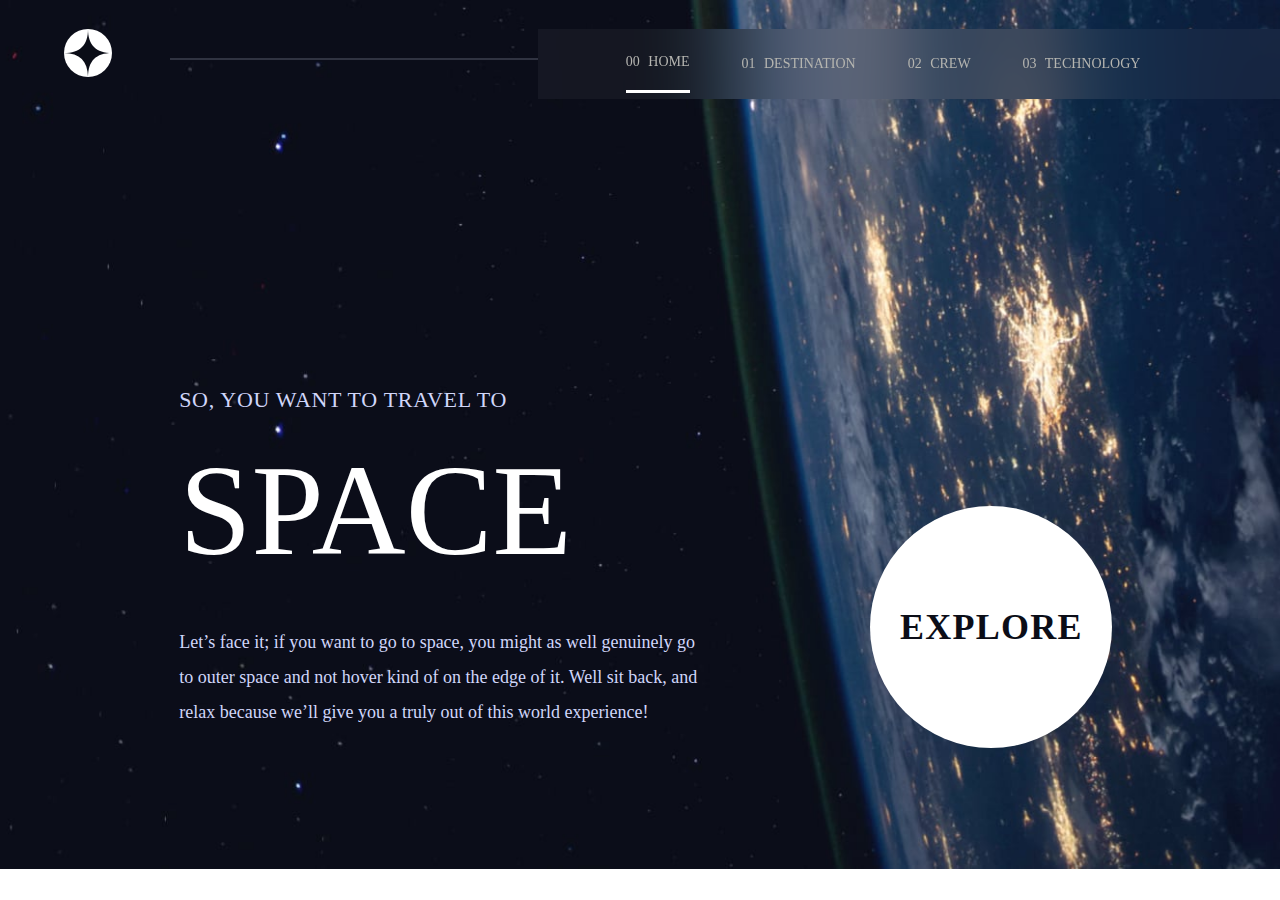
<file: index.html>
<!DOCTYPE html>
<html lang="en">
<head>
  <meta charset="UTF-8">
  <meta name="viewport" content="width=device-width, initial-scale=1.0">
  <link rel="icon" type="image/png" sizes="32x32" href="./images/favicon-32x32.png">
  <title>Frontend Mentor | Space tourism website</title>
  <link rel="stylesheet" href="styles.css"/>
  <link rel="stylesheet" type="text/css" href="normalize.css"/>
</head>
<body>
  <section class="page">
    <section class="top">
      <div class="logo">
        <img src="assets/shared/logo.svg" alt="" class="logo"/>
        <div class="line"></div>
      </div>
      <div class="menu-icon">
        <img src="assets/shared/icon-hamburger.svg" alt="" class="menu-icon"/>
      </div>
      <nav class="navigations">
        <div class="home">
          <span class="zero-00">00</span>
          <a href="index.html">Home</a>
        </div>
        <div class="destination">
          <span class="one-01">01</span>
          <a href="destination-moon.html">Destination</a>
        </div>
        <div class="crew">
          <span class="two-02">02</span>
          <a href="crew-commander.html">Crew</a>
        </div> 
        <div class="technology">
          <span class="three-03">03</span>
          <a href="technology-vehicle.html">Technology</a>
        </div>
      </nav>
    </section>
    <section class="bottom">
      <div class="left-side">
        <p class="so">SO, YOU WANT TO TRAVEL TO</p>
        <p class="space">SPACE</p>
        <p class="p1">Let’s face it; if you want to go to space, you might as well genuinely go to 
        outer space and not hover kind of on the edge of it. Well sit back, and relax 
        because we’ll give you a truly out of this world experience!</p>
      </div>
      <div class="right-side">
        <h2 class="explore">EXPLORE</h2>
      </div>
    </section>
  </section>
</body>
</html>
</file>
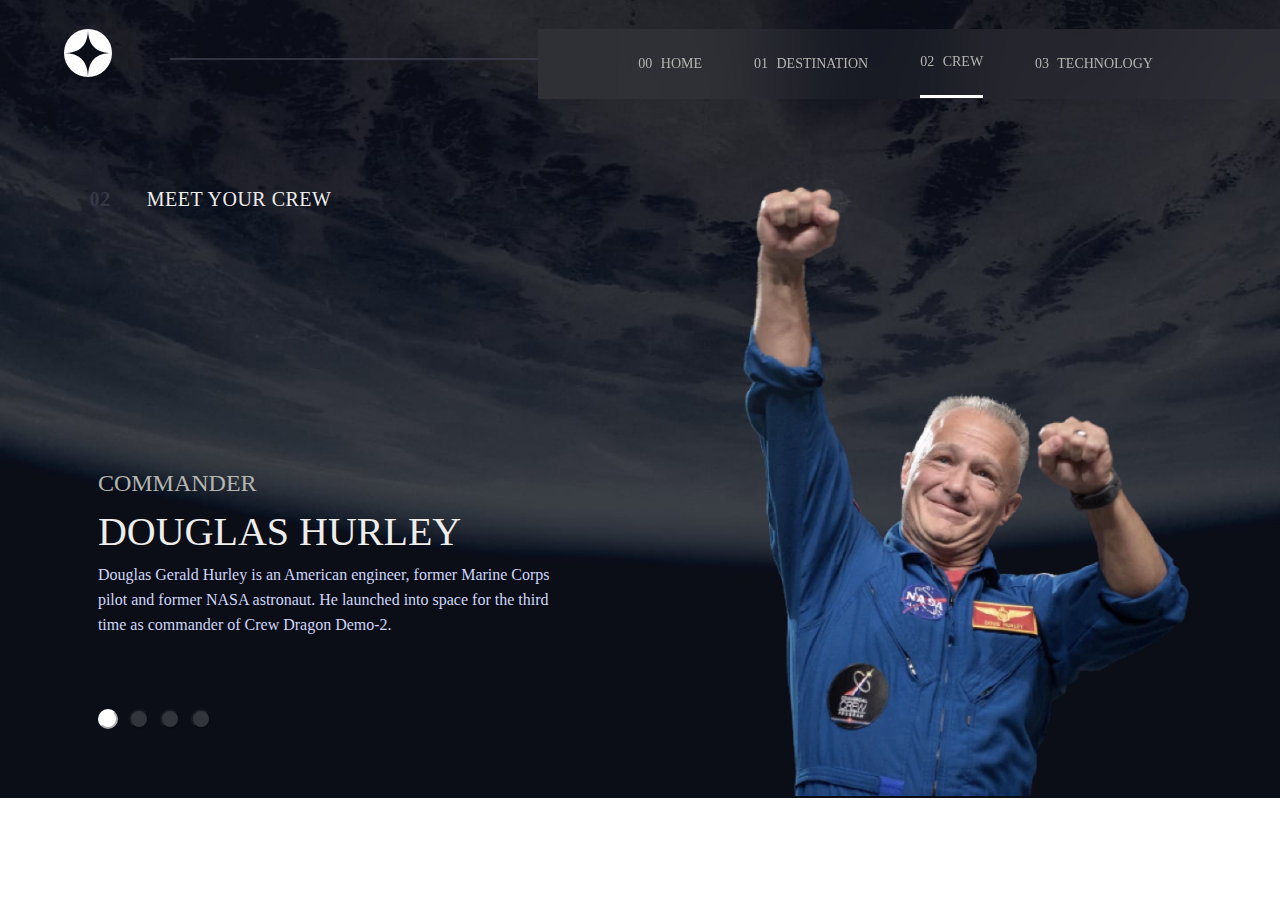
<file: crew-commander.html>
<!DOCTYPE html>
<html lang="en">
  <head>
    <meta charset="UTF-8">
    <meta name="viewport" content="width=device-width, initial-scale=1.0">
    <link rel="icon" type="image/png" sizes="32x32" href="./images/favicon-32x32.png">
    <title>Frontend Mentor | Space tourism website</title>
    <link rel="stylesheet" href="crew-commander.css"/>
    <link rel="stylesheet" type="text/css" href="normalize.css"/>
  </head>
<body>
  <section class="page">
    <section class="top">
      <div class="logo">
        <img src="assets/shared/logo.svg" alt="" class="logo"/>
        <div class="line"></div>
      </div>
      <div class="menu-icon">
        <img src="assets/shared/icon-hamburger.svg" alt="" class="menu-icon"/>
      </div>
      <nav class="navigations">
        <div class="home">
          <span class="zero-00">00</span>
          <a href="index.html">Home</a>
        </div>
        <div class="destination">
          <span class="one-01">01</span>
          <a href="destination-moon.html">Destination</a>
        </div>
        <div class="crew">
          <span class="two-02">02</span>
          <a href="crew-commander.html">Crew</a>
        </div> 
        <div class="technology">
          <span class="three-03">03</span>
          <a href="technology-vehicle.html">Technology</a>
        </div>
      </nav>
    </section>
    <div class="meet-crew">
      <div class="number">02</div>
      <div class="meet">Meet your crew</div>
    </div>
    <section class="bottom">
      <img src="assets/crew/image-douglas-hurley.webp" alt="" class="image"/>
      <div class="border"></div>
      <div class="left-side">
        <div class="dots">
          <div>
            <a href="crew-commander.html">
              <button type="button" class="dot-1"></button>
            </a>
          </div>
          <div>
            <a href="crew-specialist.html">
              <button type="button" class="dot-2"></button>
            </a>
          </div>
          <div>
            <a href="crew-pilot.html">
              <button type="button" class="dot-3"></button>
            </a>
          </div>
          <div>
            <a href="crew-engineer.html">
              <button type="button" class="dot-4"></button>
            </a>
          </div>
        </div>
        <div class="commander-area">
          <p class="commander">Commander</p>
          <p class="name">Douglas Hurley</p>
          <p class="p1">Douglas Gerald Hurley is an American engineer, former Marine Corps pilot 
          and former NASA astronaut. He launched into space for the third time as 
          commander of Crew Dragon Demo-2.</p>
        </div>
      </div>
    </section>
  </section>
</body>
</html>
</file>
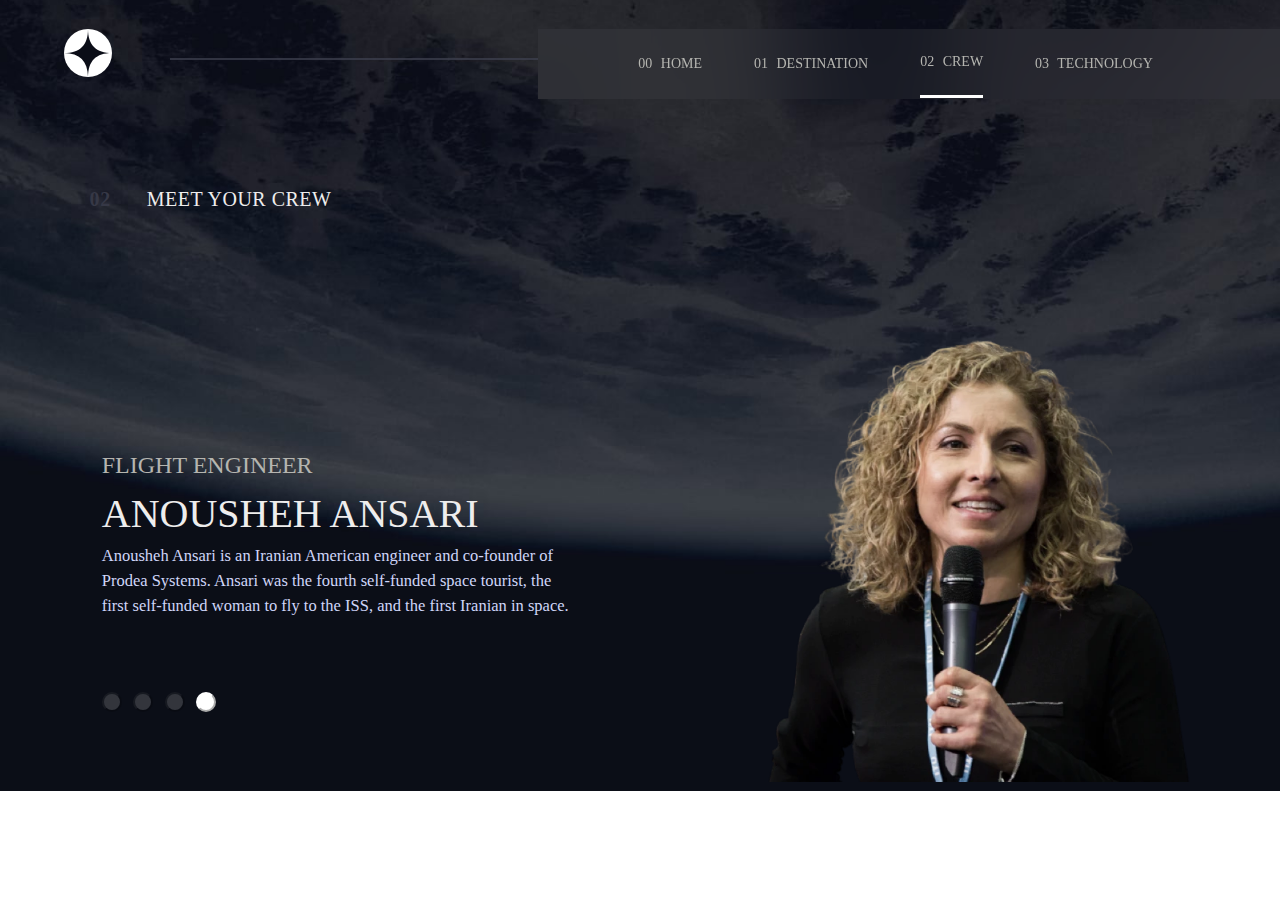
<file: crew-engineer.html>
<!DOCTYPE html>
<html lang="en">
  <head>
    <meta charset="UTF-8">
    <meta name="viewport" content="width=device-width, initial-scale=1.0">
    <link rel="icon" type="image/png" sizes="32x32" href="./images/favicon-32x32.png">
    <title>Frontend Mentor | Space tourism website</title>
    <link rel="stylesheet" href="crew-engineer.css"/>
    <link rel="stylesheet" type="text/css" href="normalize.css"/>
  </head>
<body>
  <section class="page">
    <section class="top">
      <div class="logo">
        <img src="assets/shared/logo.svg" alt="" class="logo"/>
        <div class="line"></div>
      </div>
      <div class="menu-icon">
        <img src="assets/shared/icon-hamburger.svg" alt="" class="menu-icon"/>
      </div>
      <nav class="navigations">
        <div class="home">
          <span class="zero-00">00</span>
          <a href="index.html">Home</a>
        </div>
        <div class="destination">
          <span class="one-01">01</span>
          <a href="destination-moon.html">Destination</a>
        </div>
        <div class="crew">
          <span class="two-02">02</span>
          <a href="crew-commander.html">Crew</a>
        </div> 
        <div class="technology">
          <span class="three-03">03</span>
          <a href="technology-vehicle.html">Technology</a>
        </div>
      </nav>
    </section>
    <div class="meet-crew">
      <div class="number">02</div>
      <div class="meet">Meet your crew</div>
    </div>
    <section class="bottom">
      <img src="assets/crew/image-anousheh-ansari.webp" alt="" class="image"/>
      <div class="border"></div>
      <div class="left-side">
        <div class="dots">
          <div>
            <a href="crew-commander.html">
              <button type="button" class="dot-1"></button>
            </a>
          </div>
          <div>
            <a href="crew-specialist.html">
              <button type="button" class="dot-2"></button>
            </a>
          </div>
          <div>
            <a href="crew-pilot.html">
              <button type="button" class="dot-3"></button>
            </a>
          </div>
          <div>
            <a href="crew-engineer.html">
              <button type="button" class="dot-4"></button>
            </a>
          </div>
        </div>
        <div class="engineer-area">
          <p class="engineer">Flight Engineer</p>
          <p class="name">Anousheh Ansari</p>
          <p class="p1"> Anousheh Ansari is an Iranian American engineer and co-founder of Prodea Systems. 
          Ansari was the fourth self-funded space tourist, the first self-funded woman to 
          fly to the ISS, and the first Iranian in space.</p>
        </div>
      </div>
    </section>
  </section>
</body>
</html>
</file>
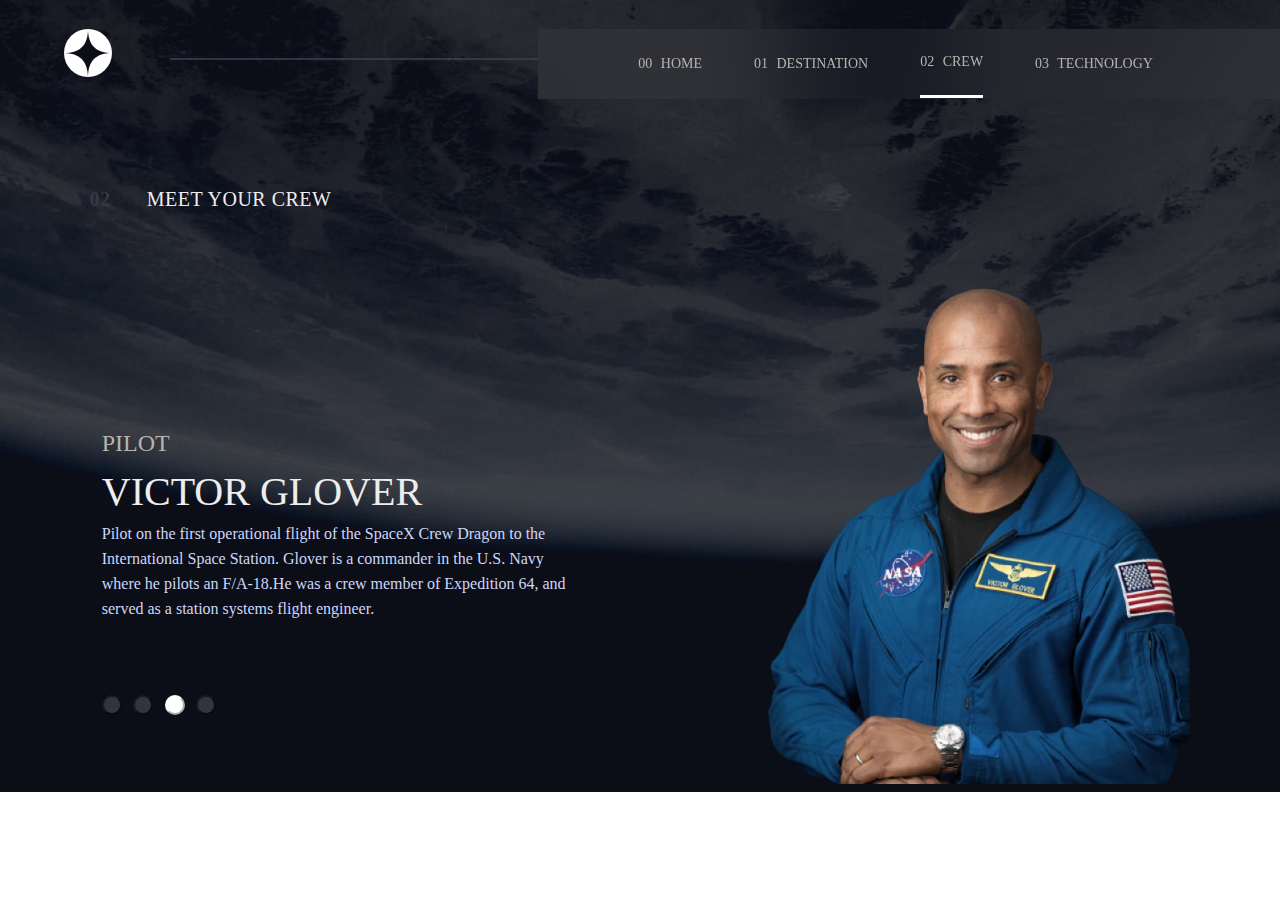
<file: crew-pilot.html>
<!DOCTYPE html>
<html lang="en">
  <head>
    <meta charset="UTF-8">
    <meta name="viewport" content="width=device-width, initial-scale=1.0">
    <link rel="icon" type="image/png" sizes="32x32" href="./images/favicon-32x32.png">
    <title>Frontend Mentor | Space tourism website</title>
    <link rel="stylesheet" href="crew-pilot.css"/>
    <link rel="stylesheet" type="text/css" href="normalize.css"/>
  </head>
<body>
  <section class="page">
    <section class="top">
      <div class="logo">
        <img src="assets/shared/logo.svg" alt="" class="logo"/>
        <div class="line"></div>
      </div>
      <div class="menu-icon">
        <img src="assets/shared/icon-hamburger.svg" alt="" class="menu-icon"/>
      </div>
      <nav class="navigations">
        <div class="home">
          <span class="zero-00">00</span>
          <a href="index.html">Home</a>
        </div>
        <div class="destination">
          <span class="one-01">01</span>
          <a href="destination-moon.html">Destination</a>
        </div>
        <div class="crew">
          <span class="two-02">02</span>
          <a href="crew-commander.html">Crew</a>
        </div> 
        <div class="technology">
          <span class="three-03">03</span>
          <a href="technology-vehicle.html">Technology</a>
        </div>
      </nav>
    </section>
    <div class="meet-crew">
      <div class="number">02</div>
      <div class="meet">Meet your crew</div>
    </div>
    <section class="bottom">
      <img src="assets/crew/image-victor-glover.webp" alt="" class="image"/>
      <div class="border"></div>
      <div class="left-side">
        <div class="dots">
          <div>
            <a href="crew-commander.html">
              <button type="button" class="dot-1"></button>
            </a>
          </div>
          <div>
            <a href="crew-specialist.html">
              <button type="button" class="dot-2"></button>
            </a>
          </div>
          <div>
            <a href="crew-pilot.html">
              <button type="button" class="dot-3"></button>
            </a>
          </div>
          <div>
            <a href="crew-engineer.html">
              <button type="button" class="dot-4"></button>
            </a>
          </div>
        </div>
        <div class="pilot-area">
          <p class="pilot">Pilot</p>
          <p class="name">Victor Glover</p>
          <p class="p1"> Pilot on the first operational flight of the SpaceX Crew Dragon to the 
          International Space Station. Glover is a commander in the U.S. Navy where 
          he pilots an F/A-18.He was a crew member of Expedition 64, and served as a 
          station systems flight engineer. </p>
        </div>
      </div>
    </section>
  </section>
</body>
</html>
</file>
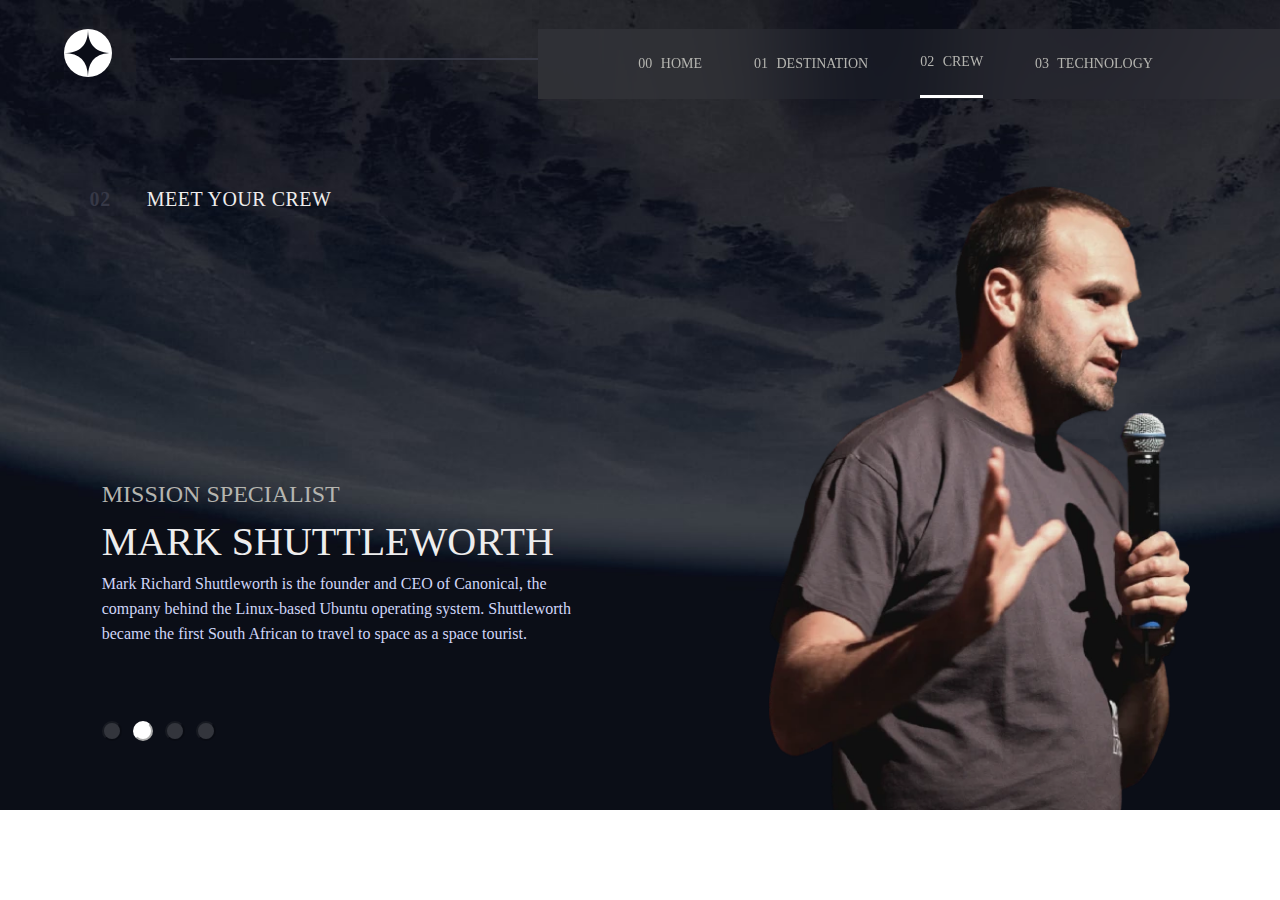
<file: crew-specialist.html>
<!DOCTYPE html>
<html lang="en">
  <head>
    <meta charset="UTF-8">
    <meta name="viewport" content="width=device-width, initial-scale=1.0">
    <link rel="icon" type="image/png" sizes="32x32" href="./images/favicon-32x32.png">
    <title>Frontend Mentor | Space tourism website</title>
    <link rel="stylesheet" href="crew-specialist.css"/>
    <link rel="stylesheet" type="text/css" href="normalize.css"/>
  </head>
<body>
  <section class="page">
    <section class="top">
      <div class="logo">
        <img src="assets/shared/logo.svg" alt="" class="logo"/>
        <div class="line"></div>
      </div>
      <div class="menu-icon">
        <img src="assets/shared/icon-hamburger.svg" alt="" class="menu-icon"/>
      </div>
      <nav class="navigations">
        <div class="home">
          <span class="zero-00">00</span>
          <a href="index.html">Home</a>
        </div>
        <div class="destination">
          <span class="one-01">01</span>
          <a href="destination-moon.html">Destination</a>
        </div>
        <div class="crew">
          <span class="two-02">02</span>
          <a href="crew-commander.html">Crew</a>
        </div> 
        <div class="technology">
          <span class="three-03">03</span>
          <a href="technology-vehicle.html">Technology</a>
        </div>
      </nav>
    </section>
    <div class="meet-crew">
      <div class="number">02</div>
      <div class="meet">Meet your crew</div>
    </div>
    <section class="bottom">
      <img src="assets/crew/image-mark-shuttleworth.webp" alt="" class="image"/>
      <div class="border"></div>
      <div class="left-side">
        <div class="dots">
          <div>
            <a href="crew-commander.html">
              <button type="button" class="dot-1"></button>
            </a>
          </div>
          <div>
            <a href="crew-specialist.html">
              <button type="button" class="dot-2"></button>
            </a>
          </div>
          <div>
            <a href="crew-pilot.html">
              <button type="button" class="dot-3"></button>
            </a>
          </div>
          <div>
            <a href="crew-engineer.html">
              <button type="button" class="dot-4"></button>
            </a>
          </div>
        </div>
        <div class="specialist-area">
          <p class="specialist">Mission Specialist</p>
          <p class="name">Mark Shuttleworth</p>
          <p class="p1">Mark Richard Shuttleworth is the founder and CEO of Canonical, the company behind 
          the Linux-based Ubuntu operating system. Shuttleworth became the first South 
          African to travel to space as a space tourist.</p>
        </div>
      </div>
    </section>
  </section>
</body>
</html>
</file>
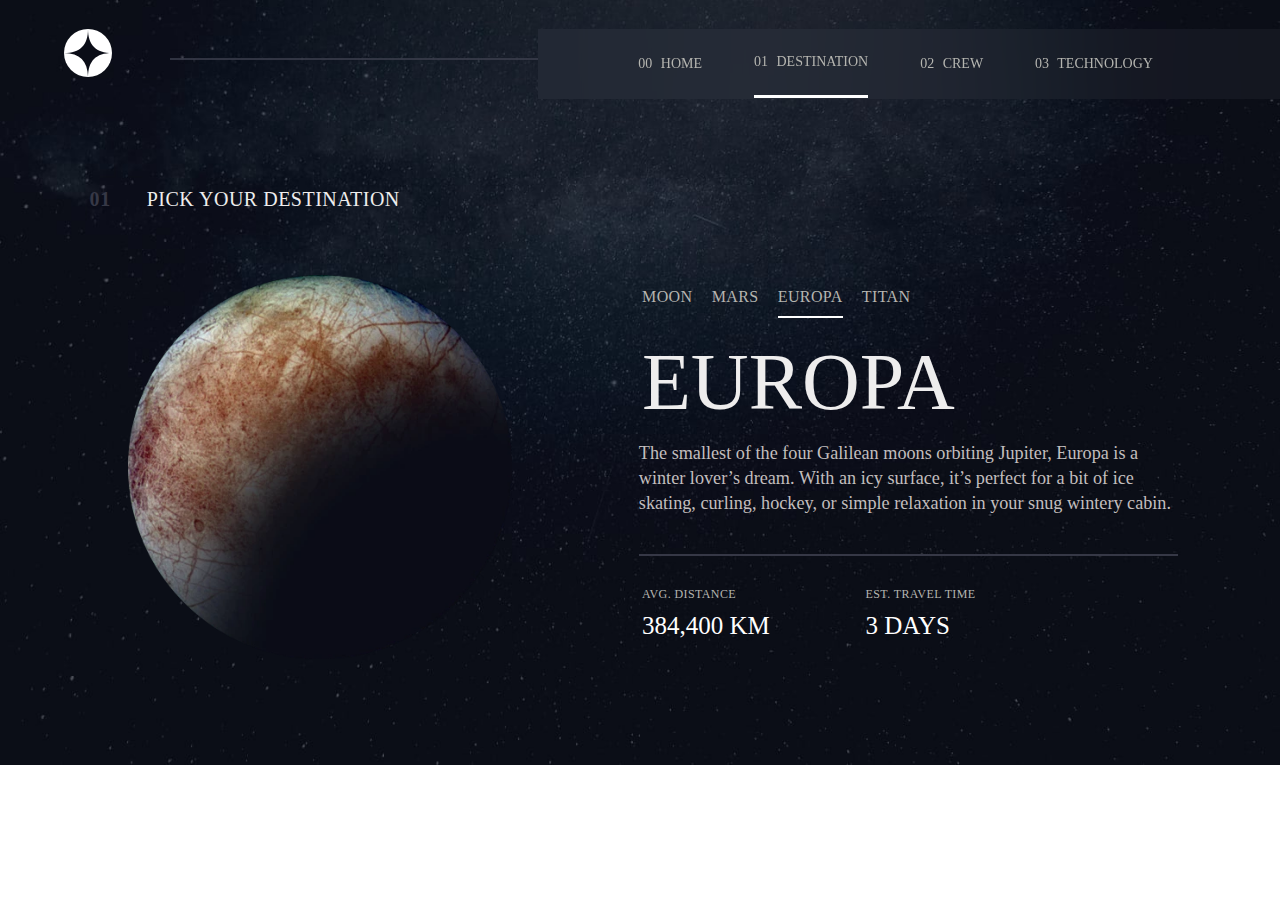
<file: destination-europa.html>
<!DOCTYPE html>
<html lang="en">
  <head>
    <meta charset="UTF-8">
    <meta name="viewport" content="width=device-width, initial-scale=1.0">
    <link rel="icon" type="image/png" sizes="32x32" href="./images/favicon-32x32.png">
    <title>Frontend Mentor | Space tourism website</title>
    <link rel="stylesheet" href="destination-europa.css"/>
    <link rel="stylesheet" type="text/css" href="normalize.css"/>
  </head>
<body>
  <section class="page">
    <section class="top">
      <div class="logo">
        <img src="assets/shared/logo.svg" alt="" class="logo"/>
        <div class="line"></div>
      </div>
      <div class="menu-icon">
        <img src="assets/shared/icon-hamburger.svg" alt="" class="menu-icon"/>
      </div>
      <nav class="navigations">
        <div class="home">
          <span class="zero-00">00</span>
          <a href="index.html">Home</a>
        </div>
        <div class="destination">
          <span class="one-01">01</span>
          <a href="destination-moon.html">Destination</a>
        </div>
        <div class="crew">
          <span class="two-02">02</span>
          <a href="crew-commander.html">Crew</a>
        </div> 
        <div class="technology">
          <span class="three-03">03</span>
          <a href="technology-vehicle.html">Technology</a>
        </div>
      </nav>
    </section>
    <div class="pick-destination">
      <div class="number">01</div>
      <div class="pick">Pick your destination</div> 
    </div>
    <section class="bottom">
      <img src="assets/destination/image-europa.webp" alt="" class="image"/>
      <div class="right-side">
        <div class="places">
          <a href="destination-moon.html" class="moon">Moon</a>
          <a href="destination-mars.html" class="mars">Mars</a>
          <a href="destination-europa.html" class="europa">Europa</a>
          <a href="destination-titan.html" class="titan">Titan</a>
        </div>
        <div class="europa-area">
          <p class="big-europa">Europa</p>
          <p class="p1">The smallest of the four Galilean moons orbiting Jupiter, Europa is a 
          winter lover’s dream. With an icy surface, it’s perfect for a bit of 
          ice skating, curling, hockey, or simple relaxation in your snug 
          wintery cabin.</p>
        </div>
        <div class="last-part">
          <div class="avg-distance">
            <p class="distance">Avg. distance</p>
            <p class="km">384,400 km</p>
          </div>
          <div class="time">
            <p class="travel-time">Est. travel time</p>
            <p class="days">3 days</p>
          </div>  
        </div>
      </div>
    </section>
  </section>
</body>
</html>
</file>
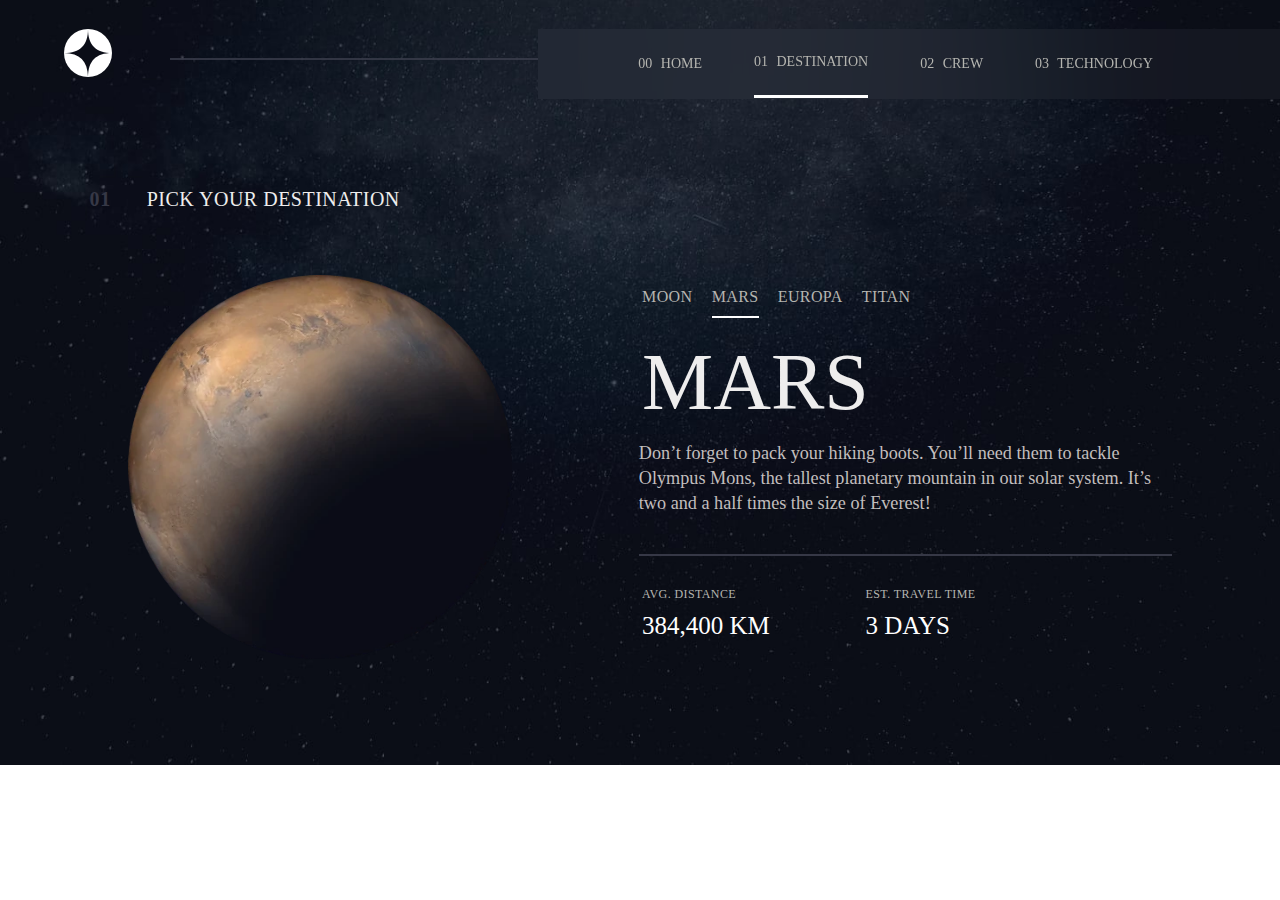
<file: destination-mars.html>
<!DOCTYPE html>
<html lang="en">
  <head>
    <meta charset="UTF-8">
    <meta name="viewport" content="width=device-width, initial-scale=1.0">
    <link rel="icon" type="image/png" sizes="32x32" href="./images/favicon-32x32.png">
    <title>Frontend Mentor | Space tourism website</title>
    <link rel="stylesheet" href="destination-mars.css"/>
    <link rel="stylesheet" type="text/css" href="normalize.css"/>
  </head>
<body>
  <section class="page">
    <section class="top">
      <div class="logo">
        <img src="assets/shared/logo.svg" alt="" class="logo"/>
        <div class="line"></div>
      </div>
      <div class="menu-icon">
        <img src="assets/shared/icon-hamburger.svg" alt="" class="menu-icon"/>
      </div>
      <nav class="navigations">
        <div class="home">
          <span class="zero-00">00</span>
          <a href="index.html">Home</a>
        </div>
        <div class="destination">
          <span class="one-01">01</span>
          <a href="destination-moon.html">Destination</a>
        </div>
        <div class="crew">
          <span class="two-02">02</span>
          <a href="crew-commander.html">Crew</a>
        </div> 
        <div class="technology">
          <span class="three-03">03</span>
          <a href="technology-vehicle.html">Technology</a>
        </div>
      </nav>
    </section>
    <div class="pick-destination">
      <div class="number">01</div>
      <div class="pick">Pick your destination</div> 
    </div>
    <section class="bottom">
      <img src="assets/destination/image-mars.webp" alt="" class="image"/>
      <div class="right-side">
        <div class="places">
          <a href="destination-moon.html" class="moon">Moon</a>
          <a href="destination-mars.html" class="mars">Mars</a>
          <a href="destination-europa.html" class="europa">Europa</a>
          <a href="destination-titan.html" class="titan">Titan</a>
        </div>
        <div class="mars-area">
          <p class="big-mars">Mars</p>
          <p class="p1">Don’t forget to pack your hiking boots. You’ll need them to tackle Olympus Mons, 
          the tallest planetary mountain in our solar system. It’s two and a half times 
          the size of Everest!</p>
        </div>
        <div class="last-part">
          <div class="avg-distance">
            <p class="distance">Avg. distance</p>
            <p class="km">384,400 km</p>
          </div>
          <div class="time">
            <p class="travel-time">Est. travel time</p>
            <p class="days">3 days</p>
          </div>
        </div>
      </div>  
    </section>
  </section>
</body>
</html>
</file>
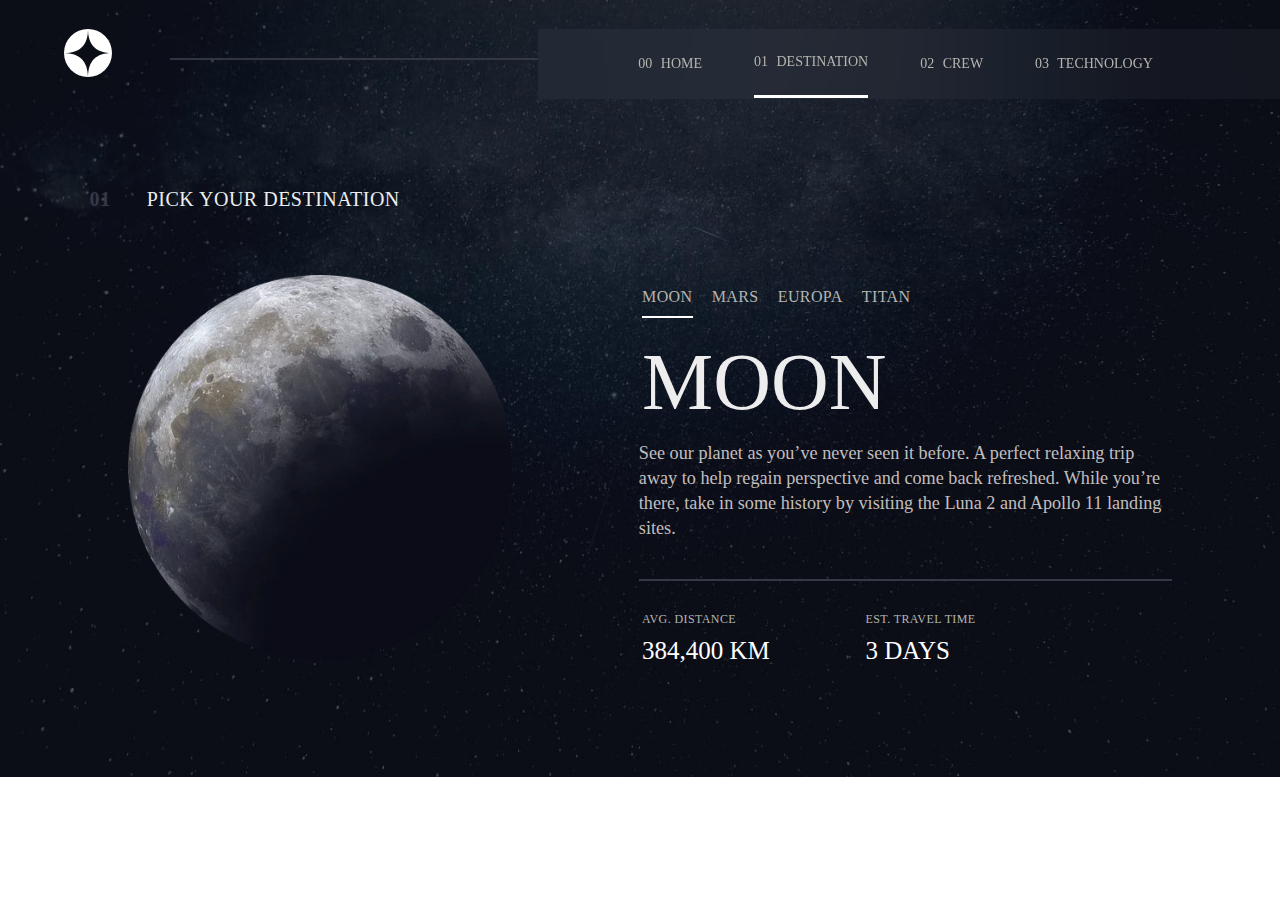
<file: destination-moon.html>
<!DOCTYPE html>
<html lang="en">
  <head>
    <meta charset="UTF-8">
    <meta name="viewport" content="width=device-width, initial-scale=1.0">
    <link rel="icon" type="image/png" sizes="32x32" href="./images/favicon-32x32.png">
    <title>Frontend Mentor | Space tourism website</title>
    <link rel="stylesheet" href="destination-moon.css"/>
    <link rel="stylesheet" type="text/css" href="normalize.css"/>
  </head>
<body>
  <section class="page">
    <section class="top">
      <div class="logo">
        <img src="assets/shared/logo.svg" alt="" class="logo"/>
        <div class="line"></div>
      </div>
      <div class="menu-icon">
        <img src="assets/shared/icon-hamburger.svg" alt="" class="menu-icon"/>
      </div>
      <nav class="navigations">
        <div class="home">
          <span class="zero-00">00</span>
          <a href="index.html">Home</a>
        </div>
        <div class="destination">
          <span class="one-01">01</span>
          <a href="destination-moon.html">Destination</a>
        </div>
        <div class="crew">
          <span class="two-02">02</span>
          <a href="crew-commander.html">Crew</a>
        </div> 
        <div class="technology">
          <span class="three-03">03</span>
          <a href="technology-vehicle.html">Technology</a>
        </div>
      </nav>
    </section>
    <div class="pick-destination">
      <div class="number">01</div>
      <div class="pick">Pick your destination</div> 
    </div>
    <section class="bottom">
      <img src="assets/destination/image-moon.webp" alt="" class="image"/>
      <div class="right-side">
        <div class="places">
          <a href="destination-moon.html" class="moon">Moon</a>
          <a href="destination-mars.html" class="mars">Mars</a>
          <a href="destination-europa.html" class="europa">Europa</a>
          <a href="destination-titan.html" class="titan">Titan</a>
        </div>
        <div class="moon-area">
          <p class="big-moon">Moon</p>
          <p class="p1">See our planet as you’ve never seen it before. A perfect relaxing trip away to help 
          regain perspective and come back refreshed. While you’re there, take in some history 
          by visiting the Luna 2 and Apollo 11 landing sites.</p> 
        </div>
        <div class="last-part">
          <div class="avg-distance">
            <p class="distance">Avg. distance</p>
            <p class="km">384,400 km</p>
          </div>
          <div class="time">
            <p class="travel-time">Est. travel time</p>
            <p class="days">3 days</p>
          </div>  
        </div>
      </div>
    </section>
  </section>
</body>
</html>
</file>
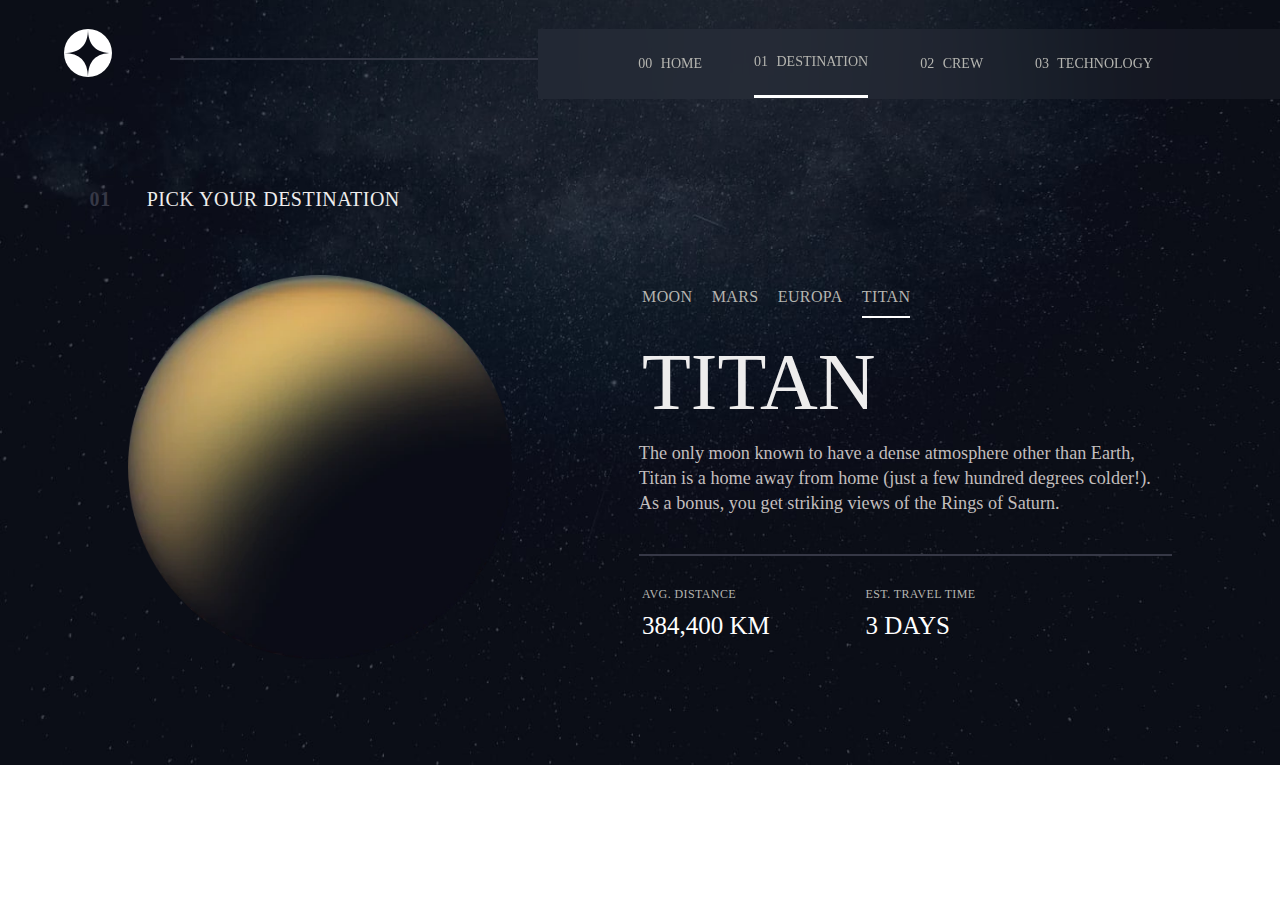
<file: destination-titan.html>
<!DOCTYPE html>
<html lang="en">
  <head>
    <meta charset="UTF-8">
    <meta name="viewport" content="width=device-width, initial-scale=1.0">
    <link rel="icon" type="image/png" sizes="32x32" href="./images/favicon-32x32.png">
    <title>Frontend Mentor | Space tourism website</title>
    <link rel="stylesheet" href="destination-titan.css"/>
    <link rel="stylesheet" type="text/css" href="normalize.css"/>
  </head>
<body>
  <section class="page">
    <section class="top">
      <div class="logo">
        <img src="assets/shared/logo.svg" alt="" class="logo"/>
        <div class="line"></div>
      </div>
      <div class="menu-icon">
        <img src="assets/shared/icon-hamburger.svg" alt="" class="menu-icon"/>
      </div>
      <nav class="navigations">
        <div class="home">
          <span class="zero-00">00</span>
          <a href="index.html">Home</a>
        </div>
        <div class="destination">
          <span class="one-01">01</span>
          <a href="destination-moon.html">Destination</a>
        </div>
        <div class="crew">
          <span class="two-02">02</span>
          <a href="crew-commander.html">Crew</a>
        </div> 
        <div class="technology">
          <span class="three-03">03</span>
          <a href="technology-vehicle.html">Technology</a>
        </div>
      </nav>
    </section>
    <div class="pick-destination">
      <div class="number">01</div>
      <div class="pick">Pick your destination</div> 
    </div>
    <section class="bottom">
      <img src="assets/destination/image-titan.webp" alt="" class="image"/>
      <div class="right-side">
        <div class="places">
          <a href="destination-moon.html" class="moon">Moon</a>
          <a href="destination-mars.html" class="mars">Mars</a>
          <a href="destination-europa.html" class="europa">Europa</a>
          <a href="destination-titan.html" class="titan">Titan</a>
        </div>
        <div class="titan-area">
          <p class="big-titan">Titan</p>
          <p class="p1">The only moon known to have a dense atmosphere other than Earth, Titan 
          is a home away from home (just a few hundred degrees colder!). As a 
          bonus, you get striking views of the Rings of Saturn.</p>
        </div>
        <div class="last-part">
          <div class="avg-distance">
            <p class="distance">Avg. distance</p>
            <p class="km">384,400 km</p>
          </div>
          <div class="time">
            <p class="travel-time">Est. travel time</p>
            <p class="days">3 days</p>
          </div>   
        </div>
      </div>
    </section>
  </section>
</body>
</html>
</file>
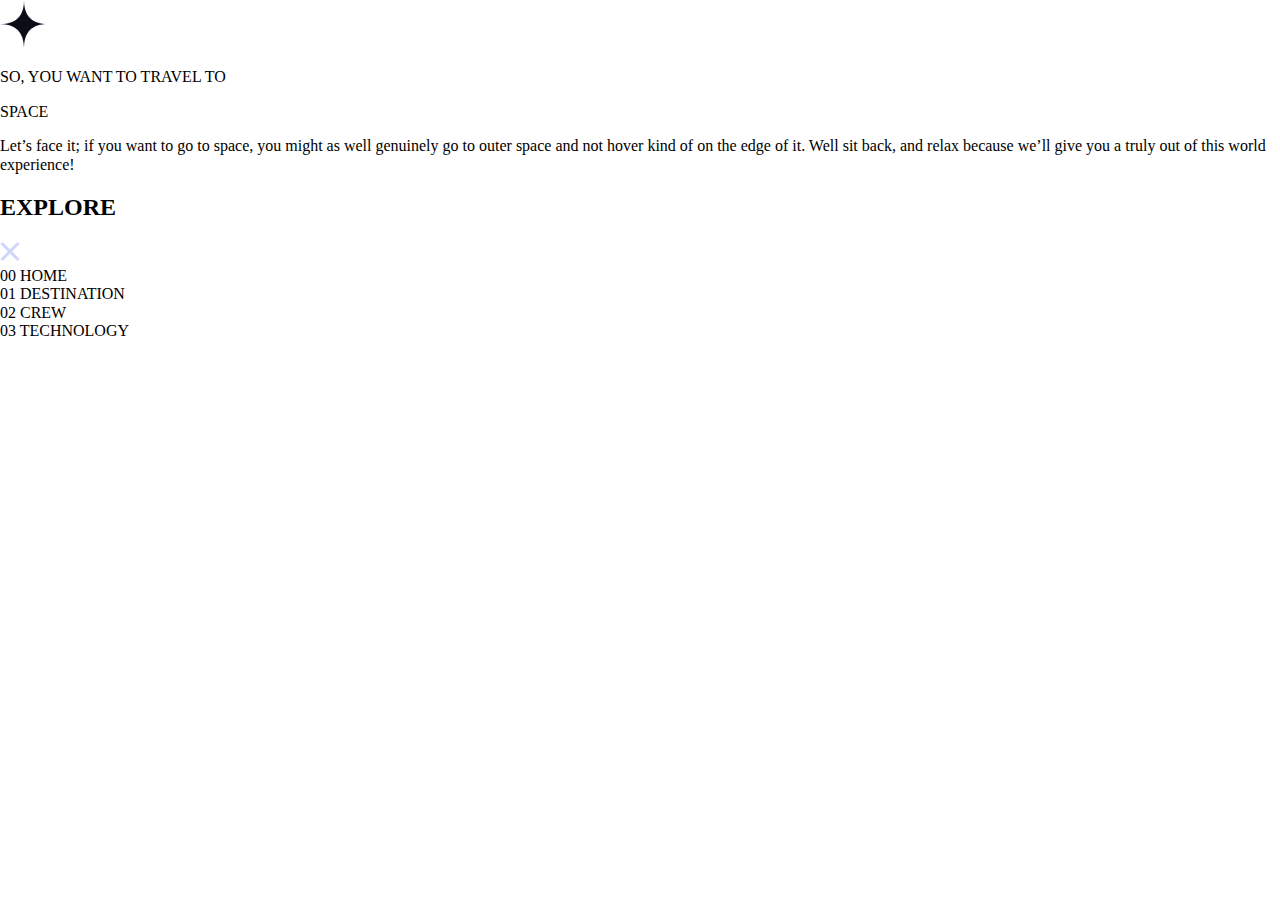
<file: mobile-menu.html>
<!DOCTYPE html>
<html lang="en">
<head>
  <meta charset="UTF-8">
  <meta name="viewport" content="width=device-width, initial-scale=1.0">
  <link rel="icon" type="image/png" sizes="32x32" href="./images/favicon-32x32.png">
  <title>Frontend Mentor | Space tourism website</title>
  <link rel="stylesheet" href="mobile-menu.css"/>
  <link rel="stylesheet" type="text/css" href="normalize.css"/>
</head>
<body>
  <section class="page">
    <section class="inner-side">
        <section class="top">
            <div class="logo">
                <img src="assets/shared/logo.svg" alt="" class="logo"/>
            </div>
        </section>
        <section class="bottom">
            <div class="left-side">
                <p class="so">SO, YOU WANT TO TRAVEL TO</p>
                <p class="space">SPACE</p>
                <p class="p1">Let’s face it; if you want to go to space, you might as well genuinely go to 
                outer space and not hover kind of on the edge of it. Well sit back, and relax 
                because we’ll give you a truly out of this world experience!</p>
            </div>
            <div class="right-side">
                <h2 class="explore">EXPLORE</h2>
            </div>
        </section>
    </section>
    <section class="blur-side">
        <div class="menu-icon-close">
            <img src="assets/shared/icon-close.svg" alt="" class="menu-icon-close"/>
        </div>
        <nav class="navigations">
            <div class="home">00 HOME</div> 
            <div class="destination">01 DESTINATION</div> 
            <div class="crew">02 CREW</div> 
            <div class="technology">03 TECHNOLOGY</div> 
        </nav>
    </section>
  </section>
</body>
</html>
</file>
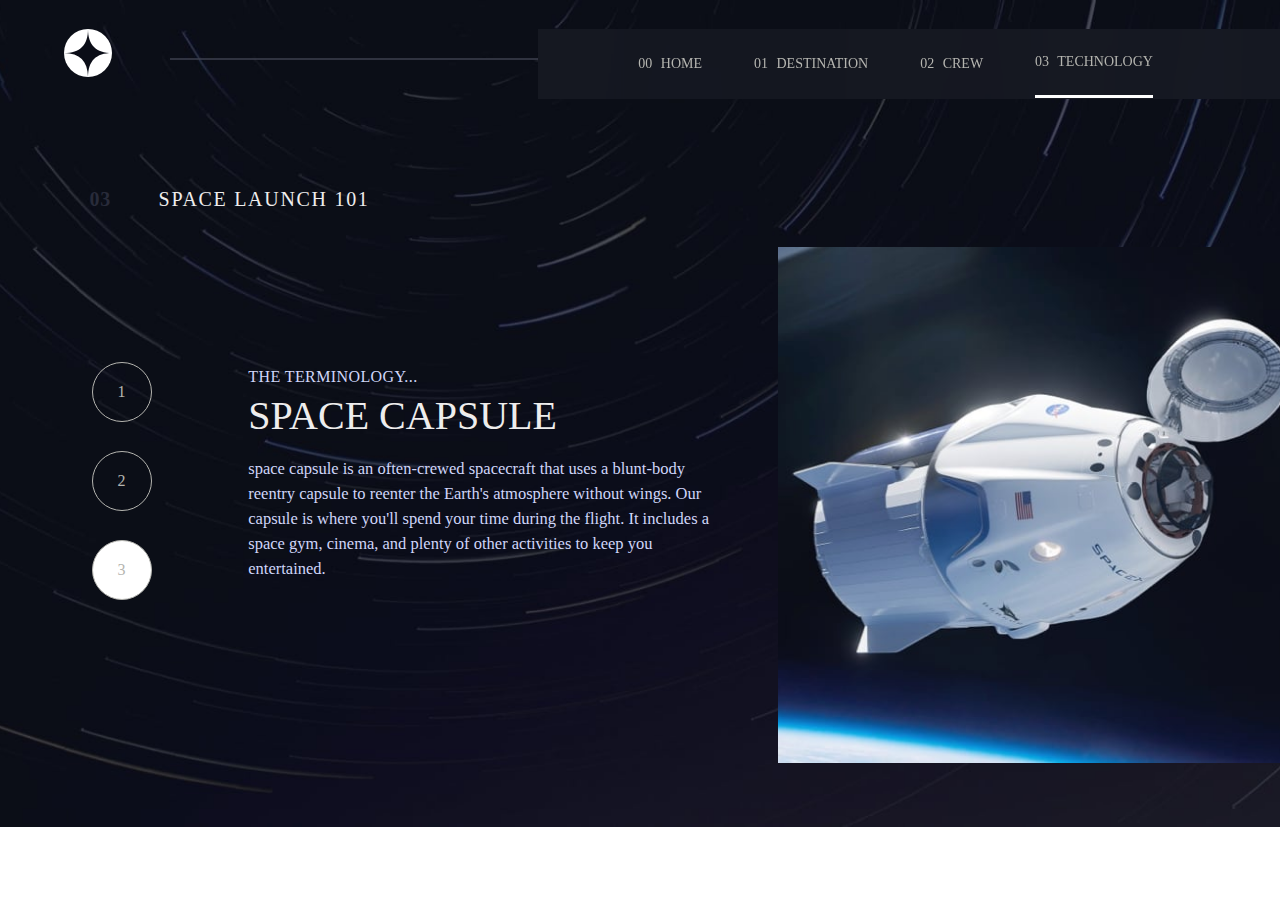
<file: technology-capsule.html>
<!DOCTYPE html>
<html lang="en">
  <head>
    <meta charset="UTF-8">
    <meta name="viewport" content="width=device-width, initial-scale=1.0">
    <link rel="icon" type="image/png" sizes="32x32" href="./images/favicon-32x32.png">
    <title>Frontend Mentor | Space tourism website</title>
    <link rel="stylesheet" href="technology-capsule.css"/>
    <link rel="stylesheet" type="text/css" href="normalize.css"/>
  </head>
<body>
  <section class="page">
    <section class="top">
      <div class="logo">
        <img src="assets/shared/logo.svg" alt="" class="logo"/>
        <div class="line"></div>
      </div>
      <div class="menu-icon">
        <img src="assets/shared/icon-hamburger.svg" alt="" class="menu-icon"/>
      </div>
      <nav class="navigations">
        <div class="home">
          <span class="zero-00">00</span>
          <a href="index.html">Home</a>
        </div>
        <div class="destination">
          <span class="one-01">01</span>
          <a href="destination-moon.html">Destination</a>
        </div>
        <div class="crew">
          <span class="two-02">02</span>
          <a href="crew-commander.html">Crew</a>
        </div> 
        <div class="technology">
          <span class="three-03">03</span>
          <a href="technology-vehicle.html">Technology</a>
        </div>
      </nav>
    </section>
    <div class="space-launch">
      <div class="number">03</div>
      <div class="space">SPACE LAUNCH 101</div> 
    </div>
    <section class="bottom">
      <div class="image">
        <img src="assets/technology/image-space-capsule-landscape.jpg" alt="" class="image"/>
      </div>
      <div class="numbers">
        <a href="technology-vehicle.html" class="one">1</a>
        <a href="technology-spaceport.html" class="two">2</a>
        <a href="technology-capsule.html" class="three">3</a>
      </div>
      <div class="space-capsule">
        <p class="terminology">The terminology...</p>
        <p class="spacecapsule">SPACE CAPSULE</p>
        <p class="p1"> space capsule is an often-crewed spacecraft that uses a blunt-body reentry 
        capsule to reenter the Earth's atmosphere without wings. Our capsule is where 
        you'll spend your time during the flight. It includes a space gym, cinema, 
        and plenty of other activities to keep you entertained.</p>
      </div>
      <div class="image-2">
        <img src="assets/technology/image-space-capsule-portrait.jpg" alt="" class="image2"/>
      </div>
    </section>
  </section>
</body>
</html>
</file>
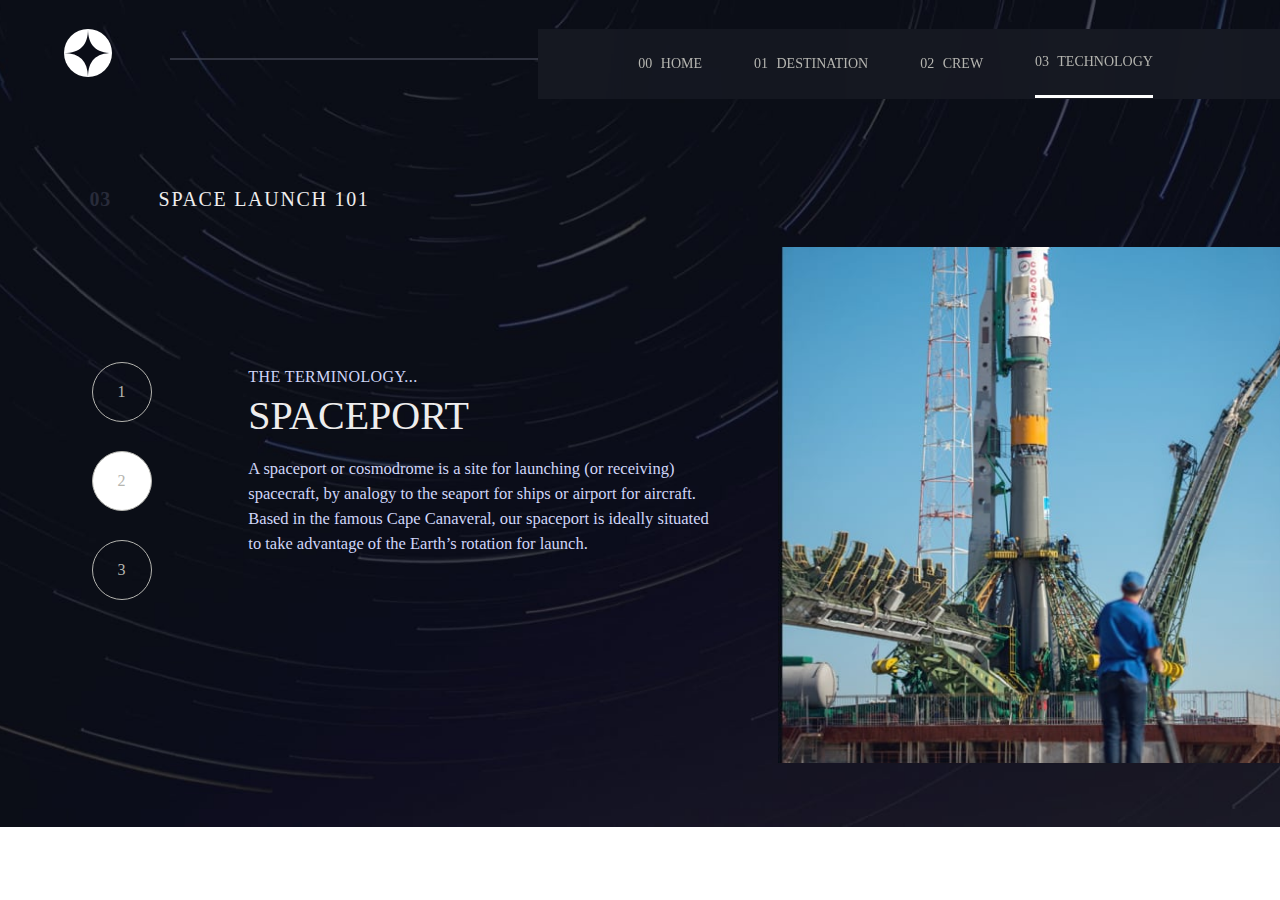
<file: technology-spaceport.html>
<!DOCTYPE html>
<html lang="en">
  <head>
    <meta charset="UTF-8">
    <meta name="viewport" content="width=device-width, initial-scale=1.0">
    <link rel="icon" type="image/png" sizes="32x32" href="./images/favicon-32x32.png">
    <title>Frontend Mentor | Space tourism website</title>
    <link rel="stylesheet" href="technology-spaceport.css"/>
    <link rel="stylesheet" type="text/css" href="normalize.css"/>
  </head>
<body>
  <section class="page">
    <section class="top">
      <div class="logo">
        <img src="assets/shared/logo.svg" alt="" class="logo"/>
        <div class="line"></div>
      </div>
      <div class="menu-icon">
        <img src="assets/shared/icon-hamburger.svg" alt="" class="menu-icon"/>
      </div>
      <nav class="navigations">
        <div class="home">
          <span class="zero-00">00</span>
          <a href="index.html">Home</a>
        </div>
        <div class="destination">
          <span class="one-01">01</span>
          <a href="destination-moon.html">Destination</a>
        </div>
        <div class="crew">
          <span class="two-02">02</span>
          <a href="crew-commander.html">Crew</a>
        </div> 
        <div class="technology">
          <span class="three-03">03</span>
          <a href="technology-vehicle.html">Technology</a>
        </div>
      </nav>
    </section>
    <div class="space-launch">
      <div class="number">03</div>
      <div class="space">SPACE LAUNCH 101</div> 
    </div>
    <section class="bottom">
      <div class="image">
        <img src="assets/technology/image-spaceport-landscape.jpg" alt="" class="image"/>
      </div>
      <div class="numbers">
        <a href="technology-vehicle.html" class="one">1</a>
        <a href="technology-spaceport.html" class="two">2</a>
        <a href="technology-capsule.html" class="three">3</a>
      </div>
      <div class="space-port">
        <p class="terminology">The terminology...</p>
        <p class="spaceport">SPACEPORT</p>
        <p class="p1">A spaceport or cosmodrome is a site for launching (or receiving) spacecraft, 
        by analogy to the seaport for ships or airport for aircraft. Based in the 
        famous Cape Canaveral, our spaceport is ideally situated to take advantage 
        of the Earth’s rotation for launch.</p>
      </div>
      <div class="image-2">
        <img src="assets/technology/image-spaceport-portrait.jpg" alt="" class="image2"/>
      </div>
    </section>
  </section>
</body>
</html>
</file>
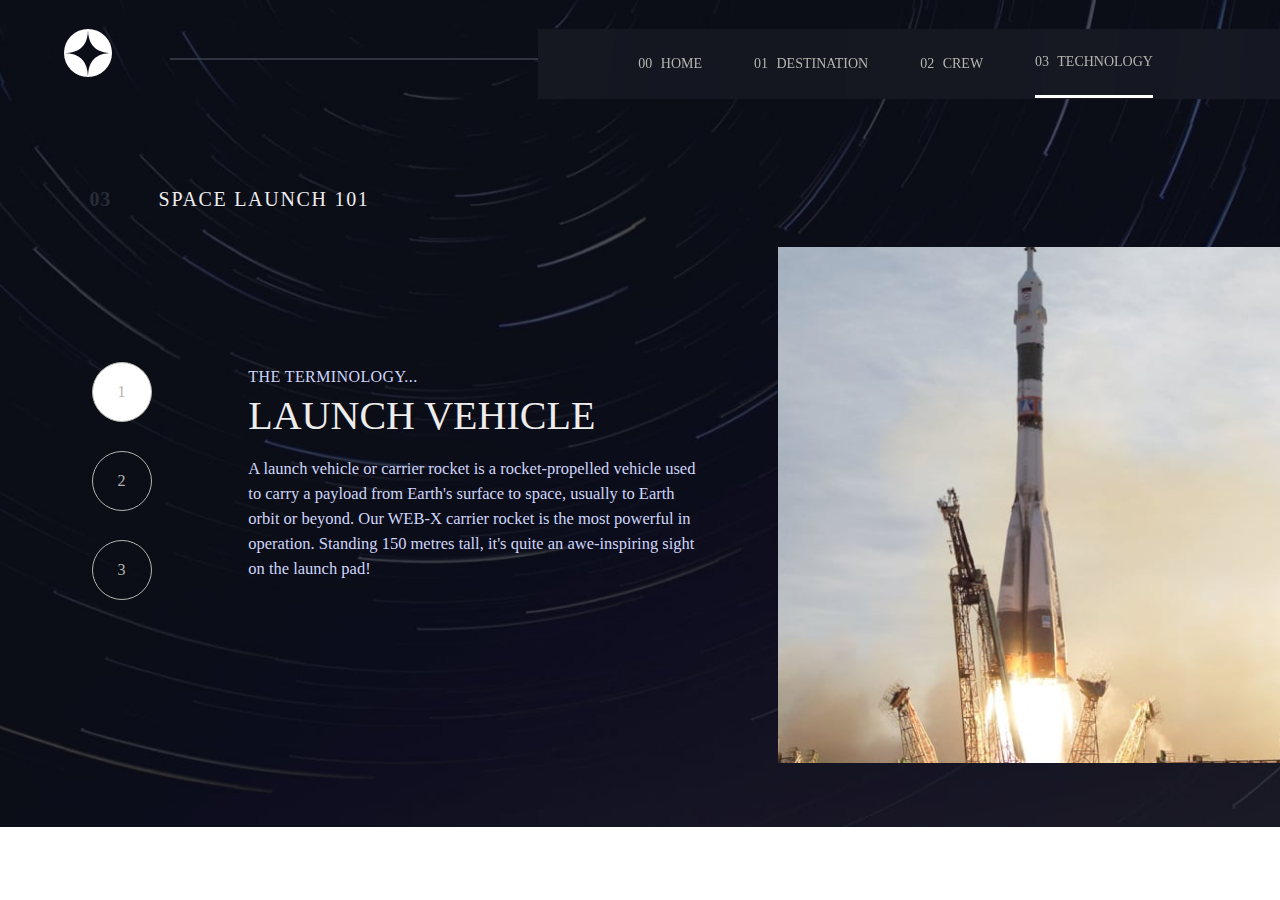
<file: technology-vehicle.html>
<!DOCTYPE html>
<html lang="en">
  <head>
    <meta charset="UTF-8">
    <meta name="viewport" content="width=device-width, initial-scale=1.0">
    <link rel="icon" type="image/png" sizes="32x32" href="./images/favicon-32x32.png">
    <title>Frontend Mentor | Space tourism website</title>
    <link rel="stylesheet" href="technology-vehicle.css"/>
    <link rel="stylesheet" type="text/css" href="normalize.css"/>
  </head>
<body>
  <section class="page">
    <section class="top">
      <div class="logo">
        <img src="assets/shared/logo.svg" alt="" class="logo"/>
        <div class="line"></div>
      </div>
      <div class="menu-icon">
        <img src="assets/shared/icon-hamburger.svg" alt="" class="menu-icon"/>
      </div>
      <nav class="navigations">
        <div class="home">
          <span class="zero-00">00</span>
          <a href="index.html">Home</a>
        </div>
        <div class="destination">
          <span class="one-01">01</span>
          <a href="destination-moon.html">Destination</a>
        </div>
        <div class="crew">
          <span class="two-02">02</span>
          <a href="crew-commander.html">Crew</a>
        </div> 
        <div class="technology">
          <span class="three-03">03</span>
          <a href="technology-vehicle.html">Technology</a>
        </div>
      </nav>
    </section>
    <div class="space-launch">
      <div class="number">03</div>
      <div class="space">SPACE LAUNCH 101</div> 
    </div>
    <section class="bottom">
      <div class="image">
        <img src="assets/technology/image-launch-vehicle-landscape.jpg" alt="" class="image"/>
      </div>
      <div class="numbers">
        <a href="technology-vehicle.html" class="one">1</a>
        <a href="technology-spaceport.html" class="two">2</a>
        <a href="technology-capsule.html" class="three">3</a>
      </div>
      <div class="launch-vehicle">
        <p class="terminology">The terminology...</p>
        <p class="launch">LAUNCH VEHICLE</p>
        <p class="p1">A launch vehicle or carrier rocket is a rocket-propelled vehicle used to carry a 
        payload from Earth's surface to space, usually to Earth orbit or beyond. Our 
        WEB-X carrier rocket is the most powerful in operation. Standing 150 metres tall, 
        it's quite an awe-inspiring sight on the launch pad!</p>
      </div>
      <div class="image-2">
        <img src="assets/technology/image-launch-vehicle-portrait.jpg" alt="" class="image2"/>
      </div>
    </section>
  </section>
</body>
</html>
</file>
<file: styles.css>
* {
    box-sizing: border-box;
    }
    .page {
        width: 100%;
        height: 100%;
        color: rgb(181, 181, 176);
        }
    a {
        text-decoration: none;
        color: rgb(181, 181, 176); 
        }
    a:link {
        text-decoration: none;
        color: rgb(181, 181, 176);
    }
    a:visited {
        text-decoration: none;
        color: rgb(181, 181, 176);
    }
    a:hover {
        text-decoration: none;
        color: rgb(181, 181, 176);
    }
    a:active {
        text-decoration: none;
        color: rgb(181, 181, 176);
    }
    @media only screen and (max-width: 767px) {
    body {
        background-image: url(assets/home/background-home-mobile.jpg);
        background-size: cover;
        background-position: center;
        background-repeat: no-repeat;
        font-family: Arial, 'Helvetica', sans-serif, Epilogue;
        }
    .top {
        display: flex;
        flex-flow: row wrap;
        width: 100%;
        height: 50%; 
        margin-top: 2%;  
        margin-bottom: 7%;
        padding: 5%;
        gap: 32%;
    }
    .logo {
        width: 35%;
        height: 35%;
    }
    .line {
        display: none;
    }
    .menu-icon {
        width: 32%;
        float: right;
        margin-top: 1.5%;
    }
    .navigations {
        display: none;
    }
    .bottom {
        display: flex;
        flex-flow: column wrap;
        justify-content: center;
        align-items: center;
        padding: 5%;
        text-align: center;
    }
    .left-side {
        margin-top: auto;
    }
    .so {
        font-family: Barlow Condensed;
        font-weight: 400;
        font-size: 14px;
        letter-spacing: 0.7px;
        line-height: normal;
        color: #D0D6F9;
    }
    .space {
        font-family: 'Bellefair';
        font-size: 80px;
        font-style: normal;
        font-weight: 400;
        line-height: 100px;
        margin-bottom: 7%;
        margin-top: auto;  
        color:  #FFF;
    }
    .p1 {
        font-family: 'Barlow';
        font-style: normal;
        font-size: 17px;
        font-weight: 400;
        color: #D0D6F9;
        line-height: 25px;
    }
    .right-side {
        font-family: 'Bellefair';
        color: #0B0D17;
        font-size: 15px;
        font-weight: 400;
        font-style: normal;
        background-color: #FFF;
        line-height: normal;
        letter-spacing: 1.25px;
        height: 150px;
        width: 150px;
        border-radius: 100%;
        margin-top: 10%;
        margin-bottom: 20%;
    }
    .explore {
        text-align: center;
        padding: 40px 10px;
    }
}
    @media only screen and (min-width: 768px) {
        body {
            background-image: url(assets/home/background-home-tablet.jpg);
            background-size: cover;
            background-position: center;
            background-repeat: no-repeat;
            font-family: Arial, 'Helvetica', sans-serif, Epilogue;
            }
        .top {
            display: flex;
            flex-flow: row wrap;
            width: 100%;
            height: 50%; 
            margin-top: 2%;  
            margin-bottom: 7%;
            padding-left: 5%;
            padding-top: 5%;
            gap: 23%;
        }
        .logo {
            width: 24%;
            height: 24%;
            margin-top: -4%;
        }
        .line {
            display: none;
        }
        .menu-icon {
            display: none;
        }
        .navigations {
            display: flex;
            flex-direction: row;
            width: 53%;
            height: 80px;
            flex-shrink: 0;
            align-items: center;
            justify-content: center;
            float: right;
            margin-top: -8%;
            font-family: Barlow Condensed;
            font-size: 14px;
            font-style: normal;
            font-weight: 400;
            line-height: normal;
            text-transform: uppercase;
            background: rgba(255, 255, 255, 0.04);
            backdrop-filter: blur(40.774227142333984px);
        }
        .home {
            margin-right: 7%;
            border-bottom: 3px solid #FFF;
            padding: 25px 0px;
        }
        .destination {
            margin-right: 7%;
        }
        .crew {
            margin-right: 7%;
        }
        .technology {
            margin-right: 7%;
        }
        .zero-00 {
            display: none;
        }
        .one-01 {
            display: none;
        }
        .two-02 {
            display: none;
        }
        .three-03 {
            display: none;
        }
        .bottom {
            display: flex;
            flex-flow: column wrap;
            justify-content: center;
            align-items: center;
            padding: 5%;
            text-align: center;
        }
        .left-side {
            margin-top: auto;
        }
        .so {
            font-family: Barlow Condensed;
            font-weight: 400;
            font-size: 20px;
            letter-spacing: 0.7px;
            line-height: normal;
            color: #D0D6F9;
        }
        .space {
            font-family: 'Bellefair';
            font-size: 150px;
            font-style: normal;
            font-weight: 400;
            line-height: 150px;
            margin-bottom: 7%;
            margin-top: auto;  
            color:  #FFF;
        }
        .p1 {
            font-family: 'Barlow';
            font-style: normal;
            font-size: 27px;
            font-weight: 400;
            color: #D0D6F9;
            line-height: 35px;
        }
        .right-side {
            font-family: 'Bellefair';
            color: #0B0D17;
            font-size: 24px;
            font-weight: 400;
            font-style: normal;
            background-color: #FFF;
            line-height: normal;
            letter-spacing: 1.25px;
            height: 242px;
            width: 242px;
            border-radius: 100%;
            margin-top: 10%;
            margin-bottom: 10%;
        }
        .explore {
            text-align: center;
            padding: 70px 20px;
        }
    }
    @media only screen and (min-width: 992px) {
        body {
            background-image: url(assets/home/background-home-desktop.jpg);
            background-size: cover;
            background-position: center;
            background-repeat: no-repeat;
            font-family: Arial, 'Helvetica', sans-serif, Epilogue;
            }
            .top {
                display: flex;
                flex-flow: row wrap;
                width: 100%;
                height: 50%; 
                margin-top: 2%;  
                margin-bottom: 7%;
                padding-left: 5%;
                padding-top: 5%;
                gap: 15%;
            }
            .logo {
                display: inline-flex;
                width: 24%;
                height: 24%;
                margin-top: -4%;
            }
            .line {
                display: flex;
                position: static;
                width: 150%;
                height: 2px;
                margin-left: 20%;
                margin-top: 6%;
                flex-shrink: 0;
                opacity: 0.7515;
                background: #3d404e;
            }
            .menu-icon {
                display: none;
            }
            .navigations {
                display: flex;
                flex-direction: row;
                width: 61%;
                height: 70px;
                flex-shrink: 0;
                align-items: center;
                justify-content: center;
                float: right;
                margin-top: -5%;
                font-family: Barlow Condensed;
                font-size: 14px;
                font-style: normal;
                font-weight: 400;
                line-height: normal;
                text-transform: uppercase;
                background: rgba(255, 255, 255, 0.04);
                backdrop-filter: blur(40.774227142333984px);
            }
            .home {
                margin-right: 7%;
                border-bottom: 3px solid #FFF;
                padding: 20px 0px;
            }
            .zero-00 {
                display: inline-flex;
                margin-right: 5px;
            }
            .one-01 {
                display: inline-flex;
                margin-right: 5px;
            }
            .two-02 {
                display: inline-flex;
                margin-right: 5px;
            }
            .three-03 {
                display: inline-flex;
                margin-right: 5px;
            }
            .bottom {
                display: flex;
                flex-flow: row wrap;
                justify-content:flex-start;
                align-items: flex-start;
                padding: 5%;
                text-align: left;
                margin: auto;
            }
            .left-side {
                width: 70%;
                margin-top: auto;
                padding: 5% 10%;
            }
            .so {
                font-family: Barlow Condensed;
                font-weight: 400;
                font-size: 22px;
                letter-spacing: 0.7px;
                line-height: normal;
                color: #D0D6F9;
            }
            .space {
                font-family: 'Bellefair';
                font-size: 130px;
                font-style: normal;
                font-weight: 400;
                line-height: 150px;
                margin-bottom: 7%;
                margin-top: auto;  
                color:  #FFF;
            }
            .p1 {
                width: 90%;
                font-family: 'Barlow';
                font-style: normal;
                font-size: 18px;
                font-weight: 400;
                color: #D0D6F9;
                line-height: 35px;
            }
            .right-side {
                font-family: 'Bellefair';
                color: #0B0D17;
                font-size: 24px;
                font-weight: 400;
                font-style: normal;
                background-color: #FFF;
                line-height: normal;
                letter-spacing: 1.25px;
                height: 242px;
                width: 242px;
                border-radius: 100%;
                margin-top: 22%;
                margin-bottom: 5%; 
            }
            .explore {
                text-align: center;
                padding: 70px 20px;
            }
    }
</file>
<file: crew-commander.css>
* {
    box-sizing: border-box;
    }
        .page {
            width: 100%;
            height: 200%;
            color: rgb(181, 181, 176);
        }
        a {
            text-decoration: none;
            color: rgb(181, 181, 176); 
            }
        a:link {
            text-decoration: none;
            color: rgb(181, 181, 176);
            }
        a:visited {
            text-decoration: none;
            color: rgb(181, 181, 176);
            }
        a:hover {
            text-decoration: none;
            color: rgb(181, 181, 176);
            }
        a:active {
            text-decoration: none;
            color: rgb(181, 181, 176);
            }
    @media only screen and (max-width: 767px) {
        body {
            background-image: url(assets/crew/background-crew-mobile.jpg);
            background-size: cover;
            background-position: center;
            background-repeat: no-repeat;
            color: #c2bebe;
            }
        .top {
            display: flex;
            flex-flow: row wrap;
            width: 100%;
            height: 50%; 
            margin-top: 2%;  
            margin-bottom: 7%;
            padding: 5%;
            gap: 32%;
        }
        .logo {
            width: 35%;
            height: 35%;
        }
        .menu-icon {
            width: 32%;
            float: right;
            margin-top: 1.5%;
        }
        .navigations {
            display: none;
        }
        .bottom {
            text-align: center;
            display: flex;
            flex-flow: column wrap;
            margin-top: -4%;
        }
        .meet-crew {
            display: flex;
            flex-flow: row wrap;
            gap: 2%;
            font-family: Barlow Condensed;
            font-size: 16px;
            text-transform: uppercase;
            font-style: normal;
            font-weight: 400;
            align-items: center;
            justify-content: center;
            line-height: normal;
            letter-spacing: 0.5px;
            margin-bottom: 15%
        }
        .number {
            margin-right: 1%;
            font-style: normal;
            font-size: 16px;
            font-weight: 700;
            line-height: normal;
            letter-spacing: 0.7px;
            color: #363846;;
        }
        .meet {
            color: #eeeded;
        }
        .image {
            width: 35%;
            height: 35%;
            float: none;
            margin: 0 32.5%; 
            margin-top: -4%;  
        }
        .border {
            width: 70%;
            height: 2px;
            flex-shrink: 0; 
            background: #3d404e;
            margin: 0% 15%;   
        }
        .dots {
            display: flex;
            flex-direction: row;
            gap: 4%;
            justify-content: center;
            align-items: center;
            margin-top: 7%;
            stroke-width: 1px;
            stroke: #FFF;
            font-family: 'Bellefair';
        }
        .dot-1 {
            background-color: #FFF;
            border-color: #FFF;
            width: 20px;
            height: 20px;
            border-radius: 50%;
        }
        .dot-2 {
            width: 20px;
            height: 20px;
            border-radius: 50%;
            opacity: 0.174363;
        }
        .dot-3 {
            width: 20px;
            height: 20px;
            border-radius: 50%;
            opacity: 0.174363;
        }
        .dot-4 {
            width: 20px;
            height: 20px;
            border-radius: 50%;
            opacity: 0.174363;
        }
        .commander {
            font-family: Bellefair;
            font-size: 16px;
            font-style: normal;
            font-weight: 400;
            line-height: normal;
            text-transform: uppercase;
        }
        .name {
            color: #eeeded;        
            text-align: center;
            font-family: Bellefair;
            font-size: 24px;
            font-style: normal;
            font-weight: 400;
            line-height: normal;
            text-transform: uppercase;
            margin-top: -1%;
        }
        .p1{
            margin: 0% 10%;
            margin-top: -4%;
            padding: 6% 0%;
            color: #D0D6F9;
            text-align: center;
            font-family: Barlow;
            font-size: 15px;
            font-style: normal;
            font-weight: 400;
            line-height: 25px;
        }
    }
    @media only screen and (min-width: 768px) {
        body {
            background-image: url(assets/crew/background-crew-tablet.jpg);
            background-size: cover;
            background-position: center;
            background-repeat: no-repeat;
            color: #c2bebe;
            }
        .top {
            display: flex;
            flex-flow: row wrap;
            width: 100%;
            height: 50%; 
            margin-top: 2%;  
            margin-bottom: 7%;
            padding-left: 5%;
            padding-top: 5%;
            gap: 9%;
        }
        .logo {
            width: 28%;
            height: 28%;
            margin-top: -4%;
        }
        .menu-icon {
            display: none;
        }
        .navigations {
            display: flex;
            flex-direction: row;
            width: 63%;
            height: 80px;
            flex-shrink: 0;
            align-items: center;
            justify-content: center;
            float: right;
            margin-top: -8%;
            font-family: Barlow Condensed;
            font-size: 14px;
            font-style: normal;
            font-weight: 400;
            line-height: normal;
            text-transform: uppercase;
            background: rgba(255, 255, 255, 0.04);
            backdrop-filter: blur(40.774227142333984px);
        }
        .home {
            margin-right: 7%;
        }
        .destination {
            margin-right: 7%;
        }
        .crew {
            margin-right: 7%;
            border-bottom: 3px solid #FFF;
            padding: 25px 0px;
        }
        .technology {
            margin-right: 7%;
        }
        .zero-00 {
            display: none;
        }
        .one-01 {
            display: none;
        }
        .two-02 {
            display: none;
        }
        .three-03 {
            display: none;
        }
        .bottom {
            display: flex;
            flex-direction: column-reverse;
            text-align: center;
        }
        .meet-crew {
            display: flex;
            flex-flow: row wrap;
            gap: 2%;
            font-family: Barlow Condensed;
            font-size: 20px;
            text-transform: uppercase;
            font-style: normal;
            font-weight: 400;
            align-items: flex-start;
            justify-content: flex-start;
            line-height: normal;
            letter-spacing: 0.5px;
            margin-bottom: 7%;
            margin-left: 7%;
        }
        .number {
            margin-right: 1%;
            font-style: normal;
            font-weight: 700;
            line-height: normal;
            letter-spacing: 0.7px;
            color: #363846;;
        }
        .meet {
            color: #eeeded;
        }
        .image {
            width: 35%;
            height: 35%;
            float: none;
            margin: 0 32.5%; 
            margin-top: -4%;  
        }
        .border {
            display: none;
        }
        .dots {
            display: flex;
            flex-direction: row;
            gap: 2%;
            justify-content: center;
            align-items: center;
            margin-top: 1%;
            stroke-width: 1px;
            stroke: #FFF;
            font-family: 'Bellefair';
            margin-bottom: 10%;
        }
        .dot-1 {
            background-color: #FFF;
            border-color: #FFF;
            width: 20px;
            height: 20px;
            border-radius: 50%;
        }
        .dot-2 {
            width: 20px;
            height: 20px;
            border-radius: 50%;
            opacity: 0.174363;
        }
        .dot-3 {
            width: 20px;
            height: 20px;
            border-radius: 50%;
            opacity: 0.174363;
        }
        .dot-4 {
            width: 20px;
            height: 20px;
            border-radius: 50%;
            opacity: 0.174363;
        }
        .commander {
            font-family: Bellefair;
            font-size: 24px;
            font-style: normal;
            font-weight: 400;
            line-height: normal;
            text-transform: uppercase;
        }
        .name {
            color: #eeeded;        
            text-align: center;
            font-family: Bellefair;
            font-size: 40px;
            font-style: normal;
            font-weight: 400;
            line-height: normal;
            text-transform: uppercase;
            margin-top: -1%;
        }
        .p1{
            margin: 0% 17%;
            margin-top: -4%;
            padding: 3% 0%;
            color: #D0D6F9;
            text-align: center;
            font-family: Barlow;
            font-size: 19px;
            font-style: normal;
            font-weight: 400;
            line-height: 25px;
        }
    }
    @media only screen and (min-width: 992px) {
    body {
        background-image: url(assets/crew/background-crew-desktop.jpg);
        background-size: cover;
        background-position: center;
        background-repeat: no-repeat;
        font-family: Arial, 'Helvetica', sans-serif, Epilogue;
        }
        .top {
            display: flex;
            flex-flow: row wrap;
            width: 100%;
            height: 50%; 
            margin-top: 2%;  
            margin-bottom: 7%;
            padding-left: 5%;
            padding-top: 5%;
            gap: 15%;
        }
        .logo {
            display: inline-flex;
            width: 24%;
            height: 24%;
            margin-top: -4%;
        }
        .line {
            display: flex;
            position: static;
            width: 150%;
            height: 2px;
            margin-left: 20%;
            margin-top: 6%;
            flex-shrink: 0;
            opacity: 0.7515;
            background: #3d404e;
        }
        .menu-icon {
            display: none;
        }
        .navigations {
            display: flex;
            flex-direction: row;
            width: 61%;
            height: 70px;
            flex-shrink: 0;
            align-items: center;
            justify-content: center;
            float: right;
            margin-top: -5%;
            font-family: Barlow Condensed;
            font-size: 14px;
            font-style: normal;
            font-weight: 400;
            line-height: normal;
            text-transform: uppercase;
            background: rgba(255, 255, 255, 0.04);
            backdrop-filter: blur(40.774227142333984px);
        }
        .zero-00 {
            display: inline-flex;
            margin-right: 5px;
            padding-left: 25px;
        }
        .one-01 {
            display: inline-flex;
            margin-right: 5px;
        }
        .two-02 {
            display: inline-flex;
            margin-right: 5px;
        }
        .three-03 {
            display: inline-flex;
            margin-right: 5px;
        }
        .pick-destination {
            display: flex;
            flex-flow: row wrap;
            gap: 2%;
            font-family: Barlow Condensed;
            font-size: 20px;
            text-transform: uppercase;
            font-style: normal;
            font-weight: 400;
            align-items: flex-start;
            justify-content: flex-start;
            line-height: normal;
            letter-spacing: 0.5px;
            margin-bottom: 7%;
            margin-left: 7%
        }
        .number {
            margin-right: 1%;
            font-style: normal;
            font-weight: 700;
            line-height: normal;
            letter-spacing: 0.7px;
            color: #363846;
        }
        .pick {
            color: #eeeded;
        }
        
        .meet-crew {
            display: flex;
            flex-flow: row wrap;
            gap: 2%;
            font-family: Barlow Condensed;
            font-size: 20px;
            text-transform: uppercase;
            font-style: normal;
            font-weight: 400;
            align-items: flex-start;
            justify-content: flex-start;
            line-height: normal;
            letter-spacing: 0.5px;
            margin-bottom: 7%;
            margin-left: 7%;
        }
        .number {
            margin-right: 1%;
            font-style: normal;
            font-weight: 700;
            line-height: normal;
            letter-spacing: 0.7px;
            color: #363846;;
        }
        .meet {
            color: #eeeded;
        }
        .bottom {
            display: flex;
            flex-direction: row-reverse;
            text-align: center;
            margin-bottom: auto;
        }
        .image {
            width: 35%;
            height: 35%;
            float: none;
            margin: 0% 7%; 
            margin-top: -9%;
        }
        .left-side {
            display: flex;
            flex-direction: column-reverse;
        }
        .border {
            display: none;
        }
        .dots {
            display: flex;
            flex-direction: row;
            gap: 2%;
            justify-content: flex-start;
            align-items: flex-start;
            margin-top: 1%;
            stroke-width: 1px;
            stroke: #FFF;
            font-family: 'Bellefair';
            margin-bottom: 10%;
            margin-left: 15%;   
        }
        .dot-1 {
            background-color: #FFF;
            border-color: #FFF;
            width: 20px;
            height: 20px;
            border-radius: 50%;
        }
        .dot-2 {
            width: 20px;
            height: 20px;
            border-radius: 50%;
            opacity: 0.174363;
        }
        .dot-3 {
            width: 20px;
            height: 20px;
            border-radius: 50%;
            opacity: 0.174363;
        }
        .dot-4 {
            width: 20px;
            height: 20px;
            border-radius: 50%;
            opacity: 0.174363;
        }
        .commander {
            font-family: Bellefair;
            font-size: 24px;
            font-style: normal;
            font-weight: 400;
            line-height: normal;
            text-transform: uppercase;
            text-align: left;
            margin-left: 15%;
        }
        .name {
            color: #eeeded;        
            text-align: left;
            font-family: Bellefair;
            font-size: 40px;
            font-style: normal;
            font-weight: 400;
            line-height: normal;
            text-transform: uppercase;
            margin-top: -2%;
            margin-left: 15%;
        }
        .p1{
            margin: 0% 15%;
            margin-top: -8%;
            padding: 3% 0%;
            color: #D0D6F9;
            text-align: left;
            font-family: Barlow;
            font-size: 16px;
            font-style: normal;
            font-weight: 400;
            line-height: 25px;
            margin-bottom: 7%;
        }
    }
</file>
<file: crew-engineer.css>
* {
    box-sizing: border-box;
    }
        .page {
            width: 100%;
            height: 200%;
            color: rgb(181, 181, 176);
        }
        a {
            text-decoration: none;
            color: rgb(181, 181, 176); 
            }
        a:link {
            text-decoration: none;
            color: rgb(181, 181, 176);
            }
        a:visited {
            text-decoration: none;
            color: rgb(181, 181, 176);
            }
        a:hover {
            text-decoration: none;
            color: rgb(181, 181, 176);
            }
        a:active {
            text-decoration: none;
            color: rgb(181, 181, 176);
            }
    @media only screen and (max-width: 767px) {
        body {
            background-image: url(assets/crew/background-crew-mobile.jpg);
            background-size: cover;
            background-position: center;
            background-repeat: no-repeat;
            color: #c2bebe;
            }
        .top {
            display: flex;
            flex-flow: row wrap;
            width: 100%;
            height: 50%; 
            margin-top: 2%;  
            margin-bottom: 7%;
            padding: 5%;
            gap: 32%;
        }
        .logo {
            width: 35%;
            height: 35%;
        }
        .menu-icon {
            width: 32%;
            float: right;
            margin-top: 1.5%;
        }
        .navigations {
            display: none;
        }
        .bottom {
            text-align: center;
            display: flex;
            flex-flow: column wrap;
            margin-top: -4%;
        }
        .meet-crew {
            display: flex;
            flex-flow: row wrap;
            gap: 2%;
            font-family: Barlow Condensed;
            font-size: 16px;
            text-transform: uppercase;
            font-style: normal;
            font-weight: 400;
            align-items: center;
            justify-content: center;
            line-height: normal;
            letter-spacing: 0.5px;
            margin-bottom: 15%
        }
        .number {
            margin-right: 1%;
            font-style: normal;
            font-size: 16px;
            font-weight: 700;
            line-height: normal;
            letter-spacing: 0.7px;
            color: #363846;;
        }
        .meet {
            color: #eeeded;
        }
        .image {
            width: 35%;
            height: 35%;
            float: none;
            margin: 0 32.5%; 
            margin-top: -4%;  
        }
        .border {
            width: 70%;
            height: 2px;
            flex-shrink: 0; 
            background: #3d404e;
            margin: 0% 15%;   
        }
        .dots {
            display: flex;
            flex-direction: row;
            gap: 4%;
            justify-content: center;
            align-items: center;
            margin-top: 7%;
            stroke-width: 1px;
            stroke: #FFF;
            font-family: 'Bellefair';
        }
        .dot-1 {
            width: 20px;
            height: 20px;
            border-radius: 50%;
            opacity: 0.174363;
        }
        .dot-2 {
            width: 20px;
            height: 20px;
            border-radius: 50%;
            opacity: 0.174363;
        }
        .dot-3 {
            width: 20px;
            height: 20px;
            border-radius: 50%;
            opacity: 0.174363;
        }
        .dot-4 {
            background-color: #FFF;
            border-color: #FFF;
            width: 20px;
            height: 20px;
            border-radius: 50%;
        }
        .engineer {
            font-family: Bellefair;
            font-size: 16px;
            font-style: normal;
            font-weight: 400;
            line-height: normal;
            text-transform: uppercase;
        }
        .name {
            color: #eeeded;        
            text-align: center;
            font-family: Bellefair;
            font-size: 24px;
            font-style: normal;
            font-weight: 400;
            line-height: normal;
            text-transform: uppercase;
            margin-top: -1%;
        }
        .p1{
            margin: 0% 10%;
            margin-top: -4%;
            padding: 6% 0%;
            color: #D0D6F9;
            text-align: center;
            font-family: Barlow;
            font-size: 15px;
            font-style: normal;
            font-weight: 400;
            line-height: 25px;
        }
    }
    @media only screen and (min-width: 768px) {
        body {
            background-image: url(assets/crew/background-crew-tablet.jpg);
            background-size: cover;
            background-position: center;
            background-repeat: no-repeat;
            color: #c2bebe;
            }
        .top {
            display: flex;
            flex-flow: row wrap;
            width: 100%;
            height: 50%; 
            margin-top: 2%;  
            margin-bottom: 7%;
            padding-left: 5%;
            padding-top: 5%;
            gap: 9%;
        }
        .logo {
            width: 28%;
            height: 28%;
            margin-top: -4%;
        }
        .menu-icon {
            display: none;
        }
        .navigations {
            display: flex;
            flex-direction: row;
            width: 63%;
            height: 80px;
            flex-shrink: 0;
            align-items: center;
            justify-content: center;
            float: right;
            margin-top: -8%;
            font-family: Barlow Condensed;
            font-size: 14px;
            font-style: normal;
            font-weight: 400;
            line-height: normal;
            text-transform: uppercase;
            background: rgba(255, 255, 255, 0.04);
            backdrop-filter: blur(40.774227142333984px);
        }
        .home {
            margin-right: 7%;
        }
        .destination {
            margin-right: 7%;
        }
        .crew {
            margin-right: 7%;
            border-bottom: 3px solid #FFF;
            padding: 25px 0px;
        }
        .technology {
            margin-right: 7%;
        }
        .zero-00 {
            display: none;
        }
        .one-01 {
            display: none;
        }
        .two-02 {
            display: none;
        }
        .three-03 {
            display: none;
        }
        .bottom {
            display: flex;
            flex-direction: column-reverse;
            text-align: center;
        }
        .meet-crew {
            display: flex;
            flex-flow: row wrap;
            gap: 2%;
            font-family: Barlow Condensed;
            font-size: 20px;
            text-transform: uppercase;
            font-style: normal;
            font-weight: 400;
            align-items: flex-start;
            justify-content: flex-start;
            line-height: normal;
            letter-spacing: 0.5px;
            margin-bottom: 7%;
            margin-left: 7%;
        }
        .number {
            margin-right: 1%;
            font-style: normal;
            font-weight: 700;
            line-height: normal;
            letter-spacing: 0.7px;
            color: #363846;
        }
        .meet {
            color: #eeeded;
        }
        .image {
            width: 35%;
            height: 35%;
            float: none;
            margin: 0 32.5%; 
            margin-top: -4%;  
        }
        .border {
            display: none;
        }
        .dots {
            display: flex;
            flex-direction: row;
            gap: 2%;
            justify-content: center;
            align-items: center;
            margin-top: 1%;
            stroke-width: 1px;
            stroke: #FFF;
            font-family: 'Bellefair';
            margin-bottom: 10%;
        }
        .dot-1 {
            width: 20px;
            height: 20px;
            border-radius: 50%;
            opacity: 0.174363;
        }
        .dot-2 {
            width: 20px;
            height: 20px;
            border-radius: 50%;
            opacity: 0.174363;
        }
        .dot-3 {
            width: 20px;
            height: 20px;
            border-radius: 50%;
            opacity: 0.174363;
        }
        .dot-4 {
            background-color: #FFF;
            border-color: #FFF;
            width: 20px;
            height: 20px;
            border-radius: 50%;
        }
        .engineer {
            font-family: Bellefair;
            font-size: 24px;
            font-style: normal;
            font-weight: 400;
            line-height: normal;
            text-transform: uppercase;
        }
        .name {
            color: #eeeded;        
            text-align: center;
            font-family: Bellefair;
            font-size: 40px;
            font-style: normal;
            font-weight: 400;
            line-height: normal;
            text-transform: uppercase;
            margin-top: -1%;
        }
        .p1{
            margin: 0% 15%;
            margin-top: -4%;
            padding: 3% 0%;
            color: #D0D6F9;
            text-align: center;
            font-family: Barlow;
            font-size: 16px;
            font-style: normal;
            font-weight: 400;
            line-height: 25px;
        }
    }
    @media only screen and (min-width: 992px) {
    body {
        background-image: url(assets/crew/background-crew-desktop.jpg);
        background-size: cover;
        background-position: center;
        background-repeat: no-repeat;
        font-family: Arial, 'Helvetica', sans-serif, Epilogue;
        }
        .top {
            display: flex;
            flex-flow: row wrap;
            width: 100%;
            height: 50%; 
            margin-top: 2%;  
            margin-bottom: 7%;
            padding-left: 5%;
            padding-top: 5%;
            gap: 15%;
        }
        .logo {
            display: inline-flex;
            width: 24%;
            height: 24%;
            margin-top: -4%;
        }
        .line {
            display: flex;
            position: static;
            width: 150%;
            height: 2px;
            margin-left: 20%;
            margin-top: 6%;
            flex-shrink: 0;
            opacity: 0.7515;
            background: #3d404e;
        }
        .menu-icon {
            display: none;
        }
        .navigations {
            display: flex;
            flex-direction: row;
            width: 61%;
            height: 70px;
            flex-shrink: 0;
            align-items: center;
            justify-content: center;
            float: right;
            margin-top: -5%;
            font-family: Barlow Condensed;
            font-size: 14px;
            font-style: normal;
            font-weight: 400;
            line-height: normal;
            text-transform: uppercase;
            background: rgba(255, 255, 255, 0.04);
            backdrop-filter: blur(40.774227142333984px);
        }
        .zero-00 {
            display: inline-flex;
            margin-right: 5px;
            padding-left: 25px;
        }
        .one-01 {
            display: inline-flex;
            margin-right: 5px;
        }
        .two-02 {
            display: inline-flex;
            margin-right: 5px;
        }
        .three-03 {
            display: inline-flex;
            margin-right: 5px;
        }
        .pick-destination {
            display: flex;
            flex-flow: row wrap;
            gap: 2%;
            font-family: Barlow Condensed;
            font-size: 20px;
            text-transform: uppercase;
            font-style: normal;
            font-weight: 400;
            align-items: flex-start;
            justify-content: flex-start;
            line-height: normal;
            letter-spacing: 0.5px;
            margin-bottom: 7%;
            margin-left: 7%
        }
        .number {
            margin-right: 1%;
            font-style: normal;
            font-weight: 700;
            line-height: normal;
            letter-spacing: 0.7px;
            color: #363846;
        }
        .pick {
            color: #eeeded;
        }
        
        .meet-crew {
            display: flex;
            flex-flow: row wrap;
            gap: 2%;
            font-family: Barlow Condensed;
            font-size: 20px;
            text-transform: uppercase;
            font-style: normal;
            font-weight: 400;
            align-items: flex-start;
            justify-content: flex-start;
            line-height: normal;
            letter-spacing: 0.5px;
            margin-bottom: 7%;
            margin-left: 7%;
        }
        .number {
            margin-right: 1%;
            font-style: normal;
            font-weight: 700;
            line-height: normal;
            letter-spacing: 0.7px;
            color: #363846;;
        }
        .meet {
            color: #eeeded;
        }
        .bottom {
            display: flex;
            flex-direction: row-reverse;
            text-align: center;
            margin-bottom: auto;
        }
        .image {
            width: 33%;
            height: 33%;
            float: none;
            margin: 0% 7%; 
            margin-top: 3%;
        }
        .left-side {
            display: flex;
            flex-direction: column-reverse;
        }
        .border {
            display: none;
        }
        .dots {
            display: flex;
            flex-direction: row;
            gap: 2%;
            justify-content: flex-start;
            align-items: flex-start;
            margin-top: 1%;
            stroke-width: 1px;
            stroke: #FFF;
            font-family: 'Bellefair';
            margin-bottom: 10%;
            margin-left: 15%;   
        }
        .dot-1 {
            width: 20px;
            height: 20px;
            border-radius: 50%;
            opacity: 0.174363;
        }
        .dot-2 {
            width: 20px;
            height: 20px;
            border-radius: 50%;
            opacity: 0.174363;
        }
        .dot-3 {
            width: 20px;
            height: 20px;
            border-radius: 50%;
            opacity: 0.174363;
        }
        .dot-4 {
            background-color: #FFF;
            border-color: #FFF;
            width: 20px;
            height: 20px;
            border-radius: 50%;
        }
        .engineer {
            font-family: Bellefair;
            font-size: 24px;
            font-style: normal;
            font-weight: 400;
            line-height: normal;
            text-transform: uppercase;
            text-align: left;
            margin-left: 15%;
        }
        .name {
            color: #eeeded;        
            text-align: left;
            font-family: Bellefair;
            font-size: 40px;
            font-style: normal;
            font-weight: 400;
            line-height: normal;
            text-transform: uppercase;
            margin-top: -2%;
            margin-left: 15%;
        }
        .p1{
            margin: 0% 15%;
            margin-top: -8%;
            padding: 3% 0%;
            color: #D0D6F9;
            text-align: left;
            font-family: Barlow;
            font-size: 16.5px;
            font-style: normal;
            font-weight: 400;
            line-height: 25px;
            margin-bottom: 7%;
        }
    }
</file>
<file: crew-pilot.css>
* {
    box-sizing: border-box;
    }
        .page {
            width: 100%;
            height: 200%;
            color: rgb(181, 181, 176);
        }
        a {
            text-decoration: none;
            color: rgb(181, 181, 176); 
            }
        a:link {
            text-decoration: none;
            color: rgb(181, 181, 176);
            }
        a:visited {
            text-decoration: none;
            color: rgb(181, 181, 176);
            }
        a:hover {
            text-decoration: none;
            color: rgb(181, 181, 176);
            }
        a:active {
            text-decoration: none;
            color: rgb(181, 181, 176);
            }
    @media only screen and (max-width: 767px) {
        body {
            background-image: url(assets/crew/background-crew-mobile.jpg);
            background-size: cover;
            background-position: center;
            background-repeat: no-repeat;
            color: #c2bebe;
            }
        .top {
            display: flex;
            flex-flow: row wrap;
            width: 100%;
            height: 50%; 
            margin-top: 2%;  
            margin-bottom: 7%;
            padding: 5%;
            gap: 32%;
        }
        .logo {
            width: 35%;
            height: 35%;
        }
        .menu-icon {
            width: 32%;
            float: right;
            margin-top: 1.5%;
        }
        .navigations {
            display: none;
        }
        .bottom {
            text-align: center;
            display: flex;
            flex-flow: column wrap;
            margin-top: -4%;
        }
        .meet-crew {
            display: flex;
            flex-flow: row wrap;
            gap: 2%;
            font-family: Barlow Condensed;
            font-size: 16px;
            text-transform: uppercase;
            font-style: normal;
            font-weight: 400;
            align-items: center;
            justify-content: center;
            line-height: normal;
            letter-spacing: 0.5px;
            margin-bottom: 15%
        }
        .number {
            margin-right: 1%;
            font-style: normal;
            font-size: 16px;
            font-weight: 700;
            line-height: normal;
            letter-spacing: 0.7px;
            color: #363846;;
        }
        .meet {
            color: #eeeded;
        }
        .image {
            width: 35%;
            height: 35%;
            float: none;
            margin: 0 32.5%; 
            margin-top: -4%;  
        }
        .border {
            width: 70%;
            height: 2px;
            flex-shrink: 0; 
            background: #3d404e;
            margin: 0% 15%;   
        }
        .dots {
            display: flex;
            flex-direction: row;
            gap: 4%;
            justify-content: center;
            align-items: center;
            margin-top: 7%;
            stroke-width: 1px;
            stroke: #FFF;
            font-family: 'Bellefair';
        }
        .dot-1 {
            width: 20px;
            height: 20px;
            border-radius: 50%;
            opacity: 0.174363;
        }
        .dot-2 {
            width: 20px;
            height: 20px;
            border-radius: 50%;
            opacity: 0.174363;
        }
        .dot-3 {
            background-color: #FFF;
            border-color: #FFF;
            width: 20px;
            height: 20px;
            border-radius: 50%;
        }
        .dot-4 {
            width: 20px;
            height: 20px;
            border-radius: 50%;
            opacity: 0.174363;
        }
        .pilot {
            font-family: Bellefair;
            font-size: 16px;
            font-style: normal;
            font-weight: 400;
            line-height: normal;
            text-transform: uppercase;
        }
        .name {
            color: #eeeded;        
            text-align: center;
            font-family: Bellefair;
            font-size: 24px;
            font-style: normal;
            font-weight: 400;
            line-height: normal;
            text-transform: uppercase;
            margin-top: -1%;
        }
        .p1{
            margin: 0% 10%;
            margin-top: -4%;
            padding: 6% 0%;
            color: #D0D6F9;
            text-align: center;
            font-family: Barlow;
            font-size: 15px;
            font-style: normal;
            font-weight: 400;
            line-height: 25px;
        }
    }
    @media only screen and (min-width: 768px) {
        body {
            background-image: url(assets/crew/background-crew-tablet.jpg);
            background-size: cover;
            background-position: center;
            background-repeat: no-repeat;
            color: #c2bebe;
            }
        .top {
            display: flex;
            flex-flow: row wrap;
            width: 100%;
            height: 50%; 
            margin-top: 2%;  
            margin-bottom: 7%;
            padding-left: 5%;
            padding-top: 5%;
            gap: 9%;
        }
        .logo {
            width: 28%;
            height: 28%;
            margin-top: -4%;
        }
        .menu-icon {
            display: none;
        }
        .navigations {
            display: flex;
            flex-direction: row;
            width: 63%;
            height: 80px;
            flex-shrink: 0;
            align-items: center;
            justify-content: center;
            float: right;
            margin-top: -8%;
            font-family: Barlow Condensed;
            font-size: 14px;
            font-style: normal;
            font-weight: 400;
            line-height: normal;
            text-transform: uppercase;
            background: rgba(255, 255, 255, 0.04);
            backdrop-filter: blur(40.774227142333984px);
        }
        .home {
            margin-right: 7%;
        }
        .destination {
            margin-right: 7%;
        }
        .crew {
            margin-right: 7%;
            border-bottom: 3px solid #FFF;
            padding: 25px 0px;
        }
        .technology {
            margin-right: 7%;
        }
        .zero-00 {
            display: none;
        }
        .one-01 {
            display: none;
        }
        .two-02 {
            display: none;
        }
        .three-03 {
            display: none;
        }
        .bottom {
            display: flex;
            flex-direction: column-reverse;
            text-align: center;
        }
        .meet-crew {
            display: flex;
            flex-flow: row wrap;
            gap: 2%;
            font-family: Barlow Condensed;
            font-size: 20px;
            text-transform: uppercase;
            font-style: normal;
            font-weight: 400;
            align-items: flex-start;
            justify-content: flex-start;
            line-height: normal;
            letter-spacing: 0.5px;
            margin-bottom: 7%;
            margin-left: 7%;
        }
        .number {
            margin-right: 1%;
            font-style: normal;
            font-weight: 700;
            line-height: normal;
            letter-spacing: 0.7px;
            color: #363846;
        }
        .meet {
            color: #eeeded;
        }
        .image {
            width: 35%;
            height: 35%;
            float: none;
            margin: 0 32.5%; 
            margin-top: -4%;  
        }
        .border {
            display: none;
        }
        .dots {
            display: flex;
            flex-direction: row;
            gap: 2%;
            justify-content: center;
            align-items: center;
            margin-top: 1%;
            stroke-width: 1px;
            stroke: #FFF;
            font-family: 'Bellefair';
            margin-bottom: 10%;
        }
        .dot-1 {
            width: 20px;
            height: 20px;
            border-radius: 50%;
            opacity: 0.174363;
        }
        .dot-2 {
            width: 20px;
            height: 20px;
            border-radius: 50%;
            opacity: 0.174363;
        }
        .dot-3 {
            background-color: #FFF;
            border-color: #FFF;
            width: 20px;
            height: 20px;
            border-radius: 50%;
        }
        .dot-4 {
            width: 20px;
            height: 20px;
            border-radius: 50%;
            opacity: 0.174363;
        }
        .pilot {
            font-family: Bellefair;
            font-size: 24px;
            font-style: normal;
            font-weight: 400;
            line-height: normal;
            text-transform: uppercase;
        }
        .name {
            color: #eeeded;        
            text-align: center;
            font-family: Bellefair;
            font-size: 40px;
            font-style: normal;
            font-weight: 400;
            line-height: normal;
            text-transform: uppercase;
            margin-top: -1%;
        }
        .p1{
            margin: 0% 15%;
            margin-top: -4%;
            padding: 3% 0%;
            color: #D0D6F9;
            text-align: center;
            font-family: Barlow;
            font-size: 16px;
            font-style: normal;
            font-weight: 400;
            line-height: 25px;
        }
    }
    @media only screen and (min-width: 992px) {
    body {
        background-image: url(assets/crew/background-crew-desktop.jpg);
        background-size: cover;
        background-position: center;
        background-repeat: no-repeat;
        font-family: Arial, 'Helvetica', sans-serif, Epilogue;
        }
        .top {
            display: flex;
            flex-flow: row wrap;
            width: 100%;
            height: 50%; 
            margin-top: 2%;  
            margin-bottom: 7%;
            padding-left: 5%;
            padding-top: 5%;
            gap: 15%;
        }
        .logo {
            display: inline-flex;
            width: 24%;
            height: 24%;
            margin-top: -4%;
        }
        .line {
            display: flex;
            position: static;
            width: 150%;
            height: 2px;
            margin-left: 20%;
            margin-top: 6%;
            flex-shrink: 0;
            opacity: 0.7515;
            background: #3d404e;
        }
        .menu-icon {
            display: none;
        }
        .navigations {
            display: flex;
            flex-direction: row;
            width: 61%;
            height: 70px;
            flex-shrink: 0;
            align-items: center;
            justify-content: center;
            float: right;
            margin-top: -5%;
            font-family: Barlow Condensed;
            font-size: 14px;
            font-style: normal;
            font-weight: 400;
            line-height: normal;
            text-transform: uppercase;
            background: rgba(255, 255, 255, 0.04);
            backdrop-filter: blur(40.774227142333984px);
        }
        .zero-00 {
            display: inline-flex;
            margin-right: 5px;
            padding-left: 25px;
        }
        .one-01 {
            display: inline-flex;
            margin-right: 5px;
        }
        .two-02 {
            display: inline-flex;
            margin-right: 5px;
        }
        .three-03 {
            display: inline-flex;
            margin-right: 5px;
        }
        .pick-destination {
            display: flex;
            flex-flow: row wrap;
            gap: 2%;
            font-family: Barlow Condensed;
            font-size: 20px;
            text-transform: uppercase;
            font-style: normal;
            font-weight: 400;
            align-items: flex-start;
            justify-content: flex-start;
            line-height: normal;
            letter-spacing: 0.5px;
            margin-bottom: 7%;
            margin-left: 7%
        }
        .number {
            margin-right: 1%;
            font-style: normal;
            font-weight: 700;
            line-height: normal;
            letter-spacing: 0.7px;
            color: #363846;
        }
        .pick {
            color: #eeeded;
        }
        
        .meet-crew {
            display: flex;
            flex-flow: row wrap;
            gap: 2%;
            font-family: Barlow Condensed;
            font-size: 20px;
            text-transform: uppercase;
            font-style: normal;
            font-weight: 400;
            align-items: flex-start;
            justify-content: flex-start;
            line-height: normal;
            letter-spacing: 0.5px;
            margin-bottom: 7%;
            margin-left: 7%;
        }
        .number {
            margin-right: 1%;
            font-style: normal;
            font-weight: 700;
            line-height: normal;
            letter-spacing: 0.7px;
            color: #363846;;
        }
        .meet {
            color: #eeeded;
        }
        .bottom {
            display: flex;
            flex-direction: row-reverse;
            text-align: center;
            margin-bottom: auto;
        }
        .image {
            width: 33%;
            height: 33%;
            float: none;
            margin: 0% 7%; 
            margin-top: -1%;
        }
        .left-side {
            display: flex;
            flex-direction: column-reverse;
        }
        .border {
            display: none;
        }
        .dots {
            display: flex;
            flex-direction: row;
            gap: 2%;
            justify-content: flex-start;
            align-items: flex-start;
            margin-top: 1%;
            stroke-width: 1px;
            stroke: #FFF;
            font-family: 'Bellefair';
            margin-bottom: 10%;
            margin-left: 15%;   
        }
        .dot-1 {
            width: 20px;
            height: 20px;
            border-radius: 50%;
            opacity: 0.174363;
        }
        .dot-2 {
            width: 20px;
            height: 20px;
            border-radius: 50%;
            opacity: 0.174363;
        }
        .dot-3 {
            background-color: #FFF;
            border-color: #FFF;
            width: 20px;
            height: 20px;
            border-radius: 50%;
        }
        .dot-4 {
            width: 20px;
            height: 20px;
            border-radius: 50%;
            opacity: 0.174363;
        }
        .pilot {
            font-family: Bellefair;
            font-size: 24px;
            font-style: normal;
            font-weight: 400;
            line-height: normal;
            text-transform: uppercase;
            text-align: left;
            margin-left: 15%;
        }
        .name {
            color: #eeeded;        
            text-align: left;
            font-family: Bellefair;
            font-size: 40px;
            font-style: normal;
            font-weight: 400;
            line-height: normal;
            text-transform: uppercase;
            margin-top: -2%;
            margin-left: 15%;
        }
        .p1{
            margin: 0% 15%;
            margin-top: -8%;
            padding: 3% 0%;
            color: #D0D6F9;
            text-align: left;
            font-family: Barlow;
            font-size: 16px;
            font-style: normal;
            font-weight: 400;
            line-height: 25px;
            margin-bottom: 7%;
        }
    }
</file>
<file: crew-specialist.css>
* {
    box-sizing: border-box;
    }
        .page {
            width: 100%;
            height: 200%;
            color: rgb(181, 181, 176);
        }
        a {
            text-decoration: none;
            color: rgb(181, 181, 176); 
            }
        a:link {
            text-decoration: none;
            color: rgb(181, 181, 176);
            }
        a:visited {
            text-decoration: none;
            color: rgb(181, 181, 176);
            }
        a:hover {
            text-decoration: none;
            color: rgb(181, 181, 176);
            }
        a:active {
            text-decoration: none;
            color: rgb(181, 181, 176);
            }
    @media only screen and (max-width: 767px) {
        body {
            background-image: url(assets/crew/background-crew-mobile.jpg);
            background-size: cover;
            background-position: center;
            background-repeat: no-repeat;
            color: #c2bebe;
            }
        .top {
            display: flex;
            flex-flow: row wrap;
            width: 100%;
            height: 50%; 
            margin-top: 2%;  
            margin-bottom: 7%;
            padding: 5%;
            gap: 32%;
        }
        .logo {
            width: 35%;
            height: 35%;
        }
        .menu-icon {
            width: 32%;
            float: right;
            margin-top: 1.5%;
        }
        .navigations {
            display: none;
        }
        .bottom {
            text-align: center;
            display: flex;
            flex-flow: column wrap;
            margin-top: -4%;
        }
        .meet-crew {
            display: flex;
            flex-flow: row wrap;
            gap: 2%;
            font-family: Barlow Condensed;
            font-size: 16px;
            text-transform: uppercase;
            font-style: normal;
            font-weight: 400;
            align-items: center;
            justify-content: center;
            line-height: normal;
            letter-spacing: 0.5px;
            margin-bottom: 15%
        }
        .number {
            margin-right: 1%;
            font-style: normal;
            font-size: 16px;
            font-weight: 700;
            line-height: normal;
            letter-spacing: 0.7px;
            color: #363846;;
        }
        .meet {
            color: #eeeded;
        }
        .image {
            width: 35%;
            height: 35%;
            float: none;
            margin: 0 32.5%; 
            margin-top: -4%;  
        }
        .border {
            width: 70%;
            height: 2px;
            flex-shrink: 0; 
            background: #3d404e;
            margin: 0% 15%;   
        }
        .dots {
            display: flex;
            flex-direction: row;
            gap: 4%;
            justify-content: center;
            align-items: center;
            margin-top: 7%;
            stroke-width: 1px;
            stroke: #FFF;
            font-family: 'Bellefair';
        }
        .dot-1 {
            width: 20px;
            height: 20px;
            border-radius: 50%;
            opacity: 0.174363;
        }
        .dot-2 {
            background-color: #FFF;
            border-color: #FFF;
            width: 20px;
            height: 20px;
            border-radius: 50%;
        }
        .dot-3 {
            width: 20px;
            height: 20px;
            border-radius: 50%;
            opacity: 0.174363;
        }
        .dot-4 {
            width: 20px;
            height: 20px;
            border-radius: 50%;
            opacity: 0.174363;
        }
        .specialist {
            font-family: Bellefair;
            font-size: 16px;
            font-style: normal;
            font-weight: 400;
            line-height: normal;
            text-transform: uppercase;
        }
        .name {
            color: #eeeded;        
            text-align: center;
            font-family: Bellefair;
            font-size: 24px;
            font-style: normal;
            font-weight: 400;
            line-height: normal;
            text-transform: uppercase;
            margin-top: -1%;
        }
        .p1{
            margin: 0% 10%;
            margin-top: -4%;
            padding: 6% 0%;
            color: #D0D6F9;
            text-align: center;
            font-family: Barlow;
            font-size: 15px;
            font-style: normal;
            font-weight: 400;
            line-height: 25px;
        }
    }
    @media only screen and (min-width: 768px) {
        body {
            background-image: url(assets/crew/background-crew-tablet.jpg);
            background-size: cover;
            background-position: center;
            background-repeat: no-repeat;
            color: #c2bebe;
            }
        .top {
            display: flex;
            flex-flow: row wrap;
            width: 100%;
            height: 50%; 
            margin-top: 2%;  
            margin-bottom: 7%;
            padding-left: 5%;
            padding-top: 5%;
            gap: 9%;
        }
        .logo {
            width: 28%;
            height: 28%;
            margin-top: -4%;
        }
        .menu-icon {
            display: none;
        }
        .navigations {
            display: flex;
            flex-direction: row;
            width: 63%;
            height: 80px;
            flex-shrink: 0;
            align-items: center;
            justify-content: center;
            float: right;
            margin-top: -8%;
            font-family: Barlow Condensed;
            font-size: 14px;
            font-style: normal;
            font-weight: 400;
            line-height: normal;
            text-transform: uppercase;
            background: rgba(255, 255, 255, 0.04);
            backdrop-filter: blur(40.774227142333984px);
        }
        .home {
            margin-right: 7%;
        }
        .destination {
            margin-right: 7%;
        }
        .crew {
            margin-right: 7%;
            border-bottom: 3px solid #FFF;
            padding: 25px 0px;
        }
        .technology {
            margin-right: 7%;
        }
        .zero-00 {
            display: none;
        }
        .one-01 {
            display: none;
        }
        .two-02 {
            display: none;
        }
        .three-03 {
            display: none;
        }
        .bottom {
            display: flex;
            flex-direction: column-reverse;
            text-align: center;
        }
        .meet-crew {
            display: flex;
            flex-flow: row wrap;
            gap: 2%;
            font-family: Barlow Condensed;
            font-size: 20px;
            text-transform: uppercase;
            font-style: normal;
            font-weight: 400;
            align-items: flex-start;
            justify-content: flex-start;
            line-height: normal;
            letter-spacing: 0.5px;
            margin-bottom: 7%;
            margin-left: 7%;
        }
        .number {
            margin-right: 1%;
            font-style: normal;
            font-weight: 700;
            line-height: normal;
            letter-spacing: 0.7px;
            color: #363846;;
        }
        .meet {
            color: #eeeded;
        }
        .image {
            width: 35%;
            height: 35%;
            float: none;
            margin: 0 32.5%; 
            margin-top: -4%;  
        }
        .border {
            display: none;
        }
        .dots {
            display: flex;
            flex-direction: row;
            gap: 2%;
            justify-content: center;
            align-items: center;
            margin-top: 1%;
            stroke-width: 1px;
            stroke: #FFF;
            font-family: 'Bellefair';
            margin-bottom: 10%;
        }
        .dot-1 {
            width: 20px;
            height: 20px;
            border-radius: 50%;
            opacity: 0.174363;
        }
        .dot-2 {
            background-color: #FFF;
            border-color: #FFF;
            width: 20px;
            height: 20px;
            border-radius: 50%;
        }
        .dot-3 {
            width: 20px;
            height: 20px;
            border-radius: 50%;
            opacity: 0.174363;
        }
        .dot-4 {
            width: 20px;
            height: 20px;
            border-radius: 50%;
            opacity: 0.174363;
        }
        .specialist {
            font-family: Bellefair;
            font-size: 24px;
            font-style: normal;
            font-weight: 400;
            line-height: normal;
            text-transform: uppercase;
        }
        .name {
            color: #eeeded;        
            text-align: center;
            font-family: Bellefair;
            font-size: 40px;
            font-style: normal;
            font-weight: 400;
            line-height: normal;
            text-transform: uppercase;
            margin-top: -1%;
        }
        .p1{
            margin: 0% 17%;
            margin-top: -4%;
            padding: 3% 0%;
            color: #D0D6F9;
            text-align: center;
            font-family: Barlow;
            font-size: 18px;
            font-style: normal;
            font-weight: 400;
            line-height: 25px;
        }
    }
    @media only screen and (min-width: 992px) {
    body {
        background-image: url(assets/crew/background-crew-desktop.jpg);
        background-size: cover;
        background-position: center;
        background-repeat: no-repeat;
        font-family: Arial, 'Helvetica', sans-serif, Epilogue;
        }
        .top {
            display: flex;
            flex-flow: row wrap;
            width: 100%;
            height: 50%; 
            margin-top: 2%;  
            margin-bottom: 7%;
            padding-left: 5%;
            padding-top: 5%;
            gap: 15%;
        }
        .logo {
            display: inline-flex;
            width: 24%;
            height: 24%;
            margin-top: -4%;
        }
        .line {
            display: flex;
            position: static;
            width: 150%;
            height: 2px;
            margin-left: 20%;
            margin-top: 6%;
            flex-shrink: 0;
            opacity: 0.7515;
            background: #3d404e;
        }
        .menu-icon {
            display: none;
        }
        .navigations {
            display: flex;
            flex-direction: row;
            width: 61%;
            height: 70px;
            flex-shrink: 0;
            align-items: center;
            justify-content: center;
            float: right;
            margin-top: -5%;
            font-family: Barlow Condensed;
            font-size: 14px;
            font-style: normal;
            font-weight: 400;
            line-height: normal;
            text-transform: uppercase;
            background: rgba(255, 255, 255, 0.04);
            backdrop-filter: blur(40.774227142333984px);
        }
        .zero-00 {
            display: inline-flex;
            margin-right: 5px;
            padding-left: 25px;
        }
        .one-01 {
            display: inline-flex;
            margin-right: 5px;
        }
        .two-02 {
            display: inline-flex;
            margin-right: 5px;
        }
        .three-03 {
            display: inline-flex;
            margin-right: 5px;
        }
        .pick-destination {
            display: flex;
            flex-flow: row wrap;
            gap: 2%;
            font-family: Barlow Condensed;
            font-size: 20px;
            text-transform: uppercase;
            font-style: normal;
            font-weight: 400;
            align-items: flex-start;
            justify-content: flex-start;
            line-height: normal;
            letter-spacing: 0.5px;
            margin-bottom: 7%;
            margin-left: 7%
        }
        .number {
            margin-right: 1%;
            font-style: normal;
            font-weight: 700;
            line-height: normal;
            letter-spacing: 0.7px;
            color: #363846;
        }
        .pick {
            color: #eeeded;
        }
        
        .meet-crew {
            display: flex;
            flex-flow: row wrap;
            gap: 2%;
            font-family: Barlow Condensed;
            font-size: 20px;
            text-transform: uppercase;
            font-style: normal;
            font-weight: 400;
            align-items: flex-start;
            justify-content: flex-start;
            line-height: normal;
            letter-spacing: 0.5px;
            margin-bottom: 7%;
            margin-left: 7%;
        }
        .number {
            margin-right: 1%;
            font-style: normal;
            font-weight: 700;
            line-height: normal;
            letter-spacing: 0.7px;
            color: #363846;;
        }
        .meet {
            color: #eeeded;
        }
        .bottom {
            display: flex;
            flex-direction: row-reverse;
            text-align: center;
            margin-bottom: auto;
        }
        .image {
            width: 33%;
            height: 33%;
            float: none;
            margin: 0% 7%; 
            margin-top: -9%;
        }
        .left-side {
            display: flex;
            flex-direction: column-reverse;
        }
        .border {
            display: none;
        }
        .dots {
            display: flex;
            flex-direction: row;
            gap: 2%;
            justify-content: flex-start;
            align-items: flex-start;
            margin-top: 1%;
            stroke-width: 1px;
            stroke: #FFF;
            font-family: 'Bellefair';
            margin-bottom: 10%;
            margin-left: 15%;   
        }
        .dot-1 {
            width: 20px;
            height: 20px;
            border-radius: 50%;
            opacity: 0.174363;
        }
        .dot-2 {
            background-color: #FFF;
            border-color: #FFF;
            width: 20px;
            height: 20px;
            border-radius: 50%;
        }
        .dot-3 {
            width: 20px;
            height: 20px;
            border-radius: 50%;
            opacity: 0.174363;
        }
        .dot-4 {
            width: 20px;
            height: 20px;
            border-radius: 50%;
            opacity: 0.174363;
        }
        .specialist {
            font-family: Bellefair;
            font-size: 24px;
            font-style: normal;
            font-weight: 400;
            line-height: normal;
            text-transform: uppercase;
            text-align: left;
            margin-left: 15%;
        }
        .name {
            color: #eeeded;        
            text-align: left;
            font-family: Bellefair;
            font-size: 40px;
            font-style: normal;
            font-weight: 400;
            line-height: normal;
            text-transform: uppercase;
            margin-top: -2%;
            margin-left: 15%;
        }
        .p1{
            margin: 0% 15%;
            margin-top: -8%;
            padding: 3% 0%;
            color: #D0D6F9;
            text-align: left;
            font-family: Barlow;
            font-size: 16px;
            font-style: normal;
            font-weight: 400;
            line-height: 25px;
            margin-bottom: 7%;
        }
    }
</file>
<file: destination-europa.css>
* {
    box-sizing: border-box;
    }
        .page {
            width: 100%;
            height: 200%;
            color: rgb(181, 181, 176);
        }
        a {
            text-decoration: none;
            color: rgb(181, 181, 176); 
            }
        a:link {
            text-decoration: none;
            color: rgb(181, 181, 176);
            }
        a:visited {
            text-decoration: none;
            color: rgb(181, 181, 176);
            }
        a:hover {
            text-decoration: none;
            color: rgb(181, 181, 176);
            }
        a:active {
            text-decoration: none;
            color: rgb(181, 181, 176);
            }
    @media only screen and (max-width: 767px) {
        body {
            background-image: url(assets/destination/background-destination-mobile.jpg);
            background-size: cover;
            background-position: center;
            background-repeat: no-repeat;
            color: #c2bebe;
            }
        .top {
            display: flex;
            flex-flow: row wrap;
            width: 100%;
            height: 50%; 
            margin-top: 2%;  
            margin-bottom: 7%;
            padding: 5%;
            gap: 32%;
        }
        .logo {
            width: 35%;
            height: 35%;
        }
        .menu-icon {
            width: 32%;
            float: right;
            margin-top: 1.5%;
        }
        .navigations {
            display: none;
        }
        .bottom {
            text-align: center;
            display: flex;
            flex-flow: column wrap;
            margin-top: -4%;
        }
        .pick-destination {
            display: flex;
            flex-flow: row wrap;
            gap: 2%;
            font-family: Barlow Condensed;
            font-size: 16px;
            text-transform: uppercase;
            font-style: normal;
            font-weight: 400;
            align-items: center;
            justify-content: center;
            line-height: normal;
            letter-spacing: 0.5px;
            margin-bottom: 10%;
            margin-top: -7%;
        }
        .number {
            margin-right: 1%;
            font-style: normal;
            font-size: 16px;
            font-weight: 700;
            line-height: normal;
            letter-spacing: 0.7px;
            color: #363846;;
        }
        .pick {
            color: #eeeded;
        }
        .image {
            width: 35%;
            height: 35%;
            float: none;
            margin: 0 32.5%; 
            margin-bottom: 3%; 
        }
        .places {
          display: flex;
          flex-direction: row;
          align-items: center;
          justify-content: center;
          gap: 3%;
          margin-top: 4%;
          font-family: Barlow Condensed;
          font-size: 14px;
          font-style: normal;
          font-weight: 400;
          line-height: normal;
          letter-spacing: 0.4px;
          text-transform: uppercase;
        }
        .europa {
          border-bottom: 2px solid #FFF;
          padding: 1.5% 0%;
        }
        .big-europa {
          color: #eeeded;
          text-align: center;
          font-family: Bellefair;
          font-size: 56px;
          font-style: normal;
          font-weight: 400;
          line-height: normal;
          text-transform: uppercase;
          margin: auto;
          margin-top: 4%;
        }
        .p1 {
            margin: 0% 10%;
            margin-top: -4%;
            padding: 6% 0%;
            color: #c2bebe;
            font-family: Barlow;
            font-size: 15px;
            font-style: normal;
            font-weight: 400;
            line-height: 25px;
            border-bottom: 2px solid #363846;
        }
        .distance {
          font-family: Barlow Condensed;
          font-size: 12px;
          font-style: normal;
          font-weight: 400;
          line-height: normal;
          letter-spacing: 0.4px;
          text-transform: uppercase;
          margin-top: 7%;
        }
        .km {
          color: #FFF;
          font-family: Bellefair;
          font-size: 25px;
          font-style: normal;
          font-weight: 400;
          line-height: normal;
          text-transform: uppercase;
          margin-top: -1%;
          margin-bottom: 7%;
        }
        .travel-time {
          font-family: Barlow Condensed;
          font-size: 12px;
          font-style: normal;
          font-weight: 400;
          line-height: normal;
          letter-spacing: 0.4px;
          text-transform: uppercase;
        }
        .days {
          color: #FFF;
          font-family: Bellefair;
          font-size: 25px;
          font-style: normal;
          font-weight: 400;
          line-height: normal;
          text-transform: uppercase;
          margin-top: -1%;
          padding-bottom: 10%;
        }
    }
    @media only screen and (min-width: 768px) {
        body {
            background-image: url(assets/destination/background-destination-tablet.jpg);
            background-size: cover;
            background-position: center;
            background-repeat: no-repeat;
            color: #c2bebe;
            }  
        .top {
            display: flex;
            flex-flow: row wrap;
            width: 100%;
            height: 50%; 
            margin-top: 2%;  
            margin-bottom: 7%;
            padding-left: 5%;
            padding-top: 5%;
            gap: 9%;
        }
        .logo {
            width: 28%;
            height: 28%;
            margin-top: -4%;
        }
        .menu-icon {
            display: none;
        }
        .navigations {
            display: flex;
            flex-direction: row;
            width: 63%;
            height: 80px;
            flex-shrink: 0;
            align-items: center;
            justify-content: center;
            float: right;
            margin-top: -8%;
            font-family: Barlow Condensed;
            font-size: 14px;
            font-style: normal;
            font-weight: 400;
            line-height: normal;
            text-transform: uppercase;
            background: rgba(255, 255, 255, 0.04);
            backdrop-filter: blur(40.774227142333984px);
        }
        .home {
            margin-right: 7%;
        }
        .destination {
            margin-right: 7%;
            border-bottom: 3px solid #FFF;
            padding: 25px 0px;
        }
        .crew {
            margin-right: 7%;
        }
        .technology {
            margin-right: 7%;
        }
        .zero-00 {
            display: none;
        }
        .one-01 {
            display: none;
        }
        .two-02 {
            display: none;
        }
        .three-03 {
            display: none;
        }
        .bottom {
            text-align: center;
        }
        .pick-destination {
            display: flex;
            flex-flow: row wrap;
            gap: 2%;
            font-family: Barlow Condensed;
            font-size: 20px;
            text-transform: uppercase;
            font-style: normal;
            font-weight: 400;
            align-items: flex-start;
            justify-content: flex-start;
            line-height: normal;
            letter-spacing: 0.5px;
            margin-bottom: 7%;
            margin-left: 7%
        }
        .number {
            margin-right: 1%;
            font-style: normal;
            font-weight: 700;
            line-height: normal;
            letter-spacing: 0.7px;
            color: #363846;
        }
        .pick {
            color: #eeeded;
        }
        .image {
            width: 35%;
            height: 35%;
            float: none;
            margin: 0 32.5%; 
            margin-top: -4%; 
        }
        .places {
          display: flex;
          flex-direction: row;
          align-items: center;
          justify-content: center;
          gap: 3%;
          margin-top: 4%;
          font-family: Barlow Condensed;
          font-size: 16px;
          font-style: normal;
          font-weight: 400;
          line-height: normal;
          letter-spacing: 0.4px;
          text-transform: uppercase;
        }
        .europa {
          border-bottom: 2px solid #FFF;
          padding: 1.5% 0%;
        }
        .big-europa {
          color: #eeeded;
          text-align: center;
          font-family: Bellefair;
          font-size: 80px;
          font-style: normal;
          font-weight: 400;
          line-height: normal;
          text-transform: uppercase;
          margin: auto;
          margin-top: 3%;
        }
        .p1 {
          margin: 0% 15%;
          margin-top: -4%;
          padding: 6% 0%;
          color: #c2bebe;
          font-family: Barlow;
          font-size: 16px;
          font-style: normal;
          font-weight: 400;
          line-height: 25px;
          border-bottom: 2px solid #363846;
        }
        .last-part {
            display: flex;
            flex-direction: row;
            align-items: center;
            justify-content: center;
            gap: 10%;
            margin-top: 3%;
            padding-bottom: 10%;
        }
        .avg-distance {
            display: flex;
            flex-direction: column;
        }
        .distance {
            font-family: Barlow Condensed;
            font-size: 12px;
            font-style: normal;
            font-weight: 400;
            line-height: normal;
            letter-spacing: 0.4px;
            text-transform: uppercase;
          }
          .km {
            color: #FFF;
            font-family: Bellefair;
            font-size: 25px;
            font-style: normal;
            font-weight: 400;
            line-height: normal;
            text-transform: uppercase;
            margin-top: -2%;
          }
          .time {
            display: flex;
            flex-direction: column;
        }
          .travel-time {
            font-family: Barlow Condensed;
            font-size: 12px;
            font-style: normal;
            font-weight: 400;
            line-height: normal;
            letter-spacing: 0.4px;
            text-transform: uppercase;
          }
          .days {
            color: #FFF;
            font-family: Bellefair;
            font-size: 25px;
            font-style: normal;
            font-weight: 400;
            line-height: normal;
            text-transform: uppercase;
            margin-top: -2%;
        }
    }
    @media only screen and (min-width: 992px) {
    body {
        background-image: url(assets/destination/background-destination-desktop.jpg);
        background-size: cover;
        background-position: center;
        background-repeat: no-repeat;
        font-family: Arial, 'Helvetica', sans-serif, Epilogue;
        }
        .top {
            display: flex;
            flex-flow: row wrap;
            width: 100%;
            height: 50%; 
            margin-top: 2%;  
            margin-bottom: 7%;
            padding-left: 5%;
            padding-top: 5%;
            gap: 15%;
        }
        .logo {
            display: inline-flex;
            width: 24%;
            height: 24%;
            margin-top: -4%;
        }
        .line {
            display: flex;
            position: static;
            width: 150%;
            height: 2px;
            margin-left: 20%;
            margin-top: 6%;
            flex-shrink: 0;
            opacity: 0.7515;
            background: #3d404e;
        }
        .menu-icon {
            display: none;
        }
        .navigations {
            display: flex;
            flex-direction: row;
            width: 61%;
            height: 70px;
            flex-shrink: 0;
            align-items: center;
            justify-content: center;
            float: right;
            margin-top: -5%;
            font-family: Barlow Condensed;
            font-size: 14px;
            font-style: normal;
            font-weight: 400;
            line-height: normal;
            text-transform: uppercase;
            background: rgba(255, 255, 255, 0.04);
            backdrop-filter: blur(40.774227142333984px);
        }
        .zero-00 {
            display: inline-flex;
            margin-right: 5px;
            padding-left: 25px;
        }
        .one-01 {
            display: inline-flex;
            margin-right: 5px;
        }
        .two-02 {
            display: inline-flex;
            margin-right: 5px;
        }
        .three-03 {
            display: inline-flex;
            margin-right: 5px;
        }
        .pick-destination {
            display: flex;
            flex-flow: row wrap;
            gap: 2%;
            font-family: Barlow Condensed;
            font-size: 20px;
            text-transform: uppercase;
            font-style: normal;
            font-weight: 400;
            align-items: flex-start;
            justify-content: flex-start;
            line-height: normal;
            letter-spacing: 0.5px;
            margin-bottom: 7%;
            margin-left: 7%
        }
        .number {
            margin-right: 1%;
            font-style: normal;
            font-weight: 700;
            line-height: normal;
            letter-spacing: 0.7px;
            color: #363846;
        }
        .pick {
            color: #eeeded;
        }
        .bottom {
            display: flex;
            flex-direction: row;
            gap: 2px;
        }
        .image {
            width: 30%;
            height: 30%;
            float: none;
            margin: -2% 10%;  
        }
        .right-side {
            width: 60%;
        }
        .places {
          display: flex;
          flex-direction: row;
          align-items: flex-start;
          justify-content: flex-start;
          gap: 3%;
          margin-top: -2%;
          font-family: Barlow Condensed;
          font-size: 16px;
          font-style: normal;
          font-weight: 400;
          line-height: normal;
          letter-spacing: 0.4px;
          text-transform: uppercase;
        }
        .europa {
          border-bottom: 2px solid #FFF;
          padding: 1.5% 0%;
          margin-top: -1.5%;
        }
        .big-europa {
          color: #eeeded;
          text-align: left;
          font-family: Bellefair;
          font-size: 80px;
          font-style: normal;
          font-weight: 400;
          line-height: normal;
          text-transform: uppercase;
          margin: auto;
          margin-top: 3%;
        }
        .p1 {
          margin-top: -4%;
          margin-left: -0.5%;
          margin-right: 16%;
          padding: 6% 0%;
          color: #c2bebe;
          font-family: Barlow;
          font-size: 18.2px;
          font-style: normal;
          text-align: left;
          font-weight: 400;
          line-height: 25px;
          border-bottom: 2px solid #363846;
        }
        .last-part {
            display: flex;
            flex-direction: row;
            align-items: flex-start;
            justify-content: flex-start;
            gap: 15%;
            margin-top: 3%;
            padding-bottom: 10%;
        }
        .avg-distance {
            display: flex;
            flex-direction: column;
            text-align: left;
        }
        .distance {
            font-family: Barlow Condensed;
            font-size: 12px;
            font-style: normal;
            font-weight: 400;
            line-height: normal;
            letter-spacing: 0.4px;
            text-transform: uppercase;
            text-align: left;
          }
          .km {
            color: #FFF;
            font-family: Bellefair;
            font-size: 25px;
            font-style: normal;
            font-weight: 400;
            line-height: normal;
            text-transform: uppercase;
            margin-top: -2%;
            text-align: left;
          }
          .time {
            display: flex;
            flex-direction: column;
            text-align: left;
        }
          .travel-time {
            font-family: Barlow Condensed;
            font-size: 12px;
            font-style: normal;
            font-weight: 400;
            line-height: normal;
            letter-spacing: 0.4px;
            text-transform: uppercase;
            text-align: left;
          }
          .days {
            color: #FFF;
            font-family: Bellefair;
            font-size: 25px;
            font-style: normal;
            font-weight: 400;
            line-height: normal;
            text-transform: uppercase;
            margin-top: -2%;
            text-align: left;
        }
    }
</file>
<file: destination-mars.css>
* {
  box-sizing: border-box;
  }
    .page {
        width: 100%;
        height: 200%;
        color: rgb(181, 181, 176);
    }
    a {
        text-decoration: none;
        color: rgb(181, 181, 176); 
        }
    a:link {
        text-decoration: none;
        color: rgb(181, 181, 176);
        }
    a:visited {
        text-decoration: none;
        color: rgb(181, 181, 176);
        }
    a:hover {
        text-decoration: none;
        color: rgb(181, 181, 176);
        }
    a:active {
        text-decoration: none;
        color: rgb(181, 181, 176);
        }
  @media only screen and (max-width: 767px) {
    body {
      background-image: url(assets/destination/background-destination-mobile.jpg);
      background-size: cover;
      background-position: center;
      background-repeat: no-repeat;
      color: #c2bebe;
      }
      .top {
          display: flex;
          flex-flow: row wrap;
          width: 100%;
          height: 50%; 
          margin-top: 2%;  
          margin-bottom: 7%;
          padding: 5%;
          gap: 32%;
      }
      .logo {
          width: 35%;
          height: 35%;
      }
      .menu-icon {
          width: 32%;
          float: right;
          margin-top: 1.5%;
      }
      .navigations {
          display: none;
      }
      .bottom {
          text-align: center;
          display: flex;
          flex-flow: column wrap;
          margin-top: -4%;
      }
      .pick-destination {
          display: flex;
          flex-flow: row wrap;
          gap: 2%;
          font-family: Barlow Condensed;
          font-size: 16px;
          text-transform: uppercase;
          font-style: normal;
          font-weight: 400;
          align-items: center;
          justify-content: center;
          line-height: normal;
          letter-spacing: 0.5px;
          margin-bottom: 10%;
          margin-top: -7%;
      }
      .number {
          margin-right: 1%;
          font-style: normal;
          font-size: 16px;
          font-weight: 700;
          line-height: normal;
          letter-spacing: 0.7px;
          color: #363846;;
      }
      .pick {
          color: #eeeded;
      }
      .image {
        width: 35%;
        height: 35%;
        float: none;
        margin: 0 32.5%; 
        margin-bottom: 3%; 
    }
      .places {
        display: flex;
        flex-direction: row;
        align-items: center;
        justify-content: center;
        gap: 3%;
        margin-top: 4%;
        font-family: Barlow Condensed;
        font-size: 14px;
        font-style: normal;
        font-weight: 400;
        line-height: normal;
        letter-spacing: 0.4px;
        text-transform: uppercase;
      }
      .mars {
        border-bottom: 2px solid #FFF;
        padding: 1.5% 0%;
      }
      .big-mars {
        color: #eeeded;
        text-align: center;
        font-family: Bellefair;
        font-size: 56px;
        font-style: normal;
        font-weight: 400;
        line-height: normal;
        text-transform: uppercase;
        margin: auto;
        margin-top: 4%;
      }
      .p1 {
        margin: 0% 10%;
        margin-top: -4%;
        padding: 6% 0%;
        color: #c2bebe;
        font-family: Barlow;
        font-size: 15px;
        font-style: normal;
        font-weight: 400;
        line-height: 25px;
        border-bottom: 2px solid #363846;
      }
      .distance {
        font-family: Barlow Condensed;
        font-size: 12px;
        font-style: normal;
        font-weight: 400;
        line-height: normal;
        letter-spacing: 0.4px;
        text-transform: uppercase;
        margin-top: 7%;
      }
      .km {
        color: #FFF;
        font-family: Bellefair;
        font-size: 25px;
        font-style: normal;
        font-weight: 400;
        line-height: normal;
        text-transform: uppercase;
        margin-top: -1%;
        margin-bottom: 7%;
      }
      .travel-time {
        font-family: Barlow Condensed;
        font-size: 12px;
        font-style: normal;
        font-weight: 400;
        line-height: normal;
        letter-spacing: 0.4px;
        text-transform: uppercase;
      }
      .days {
        color: #FFF;
        font-family: Bellefair;
        font-size: 25px;
        font-style: normal;
        font-weight: 400;
        line-height: normal;
        text-transform: uppercase;
        margin-top: -1%;
        padding-bottom: 10%;
    }
}
@media only screen and (min-width: 768px) {
  body {
    background-image: url(assets/destination/background-destination-tablet.jpg);
    background-size: cover;
    background-position: center;
    background-repeat: no-repeat;
    color: #c2bebe;
    }    
  .top {
        display: flex;
        flex-flow: row wrap;
        width: 100%;
        height: 50%; 
        margin-top: 2%;  
        margin-bottom: 7%;
        padding-left: 5%;
        padding-top: 5%;
        gap: 9%;
    }
    .logo {
        width: 28%;
        height: 28%;
        margin-top: -4%;
    }
    .menu-icon {
        display: none;
    }
    .navigations {
        display: flex;
        flex-direction: row;
        width: 63%;
        height: 80px;
        flex-shrink: 0;
        align-items: center;
        justify-content: center;
        float: right;
        margin-top: -8%;
        font-family: Barlow Condensed;
        font-size: 14px;
        font-style: normal;
        font-weight: 400;
        line-height: normal;
        text-transform: uppercase;
        background: rgba(255, 255, 255, 0.04);
        backdrop-filter: blur(40.774227142333984px);
    }
    .home {
        margin-right: 7%;
    }
    .destination {
        margin-right: 7%;
        border-bottom: 3px solid #FFF;
        padding: 25px 0px;
    }
    .crew {
        margin-right: 7%;
    }
    .technology {
        margin-right: 7%;
    }
    .zero-00 {
        display: none;
    }
    .one-01 {
        display: none;
    }
    .two-02 {
        display: none;
    }
    .three-03 {
        display: none;
    }
    .bottom {
        text-align: center;
    }
    .pick-destination {
        display: flex;
        flex-flow: row wrap;
        gap: 2%;
        font-family: Barlow Condensed;
        font-size: 20px;
        text-transform: uppercase;
        font-style: normal;
        font-weight: 400;
        align-items: flex-start;
        justify-content: flex-start;
        line-height: normal;
        letter-spacing: 0.5px;
        margin-bottom: 7%;
        margin-left: 7%
    }
    .number {
        margin-right: 1%;
        font-style: normal;
        font-weight: 700;
        line-height: normal;
        letter-spacing: 0.7px;
        color: #363846;
    }
    .pick {
        color: #eeeded;
    }
    .image {
        width: 35%;
        height: 35%;
        float: none;
        margin: 0 32.5%; 
        margin-top: -4%; 
    }
    .places {
      display: flex;
      flex-direction: row;
      align-items: center;
      justify-content: center;
      gap: 3%;
      margin-top: 4%;
      font-family: Barlow Condensed;
      font-size: 16px;
      font-style: normal;
      font-weight: 400;
      line-height: normal;
      letter-spacing: 0.4px;
      text-transform: uppercase;
    }
    .mars {
      border-bottom: 2px solid #FFF;
      padding: 1.5% 0%;
    }
    .big-mars {
      color: #eeeded;
      text-align: center;
      font-family: Bellefair;
      font-size: 80px;
      font-style: normal;
      font-weight: 400;
      line-height: normal;
      text-transform: uppercase;
      margin: auto;
      margin-top: 3%;
    }
    .p1 {
      margin: 0% 15%;
      margin-top: -4%;
      padding: 6% 0%;
      color: #c2bebe;
      font-family: Barlow;
      font-size: 16px;
      font-style: normal;
      font-weight: 400;
      line-height: 25px;
      border-bottom: 2px solid #363846;
    }
    .last-part {
        display: flex;
        flex-direction: row;
        align-items: center;
        justify-content: center;
        gap: 10%;
        margin-top: 3%;
        padding-bottom: 10%;
    }
    .avg-distance {
        display: flex;
        flex-direction: column;
    }
    .distance {
        font-family: Barlow Condensed;
        font-size: 12px;
        font-style: normal;
        font-weight: 400;
        line-height: normal;
        letter-spacing: 0.4px;
        text-transform: uppercase;
      }
      .km {
        color: #FFF;
        font-family: Bellefair;
        font-size: 25px;
        font-style: normal;
        font-weight: 400;
        line-height: normal;
        text-transform: uppercase;
        margin-top: -2%;
      }
      .time {
        display: flex;
        flex-direction: column;
    }
      .travel-time {
        font-family: Barlow Condensed;
        font-size: 12px;
        font-style: normal;
        font-weight: 400;
        line-height: normal;
        letter-spacing: 0.4px;
        text-transform: uppercase;
      }
      .days {
        color: #FFF;
        font-family: Bellefair;
        font-size: 25px;
        font-style: normal;
        font-weight: 400;
        line-height: normal;
        text-transform: uppercase;
        margin-top: -2%;
    }
}
@media only screen and (min-width: 992px) {
body {
    background-image: url(assets/destination/background-destination-desktop.jpg);
    background-size: cover;
    background-position: center;
    background-repeat: no-repeat;
    font-family: Arial, 'Helvetica', sans-serif, Epilogue;
    }
    .top {
        display: flex;
        flex-flow: row wrap;
        width: 100%;
        height: 50%; 
        margin-top: 2%;  
        margin-bottom: 7%;
        padding-left: 5%;
        padding-top: 5%;
        gap: 15%;
    }
    .logo {
        display: inline-flex;
        width: 24%;
        height: 24%;
        margin-top: -4%;
    }
    .line {
        display: flex;
        position: static;
        width: 150%;
        height: 2px;
        margin-left: 20%;
        margin-top: 6%;
        flex-shrink: 0;
        opacity: 0.7515;
        background: #3d404e;
    }
    .menu-icon {
        display: none;
    }
    .navigations {
        display: flex;
        flex-direction: row;
        width: 61%;
        height: 70px;
        flex-shrink: 0;
        align-items: center;
        justify-content: center;
        float: right;
        margin-top: -5%;
        font-family: Barlow Condensed;
        font-size: 14px;
        font-style: normal;
        font-weight: 400;
        line-height: normal;
        text-transform: uppercase;
        background: rgba(255, 255, 255, 0.04);
        backdrop-filter: blur(40.774227142333984px);
    }
    .zero-00 {
        display: inline-flex;
        margin-right: 5px;
        padding-left: 25px;
    }
    .one-01 {
        display: inline-flex;
        margin-right: 5px;
    }
    .two-02 {
        display: inline-flex;
        margin-right: 5px;
    }
    .three-03 {
        display: inline-flex;
        margin-right: 5px;
    }
    .pick-destination {
        display: flex;
        flex-flow: row wrap;
        gap: 2%;
        font-family: Barlow Condensed;
        font-size: 20px;
        text-transform: uppercase;
        font-style: normal;
        font-weight: 400;
        align-items: flex-start;
        justify-content: flex-start;
        line-height: normal;
        letter-spacing: 0.5px;
        margin-bottom: 7%;
        margin-left: 7%
    }
    .number {
        margin-right: 1%;
        font-style: normal;
        font-weight: 700;
        line-height: normal;
        letter-spacing: 0.7px;
        color: #363846;
    }
    .pick {
        color: #eeeded;
    }
    .bottom {
        display: flex;
        flex-direction: row;
        gap: 2px;
    }
    .image {
        width: 30%;
        height: 30%;
        float: none;
        margin: -2% 10%;  
    }
    .right-side {
        width: 60%;
    }
    .places {
      display: flex;
      flex-direction: row;
      align-items: flex-start;
      justify-content: flex-start;
      gap: 3%;
      margin-top: -2%;
      font-family: Barlow Condensed;
      font-size: 16px;
      font-style: normal;
      font-weight: 400;
      line-height: normal;
      letter-spacing: 0.4px;
      text-transform: uppercase;
    }
    .mars {
      border-bottom: 2px solid #FFF;
      padding: 1.5% 0%;
      margin-top: -1.5%;
    }
    .big-mars {
      color: #eeeded;
      text-align: left;
      font-family: Bellefair;
      font-size: 80px;
      font-style: normal;
      font-weight: 400;
      line-height: normal;
      text-transform: uppercase;
      margin: auto;
      margin-top: 3%;
    }
    .p1 {
      margin-top: -4%;
      margin-left: -0.5%;
      margin-right: 17%;
      padding: 6% 0%;
      color: #c2bebe;
      font-family: Barlow;
      font-size: 18.2px;
      font-style: normal;
      text-align: left;
      font-weight: 400;
      line-height: 25px;
      border-bottom: 2px solid #363846;
    }
    .last-part {
        display: flex;
        flex-direction: row;
        align-items: flex-start;
        justify-content: flex-start;
        gap: 15%;
        margin-top: 3%;
        padding-bottom: 10%;
    }
    .avg-distance {
        display: flex;
        flex-direction: column;
        text-align: left;
    }
    .distance {
        font-family: Barlow Condensed;
        font-size: 12px;
        font-style: normal;
        font-weight: 400;
        line-height: normal;
        letter-spacing: 0.4px;
        text-transform: uppercase;
        text-align: left;
      }
      .km {
        color: #FFF;
        font-family: Bellefair;
        font-size: 25px;
        font-style: normal;
        font-weight: 400;
        line-height: normal;
        text-transform: uppercase;
        margin-top: -2%;
        text-align: left;
      }
      .time {
        display: flex;
        flex-direction: column;
        text-align: left;
    }
      .travel-time {
        font-family: Barlow Condensed;
        font-size: 12px;
        font-style: normal;
        font-weight: 400;
        line-height: normal;
        letter-spacing: 0.4px;
        text-transform: uppercase;
        text-align: left;
      }
      .days {
        color: #FFF;
        font-family: Bellefair;
        font-size: 25px;
        font-style: normal;
        font-weight: 400;
        line-height: normal;
        text-transform: uppercase;
        margin-top: -2%;
        text-align: left;
    }
}
</file>
<file: destination-moon.css>
* {
  box-sizing: border-box;
  }
      .page {
          width: 100%;
          height: 200%;
          color: rgb(181, 181, 176);
      }
      a {
          text-decoration: none;
          color: rgb(181, 181, 176); 
          }
      a:link {
          text-decoration: none;
          color: rgb(181, 181, 176);
          }
      a:visited {
          text-decoration: none;
          color: rgb(181, 181, 176);
          }
      a:hover {
          text-decoration: none;
          color: rgb(181, 181, 176);
          }
      a:active {
          text-decoration: none;
          color: rgb(181, 181, 176);
          }
  @media only screen and (max-width: 767px) {
    body {
       background-image: url(assets/destination/background-destination-mobile.jpg);
       background-size: cover;
       background-position: center;
       background-repeat: no-repeat;
       color: #c2bebe;
       }
      .top {
          display: flex;
          flex-flow: row wrap;
          width: 100%;
          height: 50%; 
          margin-top: 2%;  
          margin-bottom: 7%;
          padding: 5%;
          gap: 32%;
      }
      .logo {
          width: 35%;
          height: 35%;
      }
      .menu-icon {
          width: 32%;
          float: right;
          margin-top: 1.5%;
      }
      .navigations {
          display: none;
      }
      .bottom {
          text-align: center;
          display: flex;
          flex-flow: column wrap;
          margin-top: -4%;
      }
      .pick-destination {
          display: flex;
          flex-flow: row wrap;
          gap: 2%;
          font-family: Barlow Condensed;
          font-size: 16px;
          text-transform: uppercase;
          font-style: normal;
          font-weight: 400;
          align-items: center;
          justify-content: center;
          line-height: normal;
          letter-spacing: 0.5px;
          margin-bottom: 10%;
          margin-top: -7%;
      }
      .number {
          margin-right: 1%;
          font-style: normal;
          font-weight: 700;
          line-height: normal;
          letter-spacing: 0.7px;
          color: #363846;
      }
      .pick {
          color: #eeeded;
      }
      .image {
          width: 35%;
          height: 35%;
          float: none;
          margin: 0 32.5%; 
          margin-bottom: 3%; 
      }
      .places {
        display: flex;
        flex-direction: row;
        align-items: center;
        justify-content: center;
        gap: 3%;
        margin-top: 4%;
        font-family: Barlow Condensed;
        font-size: 14px;
        font-style: normal;
        font-weight: 400;
        line-height: normal;
        letter-spacing: 0.4px;
        text-transform: uppercase;
      }
      .moon {
        border-bottom: 2px solid #FFF;
        padding: 1.5% 0%;
      }
      .big-moon {
        color: #eeeded;
        text-align: center;
        font-family: Bellefair;
        font-size: 56px;
        font-style: normal;
        font-weight: 400;
        line-height: normal;
        text-transform: uppercase;
        margin: auto;
        margin-top: 3%;
      }
      .p1 {
        margin: 0% 10%;
        margin-top: -4%;
        padding: 6% 0%;
        color: #c2bebe;
        font-family: Barlow;
        font-size: 15px;
        font-style: normal;
        font-weight: 400;
        line-height: 25px;
        border-bottom: 2px solid #363846;
      }
      .distance {
        font-family: Barlow Condensed;
        font-size: 12px;
        font-style: normal;
        font-weight: 400;
        line-height: normal;
        letter-spacing: 0.4px;
        text-transform: uppercase;
        margin-top: 7%;
      }
      .km {
        color: #FFF;
        font-family: Bellefair;
        font-size: 25px;
        font-style: normal;
        font-weight: 400;
        line-height: normal;
        text-transform: uppercase;
        margin-top: -1%;
        margin-bottom: 7%;
      }
      .travel-time {
        font-family: Barlow Condensed;
        font-size: 12px;
        font-style: normal;
        font-weight: 400;
        line-height: normal;
        letter-spacing: 0.4px;
        text-transform: uppercase;
      }
      .days {
        color: #FFF;
        font-family: Bellefair;
        font-size: 25px;
        font-style: normal;
        font-weight: 400;
        line-height: normal;
        text-transform: uppercase;
        margin-top: -1%;
        padding-bottom: 10%;
    }
}
@media only screen and (min-width: 768px) {
    body {
        background-image: url(assets/destination/background-destination-tablet.jpg);
        background-size: cover;
        background-position: center;
        background-repeat: no-repeat;
        color: #c2bebe;
        }  
    .top {
        display: flex;
        flex-flow: row wrap;
        width: 100%;
        height: 50%; 
        margin-top: 2%;  
        margin-bottom: 7%;
        padding-left: 5%;
        padding-top: 5%;
        gap: 9%;
    }
    .logo {
        width: 28%;
        height: 28%;
        margin-top: -4%;
    }
    .menu-icon {
        display: none;
    }
    .navigations {
        display: flex;
        flex-direction: row;
        width: 63%;
        height: 80px;
        flex-shrink: 0;
        align-items: center;
        justify-content: center;
        float: right;
        margin-top: -8%;
        font-family: Barlow Condensed;
        font-size: 14px;
        font-style: normal;
        font-weight: 400;
        line-height: normal;
        text-transform: uppercase;
        background: rgba(255, 255, 255, 0.04);
        backdrop-filter: blur(40.774227142333984px);
    }
    .home {
        margin-right: 7%;
    }
    .destination {
        margin-right: 7%;
        border-bottom: 3px solid #FFF;
        padding: 25px 0px;
    }
    .crew {
        margin-right: 7%;
    }
    .technology {
        margin-right: 7%;
    }
    .zero-00 {
        display: none;
    }
    .one-01 {
        display: none;
    }
    .two-02 {
        display: none;
    }
    .three-03 {
        display: none;
    }
    .bottom {
        text-align: center;
    }
    .pick-destination {
        display: flex;
        flex-flow: row wrap;
        gap: 2%;
        font-family: Barlow Condensed;
        font-size: 20px;
        text-transform: uppercase;
        font-style: normal;
        font-weight: 400;
        align-items: flex-start;
        justify-content: flex-start;
        line-height: normal;
        letter-spacing: 0.5px;
        margin-bottom: 7%;
        margin-left: 7%
    }
    .number {
        margin-right: 1%;
        font-style: normal;
        font-weight: 700;
        line-height: normal;
        letter-spacing: 0.7px;
        color: #363846;
    }
    .pick {
        color: #eeeded;
    }
    .image {
        width: 35%;
        height: 35%;
        float: none;
        margin: 0 32.5%; 
        margin-top: -4%; 
    }
    .places {
      display: flex;
      flex-direction: row;
      align-items: center;
      justify-content: center;
      gap: 3%;
      margin-top: 4%;
      font-family: Barlow Condensed;
      font-size: 16px;
      font-style: normal;
      font-weight: 400;
      line-height: normal;
      letter-spacing: 0.4px;
      text-transform: uppercase;
    }
    .moon {
      border-bottom: 2px solid #FFF;
      padding: 1.5% 0%;
    }
    .big-moon {
      color: #eeeded;
      text-align: center;
      font-family: Bellefair;
      font-size: 80px;
      font-style: normal;
      font-weight: 400;
      line-height: normal;
      text-transform: uppercase;
      margin: auto;
      margin-top: 3%;
    }
    .p1 {
      margin: 0% 15%;
      margin-top: -4%;
      padding: 6% 0%;
      color: #c2bebe;
      font-family: Barlow;
      font-size: 17px;
      font-style: normal;
      font-weight: 400;
      line-height: 25px;
      border-bottom: 2px solid #363846;
    }
    .last-part {
        display: flex;
        flex-direction: row;
        align-items: center;
        justify-content: center;
        gap: 10%;
        margin-top: 3%;
        padding-bottom: 10%;
    }
    .avg-distance {
        display: flex;
        flex-direction: column;
    }
    .distance {
        font-family: Barlow Condensed;
        font-size: 12px;
        font-style: normal;
        font-weight: 400;
        line-height: normal;
        letter-spacing: 0.4px;
        text-transform: uppercase;
      }
      .km {
        color: #FFF;
        font-family: Bellefair;
        font-size: 25px;
        font-style: normal;
        font-weight: 400;
        line-height: normal;
        text-transform: uppercase;
        margin-top: -2%;
      }
      .time {
        display: flex;
        flex-direction: column;
    }
      .travel-time {
        font-family: Barlow Condensed;
        font-size: 12px;
        font-style: normal;
        font-weight: 400;
        line-height: normal;
        letter-spacing: 0.4px;
        text-transform: uppercase;
      }
      .days {
        color: #FFF;
        font-family: Bellefair;
        font-size: 25px;
        font-style: normal;
        font-weight: 400;
        line-height: normal;
        text-transform: uppercase;
        margin-top: -2%;
    }
}
@media only screen and (min-width: 992px) {
body {
    background-image: url(assets/destination/background-destination-desktop.jpg);
    background-size: cover;
    background-position: center;
    background-repeat: no-repeat;
    font-family: Arial, 'Helvetica', sans-serif, Epilogue;
    }
    .top {
        display: flex;
        flex-flow: row wrap;
        width: 100%;
        height: 50%; 
        margin-top: 2%;  
        margin-bottom: 7%;
        padding-left: 5%;
        padding-top: 5%;
        gap: 15%;
    }
    .logo {
        display: inline-flex;
        width: 24%;
        height: 24%;
        margin-top: -4%;
    }
    .line {
        display: flex;
        position: static;
        width: 150%;
        height: 2px;
        margin-left: 20%;
        margin-top: 6%;
        flex-shrink: 0;
        opacity: 0.7515;
        background: #3d404e;
    }
    .menu-icon {
        display: none;
    }
    .navigations {
        display: flex;
        flex-direction: row;
        width: 61%;
        height: 70px;
        flex-shrink: 0;
        align-items: center;
        justify-content: center;
        float: right;
        margin-top: -5%;
        font-family: Barlow Condensed;
        font-size: 14px;
        font-style: normal;
        font-weight: 400;
        line-height: normal;
        text-transform: uppercase;
        background: rgba(255, 255, 255, 0.04);
        backdrop-filter: blur(40.774227142333984px);
    }
    .zero-00 {
        display: inline-flex;
        margin-right: 5px;
        padding-left: 25px;
    }
    .one-01 {
        display: inline-flex;
        margin-right: 5px;
    }
    .two-02 {
        display: inline-flex;
        margin-right: 5px;
    }
    .three-03 {
        display: inline-flex;
        margin-right: 5px;
    }
    .pick-destination {
        display: flex;
        flex-flow: row wrap;
        gap: 2%;
        font-family: Barlow Condensed;
        font-size: 20px;
        text-transform: uppercase;
        font-style: normal;
        font-weight: 400;
        align-items: flex-start;
        justify-content: flex-start;
        line-height: normal;
        letter-spacing: 0.5px;
        margin-bottom: 7%;
        margin-left: 7%
    }
    .number {
        margin-right: 1%;
        font-style: normal;
        font-weight: 700;
        line-height: normal;
        letter-spacing: 0.7px;
        color: #363846;
    }
    .pick {
        color: #eeeded;
    }
    .bottom {
        display: flex;
        flex-direction: row;
        gap: 2px;
    }
    .image {
        width: 30%;
        height: 30%;
        float: none;
        margin: -2% 10%;  
    }
    .right-side {
        width: 60%;
    }
    .places {
      display: flex;
      flex-direction: row;
      align-items: flex-start;
      justify-content: flex-start;
      gap: 3%;
      margin-top: -2%;
      font-family: Barlow Condensed;
      font-size: 16px;
      font-style: normal;
      font-weight: 400;
      line-height: normal;
      letter-spacing: 0.4px;
      text-transform: uppercase;
    }
    .moon {
      border-bottom: 2px solid #FFF;
      padding: 1.5% 0%;
      margin-top: -1.5%;
    }
    .big-moon {
      color: #eeeded;
      text-align: left;
      font-family: Bellefair;
      font-size: 80px;
      font-style: normal;
      font-weight: 400;
      line-height: normal;
      text-transform: uppercase;
      margin: auto;
      margin-top: 3%;
    }
    .p1 {
      margin-top: -4%;
      margin-left: -0.5%;
      margin-right: 17%;
      padding: 6% 0%;
      color: #c2bebe;
      font-family: Barlow;
      font-size: 18.2px;
      font-style: normal;
      text-align: left;
      font-weight: 400;
      line-height: 25px;
      border-bottom: 2px solid #363846;
    }
    .last-part {
        display: flex;
        flex-direction: row;
        align-items: flex-start;
        justify-content: flex-start;
        gap: 15%;
        margin-top: 3%;
        padding-bottom: 10%;
    }
    .avg-distance {
        display: flex;
        flex-direction: column;
        text-align: left;
    }
    .distance {
        font-family: Barlow Condensed;
        font-size: 12px;
        font-style: normal;
        font-weight: 400;
        line-height: normal;
        letter-spacing: 0.4px;
        text-transform: uppercase;
        text-align: left;
      }
      .km {
        color: #FFF;
        font-family: Bellefair;
        font-size: 25px;
        font-style: normal;
        font-weight: 400;
        line-height: normal;
        text-transform: uppercase;
        margin-top: -2%;
        text-align: left;
      }
      .time {
        display: flex;
        flex-direction: column;
        text-align: left;
    }
      .travel-time {
        font-family: Barlow Condensed;
        font-size: 12px;
        font-style: normal;
        font-weight: 400;
        line-height: normal;
        letter-spacing: 0.4px;
        text-transform: uppercase;
        text-align: left;
      }
      .days {
        color: #FFF;
        font-family: Bellefair;
        font-size: 25px;
        font-style: normal;
        font-weight: 400;
        line-height: normal;
        text-transform: uppercase;
        margin-top: -2%;
        text-align: left;
    }
}
</file>
<file: destination-titan.css>
* {
  box-sizing: border-box;
  }
    .page {
        width: 100%;
        height: 200%;
        color: rgb(181, 181, 176);
    }
    a {
        text-decoration: none;
        color: rgb(181, 181, 176); 
        }
    a:link {
        text-decoration: none;
        color: rgb(181, 181, 176);
        }
    a:visited {
        text-decoration: none;
        color: rgb(181, 181, 176);
        }
    a:hover {
        text-decoration: none;
        color: rgb(181, 181, 176);
        }
    a:active {
        text-decoration: none;
        color: rgb(181, 181, 176);
        }
  @media only screen and (max-width: 767px) {
    body {
      background-image: url(assets/destination/background-destination-mobile.jpg);
      background-size: cover;
      background-position: center;
      background-repeat: no-repeat;
      color: #c2bebe;
      }
      .top {
          display: flex;
          flex-flow: row wrap;
          width: 100%;
          height: 50%; 
          margin-top: 2%;  
          margin-bottom: 7%;
          padding: 5%;
          gap: 32%;
      }
      .logo {
          width: 35%;
          height: 35%;
      }
      .menu-icon {
          width: 32%;
          float: right;
          margin-top: 1.5%;
      }
      .navigations {
          display: none;
      }
      .bottom {
          text-align: center;
          display: flex;
          flex-flow: column wrap;
          margin-top: -4%;
      }
      .pick-destination {
          display: flex;
          flex-flow: row wrap;
          gap: 2%;
          font-family: Barlow Condensed;
          font-size: 16px;
          text-transform: uppercase;
          font-style: normal;
          font-weight: 400;
          align-items: center;
          justify-content: center;
          line-height: normal;
          letter-spacing: 0.5px;
          margin-bottom: 10%;
          margin-top: -7%;
      }
      .number {
          margin-right: 1%;
          font-style: normal;
          font-weight: 700;
          line-height: normal;
          letter-spacing: 0.7px;
          color: #363846;
      }
      .pick {
          color: #eeeded;
      }
      .image {
        width: 35%;
        height: 35%;
        float: none;
        margin: 0 32.5%; 
        margin-bottom: 3%; 
    }
      .places {
        display: flex;
        flex-direction: row;
        align-items: center;
        justify-content: center;
        gap: 3%;
        margin-top: 4%;
        font-family: Barlow Condensed;
        font-size: 14px;
        font-style: normal;
        font-weight: 400;
        line-height: normal;
        letter-spacing: 0.4px;
        text-transform: uppercase;
      }
      .titan {
        border-bottom: 2px solid #FFF;
        padding: 1.5% 0%;
      }
      .big-titan {
        color: #eeeded;
        text-align: center;
        font-family: Bellefair;
        font-size: 56px;
        font-style: normal;
        font-weight: 400;
        line-height: normal;
        text-transform: uppercase;
        margin: auto;
        margin-top: 3%;
      }
      .p1 {
        margin: 0% 10%;
        margin-top: -4%;
        padding: 6% 0%;
        color: #c2bebe;
        font-family: Barlow;
        font-size: 15px;
        font-style: normal;
        font-weight: 400;
        line-height: 25px;
        border-bottom: 2px solid #363846;
      }
      .distance {
        font-family: Barlow Condensed;
        font-size: 12px;
        font-style: normal;
        font-weight: 400;
        line-height: normal;
        letter-spacing: 0.4px;
        text-transform: uppercase;
        margin-top: 7%;
      }
      .km {
        color: #FFF;
        font-family: Bellefair;
        font-size: 25px;
        font-style: normal;
        font-weight: 400;
        line-height: normal;
        text-transform: uppercase;
        margin-top: -1%;
        margin-bottom: 7%;
      }
      .travel-time {
        font-family: Barlow Condensed;
        font-size: 12px;
        font-style: normal;
        font-weight: 400;
        line-height: normal;
        letter-spacing: 0.4px;
        text-transform: uppercase;
      }
      .days {
        color: #FFF;
        font-family: Bellefair;
        font-size: 25px;
        font-style: normal;
        font-weight: 400;
        line-height: normal;
        text-transform: uppercase;
        margin-top: -1%;
        padding-bottom: 10%;
      }
    }
    @media only screen and (min-width: 768px) {
      body {
        background-image: url(assets/destination/background-destination-tablet.jpg);
        background-size: cover;
        background-position: center;
        background-repeat: no-repeat;
        color: #c2bebe;
        }  
      .top {
            display: flex;
            flex-flow: row wrap;
            width: 100%;
            height: 50%; 
            margin-top: 2%;  
            margin-bottom: 7%;
            padding-left: 5%;
            padding-top: 5%;
            gap: 9%;
        }
        .logo {
            width: 28%;
            height: 28%;
            margin-top: -4%;
        }
        .menu-icon {
            display: none;
        }
        .navigations {
            display: flex;
            flex-direction: row;
            width: 63%;
            height: 80px;
            flex-shrink: 0;
            align-items: center;
            justify-content: center;
            float: right;
            margin-top: -8%;
            font-family: Barlow Condensed;
            font-size: 14px;
            font-style: normal;
            font-weight: 400;
            line-height: normal;
            text-transform: uppercase;
            background: rgba(255, 255, 255, 0.04);
            backdrop-filter: blur(40.774227142333984px);
        }
        .home {
            margin-right: 7%;
        }
        .destination {
            margin-right: 7%;
            border-bottom: 3px solid #FFF;
            padding: 25px 0px;
        }
        .crew {
            margin-right: 7%;
        }
        .technology {
            margin-right: 7%;
        }
        .zero-00 {
            display: none;
        }
        .one-01 {
            display: none;
        }
        .two-02 {
            display: none;
        }
        .three-03 {
            display: none;
        }
        .bottom {
            text-align: center;
        }
        .pick-destination {
            display: flex;
            flex-flow: row wrap;
            gap: 2%;
            font-family: Barlow Condensed;
            font-size: 20px;
            text-transform: uppercase;
            font-style: normal;
            font-weight: 400;
            align-items: flex-start;
            justify-content: flex-start;
            line-height: normal;
            letter-spacing: 0.5px;
            margin-bottom: 7%;
            margin-left: 7%
        }
        .number {
            margin-right: 1%;
            font-style: normal;
            font-weight: 700;
            line-height: normal;
            letter-spacing: 0.7px;
            color: #363846;
        }
        .pick {
            color: #eeeded;
        }
        .image {
            width: 35%;
            height: 35%;
            float: none;
            margin: 0 32.5%; 
            margin-top: -4%; 
        }
        .places {
          display: flex;
          flex-direction: row;
          align-items: center;
          justify-content: center;
          gap: 3%;
          margin-top: 4%;
          font-family: Barlow Condensed;
          font-size: 16px;
          font-style: normal;
          font-weight: 400;
          line-height: normal;
          letter-spacing: 0.4px;
          text-transform: uppercase;
        }
        .titan {
          border-bottom: 2px solid #FFF;
          padding: 1.5% 0%;
        }
        .big-titan {
          color: #eeeded;
          text-align: center;
          font-family: Bellefair;
          font-size: 80px;
          font-style: normal;
          font-weight: 400;
          line-height: normal;
          text-transform: uppercase;
          margin: auto;
          margin-top: 3%;
        }
        .p1 {
          margin: 0% 15%;
          margin-top: -4%;
          padding: 6% 0%;
          color: #c2bebe;
          font-family: Barlow;
          font-size: 17px;
          font-style: normal;
          font-weight: 400;
          line-height: 25px;
          border-bottom: 2px solid #363846;
        }
        .last-part {
            display: flex;
            flex-direction: row;
            align-items: center;
            justify-content: center;
            gap: 10%;
            margin-top: 3%;
            padding-bottom: 10%;
        }
        .avg-distance {
            display: flex;
            flex-direction: column;
        }
        .distance {
            font-family: Barlow Condensed;
            font-size: 12px;
            font-style: normal;
            font-weight: 400;
            line-height: normal;
            letter-spacing: 0.4px;
            text-transform: uppercase;
          }
          .km {
            color: #FFF;
            font-family: Bellefair;
            font-size: 25px;
            font-style: normal;
            font-weight: 400;
            line-height: normal;
            text-transform: uppercase;
            margin-top: -2%;
          }
          .time {
            display: flex;
            flex-direction: column;
        }
          .travel-time {
            font-family: Barlow Condensed;
            font-size: 12px;
            font-style: normal;
            font-weight: 400;
            line-height: normal;
            letter-spacing: 0.4px;
            text-transform: uppercase;
          }
          .days {
            color: #FFF;
            font-family: Bellefair;
            font-size: 25px;
            font-style: normal;
            font-weight: 400;
            line-height: normal;
            text-transform: uppercase;
            margin-top: -2%;
        }
    }
    @media only screen and (min-width: 992px) {
      body {
          background-image: url(assets/destination/background-destination-desktop.jpg);
          background-size: cover;
          background-position: center;
          background-repeat: no-repeat;
          font-family: Arial, 'Helvetica', sans-serif, Epilogue;
          }
          .top {
              display: flex;
              flex-flow: row wrap;
              width: 100%;
              height: 50%; 
              margin-top: 2%;  
              margin-bottom: 7%;
              padding-left: 5%;
              padding-top: 5%;
              gap: 15%;
          }
          .logo {
              display: inline-flex;
              width: 24%;
              height: 24%;
              margin-top: -4%;
          }
          .line {
              display: flex;
              position: static;
              width: 150%;
              height: 2px;
              margin-left: 20%;
              margin-top: 6%;
              flex-shrink: 0;
              opacity: 0.7515;
              background: #3d404e;
          }
          .menu-icon {
              display: none;
          }
          .navigations {
              display: flex;
              flex-direction: row;
              width: 61%;
              height: 70px;
              flex-shrink: 0;
              align-items: center;
              justify-content: center;
              float: right;
              margin-top: -5%;
              font-family: Barlow Condensed;
              font-size: 14px;
              font-style: normal;
              font-weight: 400;
              line-height: normal;
              text-transform: uppercase;
              background: rgba(255, 255, 255, 0.04);
              backdrop-filter: blur(40.774227142333984px);
          }
          .zero-00 {
              display: inline-flex;
              margin-right: 5px;
              padding-left: 25px;
          }
          .one-01 {
              display: inline-flex;
              margin-right: 5px;
          }
          .two-02 {
              display: inline-flex;
              margin-right: 5px;
          }
          .three-03 {
              display: inline-flex;
              margin-right: 5px;
          }
          .pick-destination {
              display: flex;
              flex-flow: row wrap;
              gap: 2%;
              font-family: Barlow Condensed;
              font-size: 20px;
              text-transform: uppercase;
              font-style: normal;
              font-weight: 400;
              align-items: flex-start;
              justify-content: flex-start;
              line-height: normal;
              letter-spacing: 0.5px;
              margin-bottom: 7%;
              margin-left: 7%
          }
          .number {
              margin-right: 1%;
              font-style: normal;
              font-weight: 700;
              line-height: normal;
              letter-spacing: 0.7px;
              color: #363846;
          }
          .pick {
              color: #eeeded;
          }
          .bottom {
              display: flex;
              flex-direction: row;
              gap: 2px;
          }
          .image {
              width: 30%;
              height: 30%;
              float: none;
              margin: -2% 10%;  
          }
          .right-side {
              width: 60%;
          }
          .places {
            display: flex;
            flex-direction: row;
            align-items: flex-start;
            justify-content: flex-start;
            gap: 3%;
            margin-top: -2%;
            font-family: Barlow Condensed;
            font-size: 16px;
            font-style: normal;
            font-weight: 400;
            line-height: normal;
            letter-spacing: 0.4px;
            text-transform: uppercase;
          }
          .titan {
            border-bottom: 2px solid #FFF;
            padding: 1.5% 0%;
            margin-top: -1.5%;
          }
          .big-titan {
            color: #eeeded;
            text-align: left;
            font-family: Bellefair;
            font-size: 80px;
            font-style: normal;
            font-weight: 400;
            line-height: normal;
            text-transform: uppercase;
            margin: auto;
            margin-top: 3%;
          }
          .p1 {
            margin-top: -4%;
            margin-left: -0.5%;
            margin-right: 17%;
            padding: 6% 0%;
            color: #c2bebe;
            font-family: Barlow;
            font-size: 18.2px;
            font-style: normal;
            text-align: left;
            font-weight: 400;
            line-height: 25px;
            border-bottom: 2px solid #363846;
          }
          .last-part {
              display: flex;
              flex-direction: row;
              align-items: flex-start;
              justify-content: flex-start;
              gap: 15%;
              margin-top: 3%;
              padding-bottom: 10%;
          }
          .avg-distance {
              display: flex;
              flex-direction: column;
              text-align: left;
          }
          .distance {
              font-family: Barlow Condensed;
              font-size: 12px;
              font-style: normal;
              font-weight: 400;
              line-height: normal;
              letter-spacing: 0.4px;
              text-transform: uppercase;
              text-align: left;
            }
            .km {
              color: #FFF;
              font-family: Bellefair;
              font-size: 25px;
              font-style: normal;
              font-weight: 400;
              line-height: normal;
              text-transform: uppercase;
              margin-top: -2%;
              text-align: left;
            }
            .time {
              display: flex;
              flex-direction: column;
              text-align: left;
          }
            .travel-time {
              font-family: Barlow Condensed;
              font-size: 12px;
              font-style: normal;
              font-weight: 400;
              line-height: normal;
              letter-spacing: 0.4px;
              text-transform: uppercase;
              text-align: left;
            }
            .days {
              color: #FFF;
              font-family: Bellefair;
              font-size: 25px;
              font-style: normal;
              font-weight: 400;
              line-height: normal;
              text-transform: uppercase;
              margin-top: -2%;
              text-align: left;
          }
      }
</file>
<file: mobile-menu.css>
* {
    box-sizing: border-box;
    }
    @media only screen and (max-width: 767px) {
      body {
        background-image: url(assets/home/background-home-mobile.jpg);
        background-size: cover;
        background-position: center;
        background-repeat: no-repeat;
        font-family: Arial, 'Helvetica', sans-serif, Epilogue;
        }
    .page {
        width: 100%;
        height: 100%;
        color: rgb(181, 181, 176);
    }
    .top {
        display: flex;
        flex-flow: row wrap;
        width: 100%;
        height: 50%; 
        margin-top: 2%;  
        margin-bottom: 7%;
        padding: 5%;
        gap: 32%;
    }
    .logo {
        width: 35%;
        height: 35%;
    }
    .menu-icon {
        width: 32%;
        float: right;
        margin-top: 1.5%;
    }
    .navigations {
        display: none;
    }
    .bottom {
        display: flex;
        flex-direction: column;
        justify-content: center;
        align-items: center;
        padding: 5%;
        text-align: center;
    }
    .left-side {
        margin-top: auto;
    }
    .so {
        font-family: Barlow Condensed;
        font-weight: 400;
        font-size: 14px;
        letter-spacing: 0.7px;
        line-height: normal;
        color: #D0D6F9;
    }
    .space {
        font-family: 'Bellefair';
        font-size: 80px;
        font-style: normal;
        font-weight: 400;
        line-height: 100px;
        margin-bottom: 7%;
        margin-top: auto;  
        color:  #FFF;
    }
    .p1 {
        font-family: 'Barlow';
        font-style: normal;
        font-size: 17px;
        font-weight: 400;
        color: #D0D6F9;
        line-height: 25px;
    }
    .right-side {
        font-family: 'Bellefair';
        color: #0B0D17;
        font-size: 17px;
        font-weight: 400;
        font-style: normal;
        background-color: #FFF;
        line-height: normal;
        letter-spacing: 1.25px;
        height: 200px;
        width: 200px;
        border-radius: 100%;
        margin-top: 250px;
    }
    .explore {
        text-align: center;
        padding: 60px 10px;
    }
    .blur-side {
        background: rgba(255, 255, 255, 0.04);
        backdrop-filter: blur(40.7px);
        position: fixed;
        top: 0px;
        left: 276px;
        height: 1098px;
        width: 400px;
    }
    .menu-icon-close {
        width: 35%;
        flex-shrink: 0;
        float: right;
        margin-top: 10%;
        padding: 4%;
    }
    .navigations {
        display: flex;
        flex-flow: column wrap;
        margin-top: 55%;
        padding: 0% 10%;
        color: #FFF;
        font-family: Barlow Condensed;
        font-size: 16px;
        font-weight: 400;
        font-style: normal;
        line-height: normal;
        letter-spacing: 2.7px;
    }
    .home {
        margin-bottom: 20%;
    }
    .destination {
        margin-bottom: 20%;
    }
    .crew {
        margin-bottom: 20%;
    }
    }
</file>
<file: technology-capsule.css>
* {
  box-sizing: border-box;
  }
    .page {
        width: 100%;
        height: 200%;
        color: rgb(181, 181, 176);
    }
    a {
        text-decoration: none;
        color: rgb(181, 181, 176); 
        }
    a:link {
        text-decoration: none;
        color: rgb(181, 181, 176);
        }
    a:visited {
        text-decoration: none;
        color: rgb(181, 181, 176);
        }
    a:hover {
        text-decoration: none;
        color: rgb(181, 181, 176);
        }
    a:active {
        text-decoration: none;
        color: rgb(181, 181, 176);
        }
  @media only screen and (max-width: 767px) {
    body {
      background-image: url(assets/technology/background-technology-mobile.jpg);
      background-size: cover;
      background-position: center;
      background-repeat: no-repeat;
      color: #37394b;
      }
      .top {
          display: flex;
          flex-flow: row wrap;
          width: 100%;
          height: 50%; 
          margin-top: 2%;  
          margin-bottom: 7%;
          padding: 5%;
          gap: 32%;
      }
      .logo {
          width: 35%;
          height: 35%;
      }
      .menu-icon {
          width: 32%;
          float: right;
          margin-top: 1.5%;
      }
      .navigations {
          display: none;
      }
      .bottom {
          text-align: center;
      }
      .space-launch {
          display: flex;
          flex-flow: row wrap;
          gap: 2%;
          font-family: Barlow Condensed;
          font-size: 16px;
          font-style: normal;
          font-weight: 400;
          align-items: center;
          justify-content: center;
          line-height: normal;
          letter-spacing: 1.7px;
          margin-bottom: 7%
      }
      .number {
          margin-right: 2%;
          font-style: normal;
          font-weight: 700;
          line-height: normal;
          letter-spacing: 0.7px;
          color: #363846;
      }
      .space {
          color: #eeeded;
      }
      .image {
          width: 100%;
          height: 100%;
      }
      .numbers {
          display: flex;
          flex-direction: row;
          gap: 3%;
          justify-content: center;
          align-items: center;
          margin-top: 7%;
          stroke-width: 1px;
          stroke: #FFF;
          font-family: 'Bellefair';
      }
      .one {
          width: 40px;
          height: 40px;
          border-radius: 100%;
          border: 1px solid;
          padding: 10px 6px;
          text-align: center;
      }
      .two {
          width: 40px;
          height: 40px;
          border-radius: 100%;
          border: 1px solid;
          padding: 10px 6px;
          text-align: center;
      }
      .three {
          width: 40px;
          height: 40px;
          border-radius: 100%;
          border: 1px solid;
          padding: 10px 6px;
          text-align: center;
          color: #0B0D17;
          background-color: #FFF;
      }
      .terminology {
        text-transform: uppercase;
        color: #D0D6F9;
        font-family: Barlow Condensed;
        font-size: 12px;
        font-style: normal;
        font-weight: 400;
        line-height: normal;
        letter-spacing: 0.4px;
        margin-top: 5%;
        margin-bottom: 1%;
    }
    .spacecapsule {
        color: #eeeded;
        font-family: Bellefair;
        font-size: 24px;
        font-style: normal;
        font-weight: 400;
        line-height: normal;
        margin-top: auto;
    }
    .p1 {
        padding: 0% 7%;
        color: #D0D6F9;
        font-family: Barlow;
        font-size: 15px;
        font-style: normal;
        font-weight: 400;
        line-height: 25px;
        padding-bottom: 15%;
    }
}
@media only screen and (min-width: 768px) {
    body {
        background-image: url(assets/technology/background-technology-tablet.jpg);
        background-size: cover;
        background-position: center;
        background-repeat: no-repeat;
        color: #37394b;
        }
    .top {
        display: flex;
        flex-flow: row wrap;
        width: 100%;
        height: 50%; 
        margin-top: 2%;  
        margin-bottom: 7%;
        padding-left: 5%;
        padding-top: 5%;
        gap: 9%;
    }
    .logo {
        width: 28%;
        height: 28%;
        margin-top: -4%;
    }
    .menu-icon {
        display: none;
    }
    .navigations {
        display: flex;
        flex-direction: row;
        width: 63%;
        height: 80px;
        flex-shrink: 0;
        align-items: center;
        justify-content: center;
        float: right;
        margin-top: -8%;
        font-family: Barlow Condensed;
        font-size: 14px;
        font-style: normal;
        font-weight: 400;
        line-height: normal;
        text-transform: uppercase;
        background: rgba(255, 255, 255, 0.04);
        backdrop-filter: blur(40.774227142333984px);
    }
    .home {
        margin-right: 7%;
    }
    .destination {
        margin-right: 7%;
    }
    .crew {
        margin-right: 7%;
    }
    .technology {
        margin-right: 7%;
        border-bottom: 3px solid #FFF;
        padding: 25px 0px;
    }
    .zero-00 {
        display: none;
    }
    .one-01 {
        display: none;
    }
    .two-02 {
        display: none;
    }
    .three-03 {
        display: none;
    }
    .bottom {
        text-align: center;
    }
    .space-launch {
        display: flex;
        flex-flow: row wrap;
        gap: 2%;
        font-family: Barlow Condensed;
        font-size: 20px;
        font-style: normal;
        font-weight: 400;
        align-items: flex-start;
        justify-content: flex-start;
        line-height: normal;
        letter-spacing: 1.7px;
        margin-bottom: 5%;
        margin-left: 7%; 
    }
    .number {
        margin-right: 2%;
        font-style: normal;
        font-weight: 700;
        line-height: normal;
        letter-spacing: 0.7px;
        color: #282b3a;
    }
    .space {
        color: #eeeded;
    }
    .image {
        width: 100%;
        height: 100%;
    }
    .numbers {
        display: flex;
        flex-direction: row;
        gap: 3%;
        justify-content: center;
        align-items: center;
        margin-top: 7%;
        stroke-width: 1px;
        stroke: #FFF;
        font-family: 'Bellefair';
    }
    .one {
        width: 40px;
        height: 40px;
        border-radius: 100%;
        border: 1px solid;
        padding: 10px 6px;
        text-align: center;
    }
    .two {
        width: 40px;
        height: 40px;
        border-radius: 100%;
        border: 1px solid;
        padding: 10px 6px;
        text-align: center;
    }
    .three {
        width: 40px;
        height: 40px;
        border-radius: 100%;
        border: 1px solid;
        padding: 10px 6px;
        text-align: center;
        color: #0B0D17;
        background-color: #FFF;
    }
    .terminology {
        text-transform: uppercase;
        color: #D0D6F9;
        font-family: Barlow Condensed;
        font-size: 16px;
        font-style: normal;
        font-weight: 400;
        line-height: normal;
        letter-spacing: 0.4px;
        margin-top: 5%;
        margin-bottom: 1%;
    }
    .spacecapsule {
        color: #eeeded;
        font-family: Bellefair;
        font-size: 40px;
        font-style: normal;
        font-weight: 400;
        line-height: normal;
        margin-top: auto;
    }
    .p1 {
        padding: 0% 17%;
        color: #D0D6F9;
        font-family: Barlow;
        font-size: 20px;
        font-style: normal;
        font-weight: 400;
        line-height: 25px;
        padding-bottom: 15%;
    }
    .image-2 {
        display: none;
    }
}
@media only screen and (min-width: 992px) {
    body {
        background-image: url(assets/technology/background-technology-desktop.jpg);
        background-size: cover;
        background-position: center;
        background-repeat: no-repeat;
        font-family: Arial, 'Helvetica', sans-serif, Epilogue;
        }
        .top {
            display: flex;
            flex-flow: row wrap;
            width: 100%;
            height: 50%; 
            margin-top: 2%;  
            margin-bottom: 7%;
            padding-left: 5%;
            padding-top: 5%;
            gap: 15%;
        }
        .logo {
            display: inline-flex;
            width: 24%;
            height: 24%;
            margin-top: -4%;
        }
        .line {
            display: flex;
            position: static;
            width: 150%;
            height: 2px;
            margin-left: 20%;
            margin-top: 6%;
            flex-shrink: 0;
            opacity: 0.7515;
            background: #3d404e;
        }
        .menu-icon {
            display: none;
        }
        .navigations {
            display: flex;
            flex-direction: row;
            width: 61%;
            height: 70px;
            flex-shrink: 0;
            align-items: center;
            justify-content: center;
            float: right;
            margin-top: -5%;
            font-family: Barlow Condensed;
            font-size: 14px;
            font-style: normal;
            font-weight: 400;
            line-height: normal;
            text-transform: uppercase;
            background: rgba(255, 255, 255, 0.04);
            backdrop-filter: blur(40.774227142333984px);
        }
        .zero-00 {
            display: inline-flex;
            margin-right: 5px;
            padding-left: 25px;
        }
        .one-01 {
            display: inline-flex;
            margin-right: 5px;
        }
        .two-02 {
            display: inline-flex;
            margin-right: 5px;
        }
        .three-03 {
            display: inline-flex;
            margin-right: 5px;
        }
        .bottom {
            display: flex;
            flex-flow: row wrap;
            justify-content:flex-start;
            align-items: flex-start;
            width: 100%;
            padding: 5%;
            text-align: left;
            margin: auto;
            gap: 1%;
        }
        .space-launch {
            display: flex;
            flex-flow: row wrap;
            gap: 2%;
            font-family: Barlow Condensed;
            font-size: 20px;
            font-style: normal;
            font-weight: 400;
            align-items: flex-start;
            justify-content: flex-start;
            line-height: normal;
            letter-spacing: 1.7px;
            margin-bottom: 5%;
            margin-left: 7%; 
        }
        .number {
            margin-right: 2%;
            font-style: normal;
            font-weight: 700;
            line-height: normal;
            letter-spacing: 0.7px;
            color: #282b3a;
        }
        .space {
            color: #eeeded;
        }
        .image {
            display: none;
        }
        .numbers {
            display: flex;
            flex-direction: column;
            justify-content: center;
            align-items: center;
            width: 10%;
            margin-top: 2%;
            stroke-width: 1px;
            stroke: #FFF;
            font-family: 'Bellefair';
        }
        .one {
            width: 60px;
            height: 60px;
            border-radius: 100%;
            border: 1px solid;
            padding: 20px 6px;
            text-align: center;
            margin-bottom: 25%;
        }
        .two {
            width: 60px;
            height: 60px;
            border-radius: 100%;
            border: 1px solid;
            padding: 20px 6px;
            text-align: center;
            margin-bottom: 25%;
        }
        .three {
            width: 60px;
            height: 60px;
            border-radius: 100%;
            border: 1px solid;
            padding: 20px 6px;
            text-align: center;
            color: #0B0D17;
            background-color: #FFF;
        }
        .space-capsule {
            display: flex;
            flex-direction: column;
            align-items: flex-start;
            justify-content: flex-start;
            text-align: left;
            width: 50%;
        }
        .terminology {
            text-transform: uppercase;
            color: #D0D6F9;
            font-family: Barlow Condensed;
            font-size: 16px;
            font-style: normal;
            font-weight: 400;
            line-height: normal;
            letter-spacing: 0.4px;
            margin-top: 5%;
            margin-bottom: 1%;
            margin-left: 10%;
        }
        .spacecapsule {
            color: #eeeded;
            font-family: Bellefair;
            font-size: 40px;
            font-style: normal;
            font-weight: 400;
            line-height: normal;
            margin-top: auto;
            margin-left: 10%;
        }
        .p1 {
            padding: 0% 10%;
            color: #D0D6F9;
            font-family: Barlow;
            font-size: 16.5px;
            font-style: normal;
            font-weight: 400;
            line-height: 25px;
            padding-bottom: 15%;
            margin-top: -4%;
        }
        .image-2 {
            display: flex;
            flex-direction: row;
            width: 35%;
            margin-top: -8%;
        }
        .image2 {
            width: 125%;
            flex-shrink: 0;
        }
    }
</file>
<file: technology-spaceport.css>
* {
    box-sizing: border-box;
    }
        .page {
            width: 100%;
            height: 200%;
            color: rgb(181, 181, 176);
        }
        a {
            text-decoration: none;
            color: rgb(181, 181, 176); 
            }
        a:link {
            text-decoration: none;
            color: rgb(181, 181, 176);
            }
        a:visited {
            text-decoration: none;
            color: rgb(181, 181, 176);
            }
        a:hover {
            text-decoration: none;
            color: rgb(181, 181, 176);
            }
        a:active {
            text-decoration: none;
            color: rgb(181, 181, 176);
            }
    @media only screen and (max-width: 767px) {
        body {
            background-image: url(assets/technology/background-technology-mobile.jpg);
            background-size: cover;
            background-position: center;
            background-repeat: no-repeat;
            color: #37394b;
            }
        .top {
            display: flex;
            flex-flow: row wrap;
            width: 100%;
            height: 50%; 
            margin-top: 2%;  
            margin-bottom: 7%;
            padding: 5%;
            gap: 32%;
        }
        .logo {
            width: 35%;
            height: 35%;
        }
        .menu-icon {
            width: 32%;
            float: right;
            margin-top: 1.5%;
        }
        .navigations {
            display: none;
        }
        .bottom {
            text-align: center;
        }
        .space-launch {
            display: flex;
            flex-flow: row wrap;
            gap: 2%;
            font-family: Barlow Condensed;
            font-size: 16px;
            font-style: normal;
            font-weight: 400;
            align-items: center;
            justify-content: center;
            line-height: normal;
            letter-spacing: 1.7px;
            margin-bottom: 7%
        }
        .number {
            margin-right: 2%;
            font-style: normal;
            font-weight: 700;
            line-height: normal;
            letter-spacing: 0.7px;
            color: #363846;
        }
        .space {
            color: #eeeded;
        }
        .image {
            width: 100%;
            height: 100%;
        }
        .numbers {
            display: flex;
            flex-direction: row;
            gap: 3%;
            justify-content: center;
            align-items: center;
            margin-top: 7%;
            stroke-width: 1px;
            stroke: #FFF;
            font-family: 'Bellefair';
        }
        .one {
            width: 40px;
            height: 40px;
            border-radius: 100%;
            border: 1px solid;
            padding: 10px 6px;
            text-align: center;
        }
        .two {
            width: 40px;
            height: 40px;
            border-radius: 100%;
            border: 1px solid;
            padding: 10px 6px;
            text-align: center;
            color: #0B0D17;
            background-color: #FFF;
        }
        .three {
            width: 40px;
            height: 40px;
            border-radius: 100%;
            border: 1px solid;
            padding: 10px 6px;
            text-align: center;
        }
        .terminology {
            text-transform: uppercase;
            color: #D0D6F9;
            font-family: Barlow Condensed;
            font-size: 12px;
            font-style: normal;
            font-weight: 400;
            line-height: normal;
            letter-spacing: 0.4px;
            margin-top: 5%;
            margin-bottom: 1%;
        }
        .spaceport {
            color: #eeeded;
            font-family: Bellefair;
            font-size: 24px;
            font-style: normal;
            font-weight: 400;
            line-height: normal;
            margin-top: auto;
        }
        .p1 {
            padding: 0% 7%;
            color: #D0D6F9;
            font-family: Barlow;
            font-size: 15px;
            font-style: normal;
            font-weight: 400;
            line-height: 25px;
            padding-bottom: 15%;
        }
    }
    @media only screen and (min-width: 768px) {
        body {
            background-image: url(assets/technology/background-technology-tablet.jpg);
            background-size: cover;
            background-position: center;
            background-repeat: no-repeat;
            color: #37394b;
            }
        .top {
            display: flex;
            flex-flow: row wrap;
            width: 100%;
            height: 50%; 
            margin-top: 2%;  
            margin-bottom: 7%;
            padding-left: 5%;
            padding-top: 5%;
            gap: 9%;
        }
        .logo {
            width: 28%;
            height: 28%;
            margin-top: -4%;
        }
        .menu-icon {
            display: none;
        }
        .navigations {
            display: flex;
            flex-direction: row;
            width: 63%;
            height: 80px;
            flex-shrink: 0;
            align-items: center;
            justify-content: center;
            float: right;
            margin-top: -8%;
            font-family: Barlow Condensed;
            font-size: 14px;
            font-style: normal;
            font-weight: 400;
            line-height: normal;
            text-transform: uppercase;
            background: rgba(255, 255, 255, 0.04);
            backdrop-filter: blur(40.774227142333984px);
        }
        .home {
            margin-right: 7%;
        }
        .destination {
            margin-right: 7%;
        }
        .crew {
            margin-right: 7%;
        }
        .technology {
            margin-right: 7%;
            border-bottom: 3px solid #FFF;
            padding: 25px 0%;
        }
        .zero-00 {
            display: none;
        }
        .one-01 {
            display: none;
        }
        .two-02 {
            display: none;
        }
        .three-03 {
            display: none;
        }
        .bottom {
            text-align: center;
        }
        .space-launch {
            display: flex;
            flex-flow: row wrap;
            gap: 2%;
            font-family: Barlow Condensed;
            font-size: 20px;
            font-style: normal;
            font-weight: 400;
            align-items: flex-start;
            justify-content: flex-start;
            line-height: normal;
            letter-spacing: 1.7px;
            margin-bottom: 5%;
            margin-left: 7%; 
        }
        .number {
            margin-right: 2%;
            font-style: normal;
            font-weight: 700;
            line-height: normal;
            letter-spacing: 0.7px;
            color: #282b3a;
        }
        .space {
            color: #eeeded;
        }
        .image {
            width: 100%;
            height: 100%;
        }
        .numbers {
            display: flex;
            flex-direction: row;
            gap: 3%;
            justify-content: center;
            align-items: center;
            margin-top: 7%;
            stroke-width: 1px;
            stroke: #FFF;
            font-family: 'Bellefair';
        }
        .one {
            width: 40px;
            height: 40px;
            border-radius: 100%;
            border: 1px solid;
            padding: 10px 6px;
            text-align: center;
        }
        .two {
            width: 40px;
            height: 40px;
            border-radius: 100%;
            border: 1px solid;
            padding: 10px 6px;
            text-align: center;
            color: #0B0D17;
            background-color: #FFF;
        }
        .three {
            width: 40px;
            height: 40px;
            border-radius: 100%;
            border: 1px solid;
            padding: 10px 6px;
            text-align: center;
        }
        .terminology {
            text-transform: uppercase;
            color: #D0D6F9;
            font-family: Barlow Condensed;
            font-size: 16px;
            font-style: normal;
            font-weight: 400;
            line-height: normal;
            letter-spacing: 0.4px;
            margin-top: 5%;
            margin-bottom: 1%;
        }
        .spaceport {
            color: #eeeded;
            font-family: Bellefair;
            font-size: 40px;
            font-style: normal;
            font-weight: 400;
            line-height: normal;
            margin-top: auto;
        }
        .p1 {
            padding: 0% 17%;
            color: #D0D6F9;
            font-family: Barlow;
            font-size: 20px;
            font-style: normal;
            font-weight: 400;
            line-height: 25px;
            padding-bottom: 15%;
        }
        .image-2 {
            display: none;
        }
    }
    @media only screen and (min-width: 992px) {
        body {
            background-image: url(assets/technology/background-technology-desktop.jpg);
            background-size: cover;
            background-position: center;
            background-repeat: no-repeat;
            font-family: Arial, 'Helvetica', sans-serif, Epilogue;
            }
            .top {
                display: flex;
                flex-flow: row wrap;
                width: 100%;
                height: 50%; 
                margin-top: 2%;  
                margin-bottom: 7%;
                padding-left: 5%;
                padding-top: 5%;
                gap: 15%;
            }
            .logo {
                display: inline-flex;
                width: 24%;
                height: 24%;
                margin-top: -4%;
            }
            .line {
                display: flex;
                position: static;
                width: 150%;
                height: 2px;
                margin-left: 20%;
                margin-top: 6%;
                flex-shrink: 0;
                opacity: 0.7515;
                background: #3d404e;
            }
            .menu-icon {
                display: none;
            }
            .navigations {
                display: flex;
                flex-direction: row;
                width: 61%;
                height: 70px;
                flex-shrink: 0;
                align-items: center;
                justify-content: center;
                float: right;
                margin-top: -5%;
                font-family: Barlow Condensed;
                font-size: 14px;
                font-style: normal;
                font-weight: 400;
                line-height: normal;
                text-transform: uppercase;
                background: rgba(255, 255, 255, 0.04);
                backdrop-filter: blur(40.774227142333984px);
            }
            .zero-00 {
                display: inline-flex;
                margin-right: 5px;
                padding-left: 25px;
            }
            .one-01 {
                display: inline-flex;
                margin-right: 5px;
            }
            .two-02 {
                display: inline-flex;
                margin-right: 5px;
            }
            .three-03 {
                display: inline-flex;
                margin-right: 5px;
            }
            .bottom {
                display: flex;
                flex-flow: row wrap;
                justify-content:flex-start;
                align-items: flex-start;
                width: 100%;
                padding: 5%;
                text-align: left;
                margin: auto;
                gap: 1%;
            }
            .space-launch {
                display: flex;
                flex-flow: row wrap;
                gap: 2%;
                font-family: Barlow Condensed;
                font-size: 20px;
                font-style: normal;
                font-weight: 400;
                align-items: flex-start;
                justify-content: flex-start;
                line-height: normal;
                letter-spacing: 1.7px;
                margin-bottom: 5%;
                margin-left: 7%; 
            }
            .number {
                margin-right: 2%;
                font-style: normal;
                font-weight: 700;
                line-height: normal;
                letter-spacing: 0.7px;
                color: #282b3a;
            }
            .space {
                color: #eeeded;
            }
            .image {
                display: none;
            }
            .numbers {
                display: flex;
                flex-direction: column;
                justify-content: center;
                align-items: center;
                width: 10%;
                margin-top: 2%;
                stroke-width: 1px;
                stroke: #FFF;
                font-family: 'Bellefair';
            }
            .one {
                width: 60px;
                height: 60px;
                border-radius: 100%;
                border: 1px solid;
                padding: 20px 6px;
                text-align: center;
                margin-bottom: 25%;
            }
            .two {
                width: 60px;
                height: 60px;
                border-radius: 100%;
                border: 1px solid;
                padding: 20px 6px;
                text-align: center;
                color: #0B0D17;
                background-color: #FFF;
                margin-bottom: 25%;
            }
            .three {
                width: 60px;
                height: 60px;
                border-radius: 100%;
                border: 1px solid;
                padding: 20px 6px;
                text-align: center;
            }
            .space-port {
                display: flex;
                flex-direction: column;
                align-items: flex-start;
                justify-content: flex-start;
                text-align: left;
                width: 50%;
            }
            .terminology {
                text-transform: uppercase;
                color: #D0D6F9;
                font-family: Barlow Condensed;
                font-size: 16px;
                font-style: normal;
                font-weight: 400;
                line-height: normal;
                letter-spacing: 0.4px;
                margin-top: 5%;
                margin-bottom: 1%;
                margin-left: 10%;
            }
            .spaceport {
                color: #eeeded;
                font-family: Bellefair;
                font-size: 40px;
                font-style: normal;
                font-weight: 400;
                line-height: normal;
                margin-top: auto;
                margin-left: 10%;
            }
            .p1 {
                padding: 0% 10%;
                color: #D0D6F9;
                font-family: Barlow;
                font-size: 16.5px;
                font-style: normal;
                font-weight: 400;
                line-height: 25px;
                padding-bottom: 15%;
                margin-top: -4%;
            }
            .image-2 {
                display: flex;
                flex-direction: row;
                width: 35%;
                margin-top: -8%;
            }
            .image2 {
                width: 125%;
                flex-shrink: 0;
            }
        }
</file>
<file: technology-vehicle.css>
* {
    box-sizing: border-box;
    }
    .page {
        width: 100%;
        height: 200%;
        color: rgb(181, 181, 176);
        }
    a {
        text-decoration: none;
        color: rgb(181, 181, 176); 
        }
    a:link {
        text-decoration: none;
        color: rgb(181, 181, 176);
        }
    a:visited {
        text-decoration: none;
        color: rgb(181, 181, 176);
        }
    a:hover {
        text-decoration: none;
        color: rgb(181, 181, 176);
        }
    a:active {
        text-decoration: none;
        color: rgb(181, 181, 176);
        }
    @media only screen and (max-width: 767px) {
        body {
            background-image: url(assets/technology/background-technology-mobile.jpg);
            background-size: cover;
            background-position: center;
            background-repeat: no-repeat;
            color: #37394b;
            }
        .top {
            display: flex;
            flex-flow: row wrap;
            width: 100%;
            height: 50%; 
            margin-top: 2%;  
            margin-bottom: 7%;
            padding: 5%;
            gap: 32%;
        }
        .logo {
            width: 35%;
            height: 35%;
        }
        .menu-icon {
            width: 32%;
            float: right;
            margin-top: 1.5%;
        }
        .navigations {
            display: none;
        }
        .bottom {
            text-align: center;
        }
        .space-launch {
            display: flex;
            flex-flow: row wrap;
            gap: 2%;
            font-family: Barlow Condensed;
            font-size: 16px;
            font-style: normal;
            font-weight: 400;
            align-items: center;
            justify-content: center;
            line-height: normal;
            letter-spacing: 1.7px;
            margin-bottom: 5%
        }
        .number {
            margin-right: 2%;
            font-style: normal;
            font-weight: 700;
            line-height: normal;
            letter-spacing: 0.7px;
            color: #282b3a;
        }
        .space {
            color: #eeeded;
        }
        .image {
            width: 100%;
            height: 100%;
        }
        .numbers {
            display: flex;
            flex-direction: row;
            gap: 3%;
            justify-content: center;
            align-items: center;
            margin-top: 7%;
            stroke-width: 1px;
            stroke: #FFF;
            font-family: 'Bellefair';
        }
        .one {
            width: 40px;
            height: 40px;
            border-radius: 100%;
            border: 1px solid;
            padding: 10px 6px;
            text-align: center;
            color: #0B0D17;
            background-color: #FFF;
        }
        .two {
            width: 40px;
            height: 40px;
            border-radius: 100%;
            border: 1px solid;
            padding: 10px 6px;
            text-align: center;
        }
        .three {
            width: 40px;
            height: 40px;
            border-radius: 100%;
            border: 1px solid;
            padding: 10px 6px;
            text-align: center;
        }
        .terminology {
            text-transform: uppercase;
            color: #D0D6F9;
            font-family: Barlow Condensed;
            font-size: 12px;
            font-style: normal;
            font-weight: 400;
            line-height: normal;
            letter-spacing: 0.4px;
            margin-top: 5%;
            margin-bottom: 1%;
        }
        .launch {
            color: #eeeded;
            font-family: Bellefair;
            font-size: 24px;
            font-style: normal;
            font-weight: 400;
            line-height: normal;
            margin-top: auto;
        }
        .p1 {
            padding: 0% 7%;
            color: #D0D6F9;
            font-family: Barlow;
            font-size: 15px;
            font-style: normal;
            font-weight: 400;
            line-height: 25px;
            padding-bottom: 15%;
        }
        .image-2 {
            display: none;
        }
    }
    @media only screen and (min-width: 768px) {
        body {
            background-image: url(assets/technology/background-technology-tablet.jpg);
            background-size: cover;
            background-position: center;
            background-repeat: no-repeat;
            color: #37394b;
            }
        .top {
            display: flex;
            flex-flow: row wrap;
            width: 100%;
            height: 50%; 
            margin-top: 2%;  
            margin-bottom: 7%;
            padding-left: 5%;
            padding-top: 5%;
            gap: 9%;
        }
        .logo {
            width: 28%;
            height: 28%;
            margin-top: -4%;
        }
        .menu-icon {
            display: none;
        }
        .navigations {
            display: flex;
            flex-direction: row;
            width: 63%;
            height: 80px;
            flex-shrink: 0;
            align-items: center;
            justify-content: center;
            float: right;
            margin-top: -8%;
            font-family: Barlow Condensed;
            font-size: 14px;
            font-style: normal;
            font-weight: 400;
            line-height: normal;
            text-transform: uppercase;
            background: rgba(255, 255, 255, 0.04);
            backdrop-filter: blur(40.774227142333984px);
        }
        .home {
            margin-right: 7%;
        }
        .destination {
            margin-right: 7%;
        }
        .crew {
            margin-right: 7%;
        }
        .technology {
            margin-right: 7%;
            border-bottom: 3px solid #FFF;
            padding: 25px 0px;
        }
        .zero-00 {
            display: none;
        }
        .one-01 {
            display: none;
        }
        .two-02 {
            display: none;
        }
        .three-03 {
            display: none;
        }
        .bottom {
            text-align: center;
        }
        .space-launch {
            display: flex;
            flex-flow: row wrap;
            gap: 2%;
            font-family: Barlow Condensed;
            font-size: 20px;
            font-style: normal;
            font-weight: 400;
            align-items: flex-start;
            justify-content: flex-start;
            line-height: normal;
            letter-spacing: 1.7px;
            margin-bottom: 5%;
            margin-left: 7%; 
        }
        .number {
            margin-right: 2%;
            font-style: normal;
            font-weight: 700;
            line-height: normal;
            letter-spacing: 0.7px;
            color: #282b3a;
        }
        .space {
            color: #eeeded;
        }
        .image {
            width: 100%;
            height: 100%;
        }
        .numbers {
            display: flex;
            flex-direction: row;
            gap: 3%;
            justify-content: center;
            align-items: center;
            margin-top: 7%;
            stroke-width: 1px;
            stroke: #FFF;
            font-family: 'Bellefair';
        }
        .one {
            width: 40px;
            height: 40px;
            border-radius: 100%;
            border: 1px solid;
            padding: 10px 6px;
            text-align: center;
            color: #0B0D17;
            background-color: #FFF;
        }
        .two {
            width: 40px;
            height: 40px;
            border-radius: 100%;
            border: 1px solid;
            padding: 10px 6px;
            text-align: center;
        }
        .three {
            width: 40px;
            height: 40px;
            border-radius: 100%;
            border: 1px solid;
            padding: 10px 6px;
            text-align: center;
        }
        .terminology {
            text-transform: uppercase;
            color: #D0D6F9;
            font-family: Barlow Condensed;
            font-size: 16px;
            font-style: normal;
            font-weight: 400;
            line-height: normal;
            letter-spacing: 0.4px;
            margin-top: 5%;
            margin-bottom: 1%;
        }
        .launch {
            color: #eeeded;
            font-family: Bellefair;
            font-size: 40px;
            font-style: normal;
            font-weight: 400;
            line-height: normal;
            margin-top: auto;
        }
        .p1 {
            padding: 0% 17%;
            color: #D0D6F9;
            font-family: Barlow;
            font-size: 20px;
            font-style: normal;
            font-weight: 400;
            line-height: 25px;
            padding-bottom: 15%;
        }
        .image-2 {
            display: none;
        }
    }
    @media only screen and (min-width: 992px) {
        body {
            background-image: url(assets/technology/background-technology-desktop.jpg);
            background-size: cover;
            background-position: center;
            background-repeat: no-repeat;
            font-family: Arial, 'Helvetica', sans-serif, Epilogue;
            }
            .top {
                display: flex;
                flex-flow: row wrap;
                width: 100%;
                height: 50%; 
                margin-top: 2%;  
                margin-bottom: 7%;
                padding-left: 5%;
                padding-top: 5%;
                gap: 15%;
            }
            .logo {
                display: inline-flex;
                width: 24%;
                height: 24%;
                margin-top: -4%;
            }
            .line {
                display: flex;
                position: static;
                width: 150%;
                height: 2px;
                margin-left: 20%;
                margin-top: 6%;
                flex-shrink: 0;
                opacity: 0.7515;
                background: #3d404e;
            }
            .menu-icon {
                display: none;
            }
            .navigations {
                display: flex;
                flex-direction: row;
                width: 61%;
                height: 70px;
                flex-shrink: 0;
                align-items: center;
                justify-content: center;
                float: right;
                margin-top: -5%;
                font-family: Barlow Condensed;
                font-size: 14px;
                font-style: normal;
                font-weight: 400;
                line-height: normal;
                text-transform: uppercase;
                background: rgba(255, 255, 255, 0.04);
                backdrop-filter: blur(40.774227142333984px);
            }
            .zero-00 {
                display: inline-flex;
                margin-right: 5px;
                padding-left: 25px;
            }
            .one-01 {
                display: inline-flex;
                margin-right: 5px;
            }
            .two-02 {
                display: inline-flex;
                margin-right: 5px;
            }
            .three-03 {
                display: inline-flex;
                margin-right: 5px;
            }
            .bottom {
                display: flex;
                flex-flow: row wrap;
                justify-content:flex-start;
                align-items: flex-start;
                width: 100%;
                padding: 5%;
                text-align: left;
                margin: auto;
                gap: 1%;
            }
            .space-launch {
                display: flex;
                flex-flow: row wrap;
                gap: 2%;
                font-family: Barlow Condensed;
                font-size: 20px;
                font-style: normal;
                font-weight: 400;
                align-items: flex-start;
                justify-content: flex-start;
                line-height: normal;
                letter-spacing: 1.7px;
                margin-bottom: 5%;
                margin-left: 7%; 
            }
            .number {
                margin-right: 2%;
                font-style: normal;
                font-weight: 700;
                line-height: normal;
                letter-spacing: 0.7px;
                color: #282b3a;
            }
            .space {
                color: #eeeded;
            }
            .image {
                display: none;
            }
            .numbers {
                display: flex;
                flex-direction: column;
                justify-content: center;
                align-items: center;
                width: 10%;
                margin-top: 2%;
                stroke-width: 1px;
                stroke: #FFF;
                font-family: 'Bellefair';
            }
            .one {
                width: 60px;
                height: 60px;
                border-radius: 100%;
                border: 1px solid;
                padding: 20px 6px;
                text-align: center;
                color: #0B0D17;
                background-color: #FFF;
                margin-bottom: 25%;
            }
            .two {
                width: 60px;
                height: 60px;
                border-radius: 100%;
                border: 1px solid;
                padding: 20px 6px;
                text-align: center;
                margin-bottom: 25%;
            }
            .three {
                width: 60px;
                height: 60px;
                border-radius: 100%;
                border: 1px solid;
                padding: 20px 6px;
                text-align: center;
            }
            .launch-vehicle {
                display: flex;
                flex-direction: column;
                align-items: flex-start;
                justify-content: flex-start;
                text-align: left;
                width: 50%;
            }
            .terminology {
                text-transform: uppercase;
                color: #D0D6F9;
                font-family: Barlow Condensed;
                font-size: 16px;
                font-style: normal;
                font-weight: 400;
                line-height: normal;
                letter-spacing: 0.4px;
                margin-top: 5%;
                margin-bottom: 1%;
                margin-left: 10%;
            }
            .launch {
                color: #eeeded;
                font-family: Bellefair;
                font-size: 40px;
                font-style: normal;
                font-weight: 400;
                line-height: normal;
                margin-top: auto;
                margin-left: 10%;
            }
            .p1 {
                padding: 0% 10%;
                color: #D0D6F9;
                font-family: Barlow;
                font-size: 16.5px;
                font-style: normal;
                font-weight: 400;
                line-height: 25px;
                padding-bottom: 15%;
                margin-top: -4%;
            }
            .image-2 {
                display: flex;
                flex-direction: row;
                width: 35%;
                margin-top: -8%;
            }
            .image2 {
                width: 125%;
                flex-shrink: 0;
            }
        }
</file>
